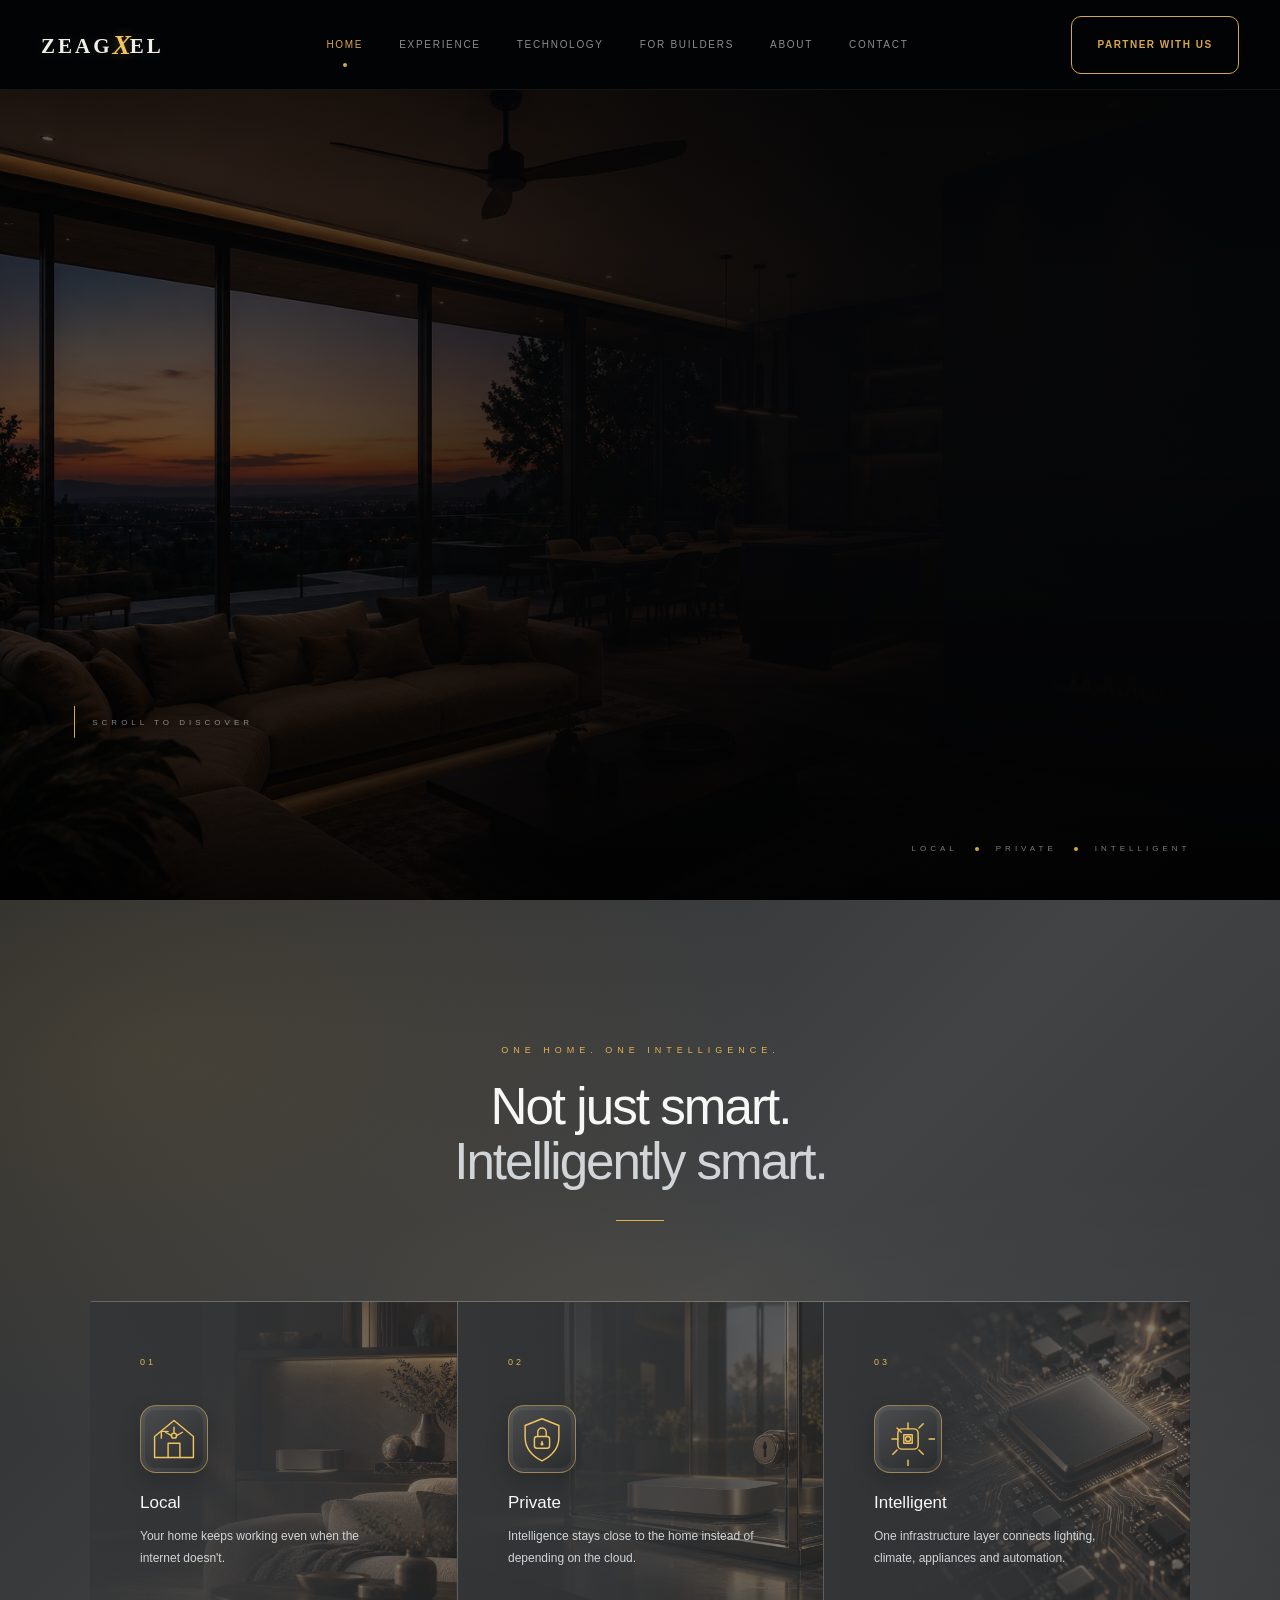
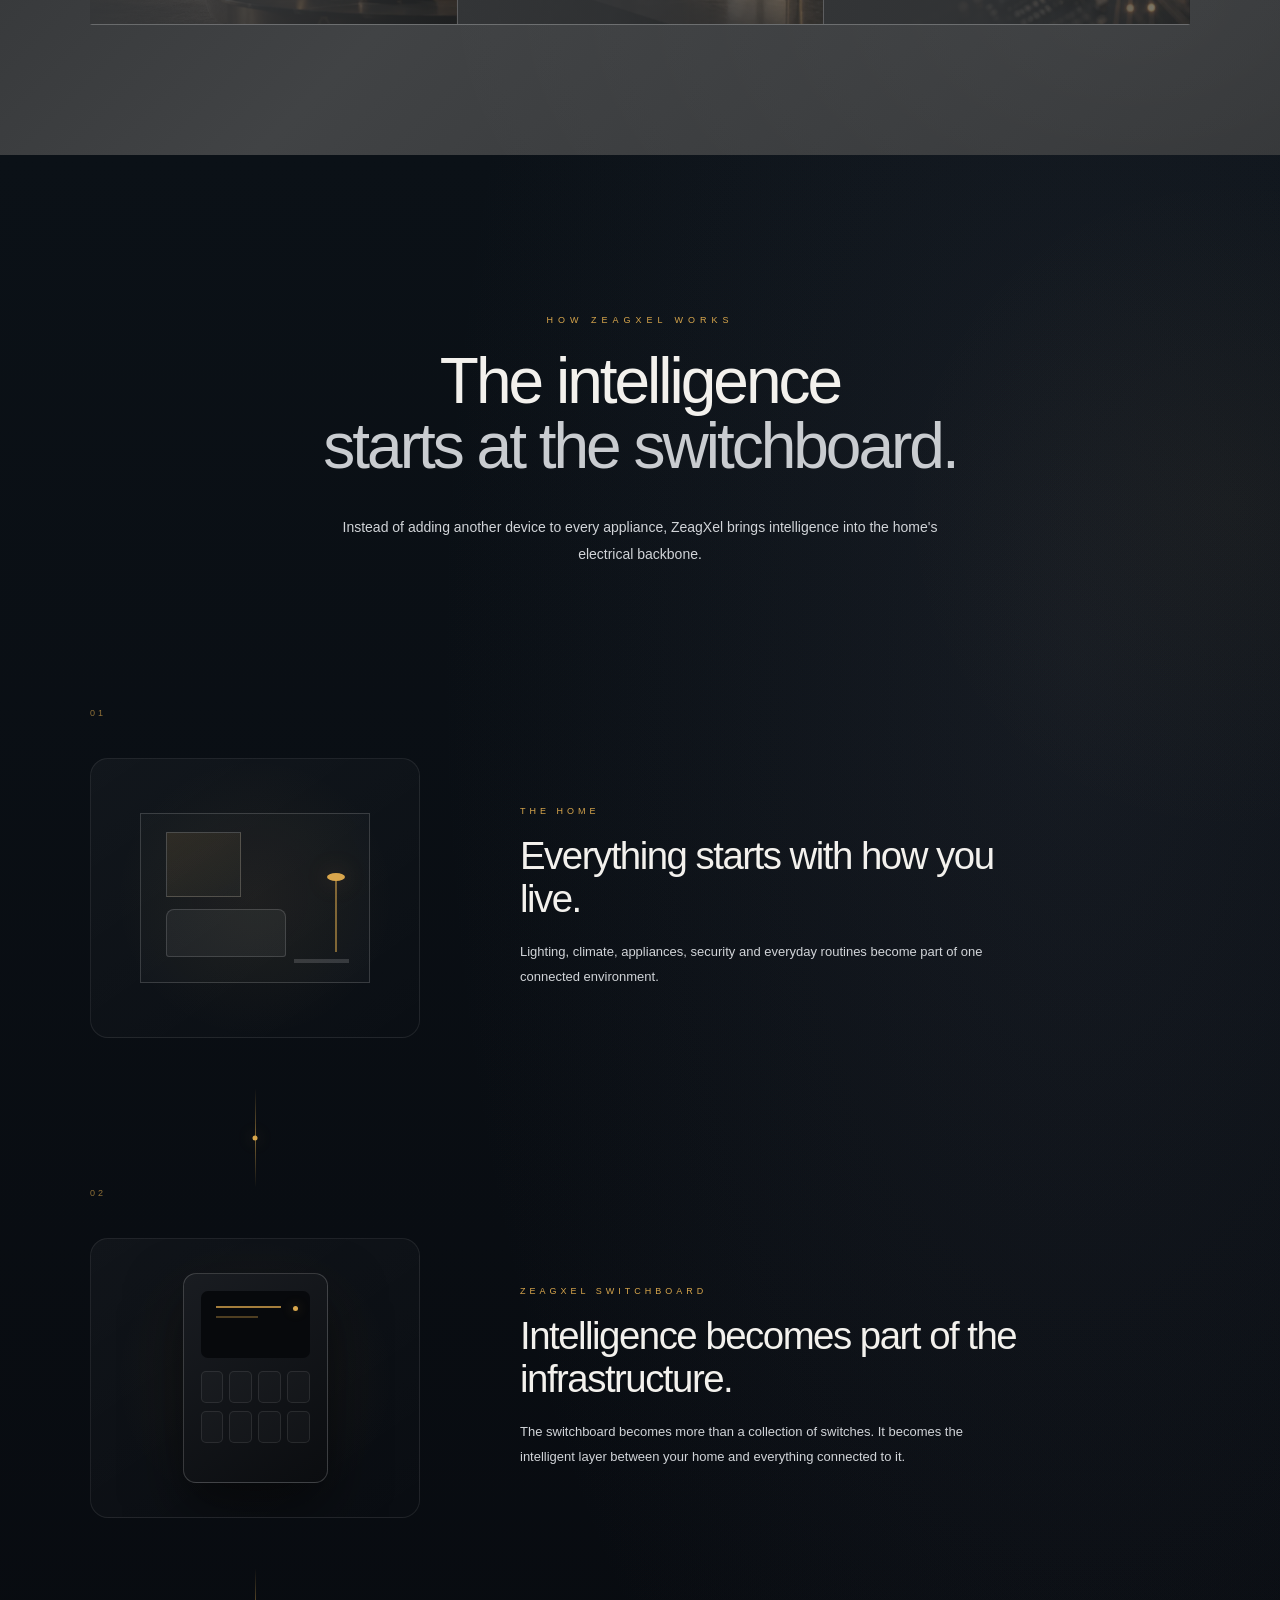
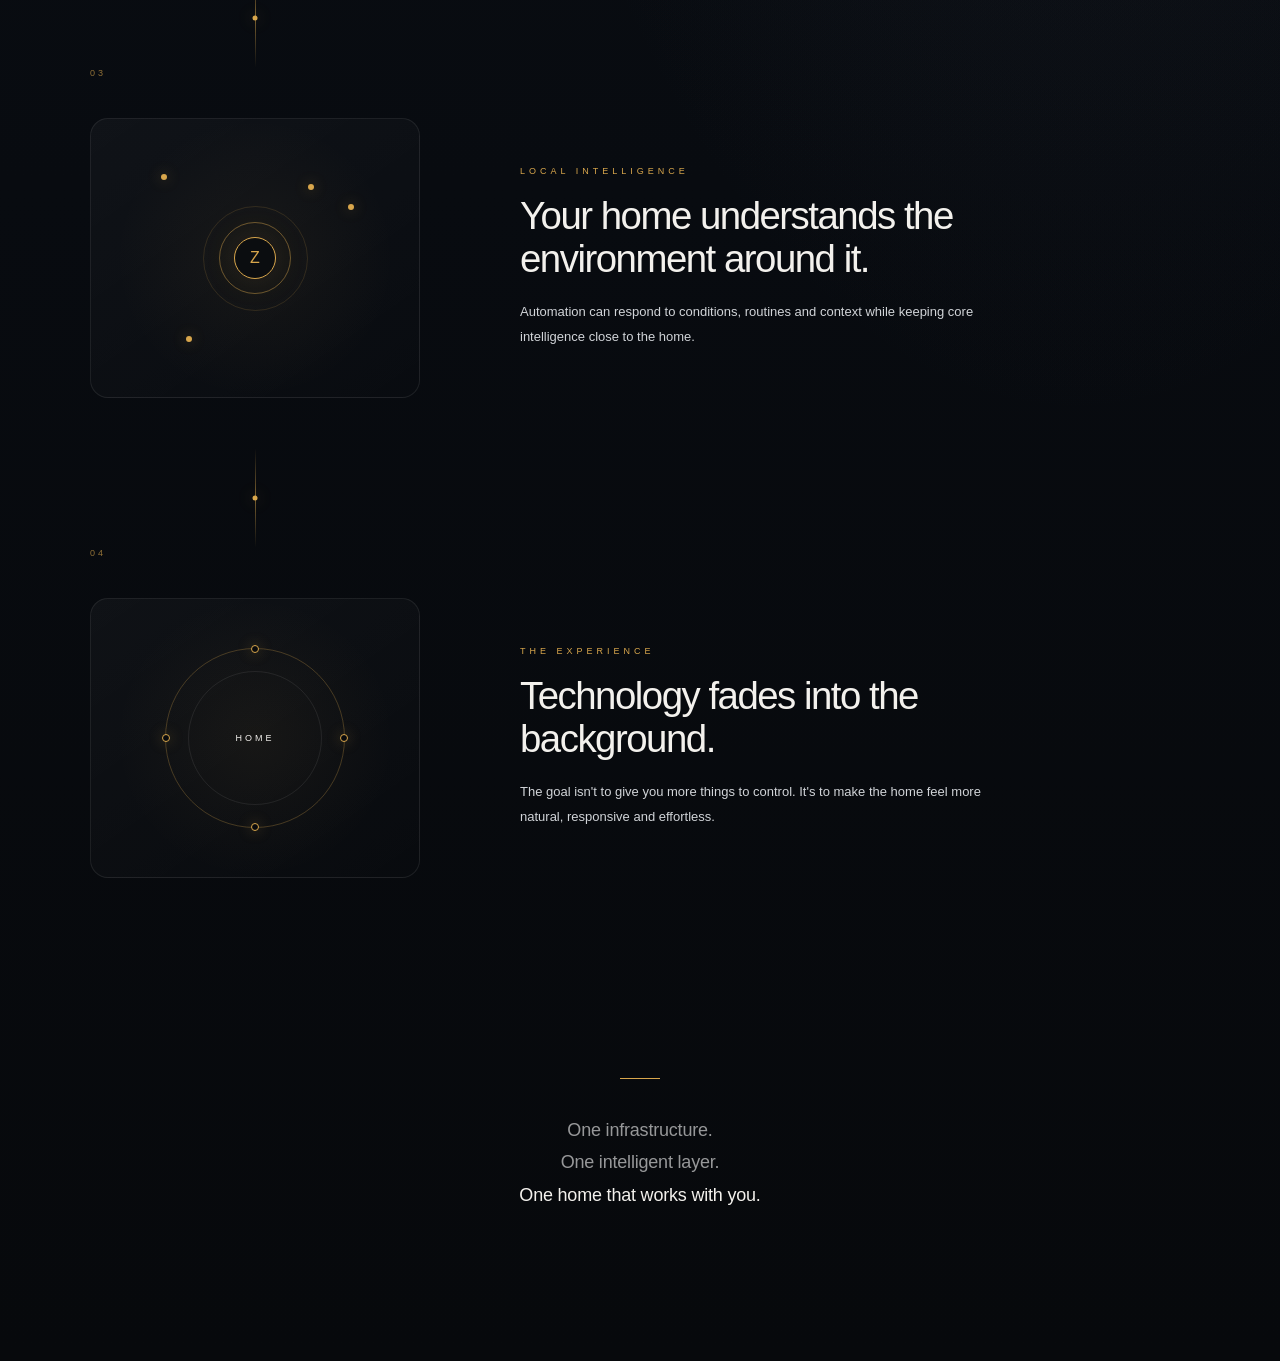
<file: index.html>
<!DOCTYPE html>
<html lang="en">

<head>
    <meta charset="UTF-8">
    <meta name="viewport" content="width=device-width, initial-scale=1.0">

    <!-- Primary SEO -->
    <title>ZeagXel Technologies | Smart Home Automation &amp; Electrical Infrastructure</title>
    <meta name="description" content="ZeagXel Technologies builds smart electrical infrastructure for homes and high-rise residential projects, combining local intelligence, automation, privacy and reliable smart-home control.">
    <meta name="robots" content="index, follow, max-image-preview:large, max-snippet:-1, max-video-preview:-1">
    <meta name="googlebot" content="index, follow">
    <meta name="author" content="ZeagXel Technologies">
    <meta name="application-name" content="ZeagXel">
    <meta name="theme-color" content="#0b0b0d">
    <link rel="canonical" href="https://zeagxel.com/">

    <!-- Open Graph: sharing previews -->
    <meta property="og:locale" content="en_IN">
    <meta property="og:type" content="website">
    <meta property="og:site_name" content="ZeagXel Technologies">
    <meta property="og:title" content="ZeagXel Technologies | Smart Electrical Infrastructure">
    <meta property="og:description" content="Intelligent, offline-first smart-home infrastructure for homes and residential projects across India.">
    <meta property="og:url" content="https://zeagxel.com/">

    <!-- X/Twitter sharing preview -->
    <meta name="twitter:card" content="summary">
    <meta name="twitter:title" content="ZeagXel Technologies | Smart Electrical Infrastructure">
    <meta name="twitter:description" content="Smart electrical infrastructure, local intelligence and unified home automation by ZeagXel.">

    <!-- Stylesheets -->
    <link rel="stylesheet" href="css/style.css">
    <link rel="stylesheet" href="css/navbar.css">
    <link rel="stylesheet" href="css/hero.css">
    <link rel="stylesheet" href="css/sections.css">
    <link rel="stylesheet" href="css/responsive.css">

    <!-- Structured data: organization and website -->
    <script type="application/ld+json">
    {
      "@context": "https://schema.org",
      "@type": "Organization",
      "@id": "https://zeagxel.com/#organization",
      "name": "ZeagXel Technologies",
      "alternateName": "ZeagXel",
      "url": "https://zeagxel.com/",
      "description": "ZeagXel Technologies builds smart electrical infrastructure for homes and high-rise residential projects, combining smart switchboards, automation, appliance integration, sensors, energy intelligence and local-first control.",
      "knowsAbout": [
        "Smart home infrastructure",
        "Smart electrical systems",
        "Home automation",
        "Building automation",
        "Internet of Things",
        "Electrical intelligence",
        "Energy monitoring"
      ]
    }
    </script>
    <script type="application/ld+json">
    {
      "@context": "https://schema.org",
      "@type": "WebSite",
      "@id": "https://zeagxel.com/#website",
      "url": "https://zeagxel.com/",
      "name": "ZeagXel Technologies",
      "alternateName": "ZeagXel",
      "publisher": { "@id": "https://zeagxel.com/#organization" },
      "inLanguage": "en-IN"
    }
    </script>
</head>


<body>

<!-- =====================================================
     NAVBAR
====================================================== -->

<header class="navbar">


    <a
        href="index.html"
        class="brand"
    >
        ZEAG<span>X</span>EL
    </a>


    <nav class="nav-links">

        <a
            href="index.html"
            class="active"
        >
            HOME
        </a>

        <a href="pages/experience.html">
            EXPERIENCE
        </a>

        <a href="pages/technology.html">
            TECHNOLOGY
        </a>

        <a href="pages/builders.html">
            FOR BUILDERS
        </a>

        <a href="pages/about.html">
            ABOUT
        </a>

        <a href="pages/contact.html">
            CONTACT
        </a>

    </nav>


    <a
        href="pages/contact.html"
        class="nav-partner"
    >
        PARTNER WITH US
    </a>


</header>



<!-- =====================================================
     MAIN
====================================================== -->

<main>


<!-- =====================================================
     HERO
====================================================== -->

<section
    class="hero"
    id="home"
>


    <div class="hero-overlay"></div>


    <div class="hero-content">


        <div class="hero-eyebrow">
            THE FUTURE OF SMART LIVING
        </div>


        <h1>

            Intelligence,
            <br>

            built into
            <br>

            <span>
                the home.
            </span>

        </h1>


        <p class="hero-description">

            ZeagXel is building a new generation
            of smart-home infrastructure—designed
            around local intelligence, seamless
            automation, privacy and reliability.

        </p>


        <div class="hero-actions">


            <a
                href="#intelligence"
                class="hero-primary"
            >

                <span>
                    EXPLORE ZEAGXEL
                </span>

                <strong>
                    →
                </strong>

            </a>


            <a
                href="pages/builders.html"
                class="hero-secondary"
            >

                <span>
                    FOR BUILDERS
                </span>

                <strong>
                    ↗
                </strong>

            </a>


        </div>


        <div class="hero-scroll">

            <span class="scroll-line"></span>

            <span>
                SCROLL TO DISCOVER
            </span>

        </div>


    </div>



    <!-- =================================================
         HERO PRODUCT
    ================================================== -->

    <div class="hero-product-wrapper">


        <div class="hero-product-card">


            <div class="product-header">

                <span>
                    ZEAGXEL HOME
                </span>


                <div class="product-time">

                    <time class="product-clock" aria-label="Current local time">
                        --:--:--
                    </time>

                    <small>
                        24°C
                    </small>

                </div>

            </div>



            <div class="product-body">


                <div class="product-message">

                    <span class="product-message-copy">
                        Everything
                        <br>
                        Intelligently
                        <br>
                        Connected
                    </span>

                    <svg class="product-mark" viewBox="0 0 92 50" role="img" aria-label="ZX logo" xmlns="http://www.w3.org/2000/svg">
                        <defs>
                            <linearGradient id="zx-metal" x1="0" y1="0" x2="0.85" y2="1">
                                <stop offset="0" stop-color="#fff0b2" />
                                <stop offset="0.22" stop-color="#e8b94e" />
                                <stop offset="0.52" stop-color="#fff0a0" />
                                <stop offset="0.78" stop-color="#bd7d18" />
                                <stop offset="1" stop-color="#ffe08a" />
                            </linearGradient>
                        </defs>
                        <path d="M4 5h44l2 5-31 27h27l-3 8H2l-2-5 31-27H2z" fill="url(#zx-metal)" stroke="#ffe49b" stroke-width=".7" />
                        <path d="M55 5h9l24 40h-10L54 10zM78 5h10L64 45h-10z" fill="url(#zx-metal)" stroke="#ffe49b" stroke-width=".7" />
                    </svg>

                </div>


                <div class="product-orbit"></div>


            </div>



            <div class="product-controls">


                <button
                    class="product-control lighting-control"
                    type="button"
                    aria-pressed="false"
                >

                    <div>

                        <span>
                            Lighting
                        </span>

                        <small>
                            4 OFF
                        </small>

                    </div>

                    <b>
                        ›
                    </b>

                </button>


                <button
                    class="product-control climate-control"
                    type="button"
                    aria-pressed="false"
                >

                    <div>

                        <span>
                            Climate
                        </span>

                        <small>
                            24°C
                        </small>

                    </div>

                    <b>
                        ›
                    </b>

                </button>


                <button
                    class="product-control security-control"
                    type="button"
                    aria-pressed="false"
                >

                    <div>

                        <span>
                            Security
                        </span>

                        <small>
                            ARMED
                        </small>

                    </div>

                    <b>
                        ›
                    </b>

                </button>


                <div class="product-control">

                    <div>

                        <span>
                            Energy
                        </span>

                        <small>
                            OPTIMAL
                        </small>

                    </div>

                    <b>
                        ›
                    </b>

                </div>


            </div>



            <div class="product-footer">

                <span>
                    ✦ LOCAL
                </span>

                <span>
                    ✦ PRIVATE
                </span>

                <span>
                    ✦ INTELLIGENT
                </span>

            </div>


        </div>


    </div>



    <div class="hero-bottom-label">

        <span>
            LOCAL
        </span>

        <i></i>

        <span>
            PRIVATE
        </span>

        <i></i>

        <span>
            INTELLIGENT
        </span>

    </div>


</section>



<!-- =====================================================
     SECTION 01
     ONE HOME. ONE INTELLIGENCE.
====================================================== -->

<section
    class="intelligence-section"
    id="intelligence"
>


    <div class="section-eyebrow">

        ONE HOME. ONE INTELLIGENCE.

    </div>


    <h2>

        Not just smart.
        <br>

        <span>
            Intelligently smart.
        </span>

    </h2>


    <div class="section-line"></div>



    <div class="intelligence-pillars">


        <article class="intelligence-pillar">

            <div class="pillar-number">
                01
            </div>


            <div class="pillar-icon">
                <svg viewBox="0 0 64 64" aria-hidden="true">
                    <path d="M9 29 32 10l23 19v25H9z" />
                    <path d="M25 54V37h14v17M17 31v-8h8" />
                    <circle cx="32" cy="28" r="3" />
                    <path d="M32 25v-7m-3 10-7-4m13 4 7-4" />
                </svg>
            </div>


            <h3>
                Local
            </h3>


            <p>
                Your home keeps working even
                when the internet doesn't.
            </p>


        </article>



        <article class="intelligence-pillar">

            <div class="pillar-number">
                02
            </div>


            <div class="pillar-icon">
                <svg viewBox="0 0 64 64" aria-hidden="true">
                    <path d="M32 8 52 16v14c0 13-8 22-20 28C20 52 12 43 12 30V16z" />
                    <rect x="23" y="29" width="18" height="14" rx="3" />
                    <path d="M27 29v-5a5 5 0 0 1 10 0v5m-5 6v3" />
                    <circle cx="32" cy="38" r="1" />
                </svg>
            </div>


            <h3>
                Private
            </h3>


            <p>
                Intelligence stays close to
                the home instead of depending
                on the cloud.
            </p>


        </article>



        <article class="intelligence-pillar">

            <div class="pillar-number">
                03
            </div>


            <div class="pillar-icon">
                <svg viewBox="0 0 64 64" aria-hidden="true">
                    <rect x="20" y="20" width="24" height="24" rx="5" />
                    <path d="M27 27h10v10H27zM32 20v-7m0 51v-7M20 32h-7m51 0h-7M24 24l-5-5m26 26 5 5m0-36-5 5m-26 26-5 5" />
                    <circle cx="32" cy="32" r="3" />
                </svg>
            </div>


            <h3>
                Intelligent
            </h3>


            <p>
                One infrastructure layer
                connects lighting, climate,
                appliances and automation.
            </p>


        </article>


    </div>


</section>



<!-- =====================================================
     SECTION 02
     HOW ZEAGXEL WORKS
====================================================== -->

<section
    class="how-section"
    id="how-it-works"
>


    <div class="how-intro">


        <div class="section-eyebrow">

            HOW ZEAGXEL WORKS

        </div>


        <h2>

            The intelligence
            <br>

            <span>
                starts at the switchboard.
            </span>

        </h2>


        <p>

            Instead of adding another device to
            every appliance, ZeagXel brings
            intelligence into the home's electrical
            backbone.

        </p>


    </div>



    <!-- =================================================
         SYSTEM FLOW
    ================================================== -->

    <div class="system-flow">


        <!-- STEP 01 -->

        <article class="system-step">


            <div class="system-step-number">
                01
            </div>


            <div class="system-visual home-visual">


                <div class="visual-room">

                    <div class="visual-window"></div>

                    <div class="visual-sofa"></div>

                    <div class="visual-lamp"></div>

                    <div class="visual-table"></div>

                </div>


            </div>


            <div class="system-step-content">

                <div class="system-label">
                    THE HOME
                </div>

                <h3>
                    Everything starts
                    with how you live.
                </h3>

                <p>
                    Lighting, climate, appliances,
                    security and everyday routines
                    become part of one connected
                    environment.
                </p>

            </div>


        </article>



        <!-- CONNECTOR -->

        <div class="system-connector">

            <span></span>

        </div>



        <!-- STEP 02 -->

        <article class="system-step">


            <div class="system-step-number">
                02
            </div>


            <div class="system-visual switchboard-visual">


                <div class="switchboard">

                    <div class="switchboard-screen">

                        <div class="screen-line"></div>

                        <div class="screen-line short"></div>

                        <div class="screen-dot"></div>

                    </div>


                    <div class="switch-row">

                        <span></span>
                        <span></span>
                        <span></span>
                        <span></span>

                    </div>


                    <div class="switch-row">

                        <span></span>
                        <span></span>
                        <span></span>
                        <span></span>

                    </div>


                </div>


            </div>


            <div class="system-step-content">

                <div class="system-label">
                    ZEAGXEL SWITCHBOARD
                </div>

                <h3>
                    Intelligence becomes
                    part of the infrastructure.
                </h3>

                <p>
                    The switchboard becomes more
                    than a collection of switches.
                    It becomes the intelligent layer
                    between your home and everything
                    connected to it.
                </p>

            </div>


        </article>



        <!-- CONNECTOR -->

        <div class="system-connector">

            <span></span>

        </div>



        <!-- STEP 03 -->

        <article class="system-step">


            <div class="system-step-number">
                03
            </div>


            <div class="system-visual intelligence-visual">


                <div class="intelligence-core">

                    <div class="core-ring ring-one"></div>

                    <div class="core-ring ring-two"></div>

                    <div class="core-center">
                        Z
                    </div>

                </div>


                <div class="core-node node-one"></div>

                <div class="core-node node-two"></div>

                <div class="core-node node-three"></div>

                <div class="core-node node-four"></div>


            </div>


            <div class="system-step-content">

                <div class="system-label">
                    LOCAL INTELLIGENCE
                </div>

                <h3>
                    Your home understands
                    the environment around it.
                </h3>

                <p>
                    Automation can respond to
                    conditions, routines and
                    context while keeping core
                    intelligence close to the home.
                </p>

            </div>


        </article>



        <!-- CONNECTOR -->

        <div class="system-connector">

            <span></span>

        </div>



        <!-- STEP 04 -->

        <article class="system-step">


            <div class="system-step-number">
                04
            </div>


            <div class="system-visual experience-visual">


                <div class="experience-orbit">

                    <span class="orbit-node node-a"></span>

                    <span class="orbit-node node-b"></span>

                    <span class="orbit-node node-c"></span>

                    <span class="orbit-node node-d"></span>

                    <div class="experience-center">
                        HOME
                    </div>

                </div>


            </div>


            <div class="system-step-content">

                <div class="system-label">
                    THE EXPERIENCE
                </div>

                <h3>
                    Technology fades
                    into the background.
                </h3>

                <p>
                    The goal isn't to give you more
                    things to control. It's to make
                    the home feel more natural,
                    responsive and effortless.
                </p>

            </div>


        </article>


    </div>



    <!-- =================================================
         CLOSING STATEMENT
    ================================================== -->

    <div class="how-closing">


        <div class="closing-line"></div>


        <p>

            One infrastructure.
            <br>

            One intelligent layer.
            <br>

            <span>
                One home that works with you.
            </span>

        </p>


    </div>


</section>



</main>



<!-- =====================================================
     JAVASCRIPT
====================================================== -->

<script src="js/main.js"></script>

<script src="js/animations.js"></script>


</body>

</html>
</file>
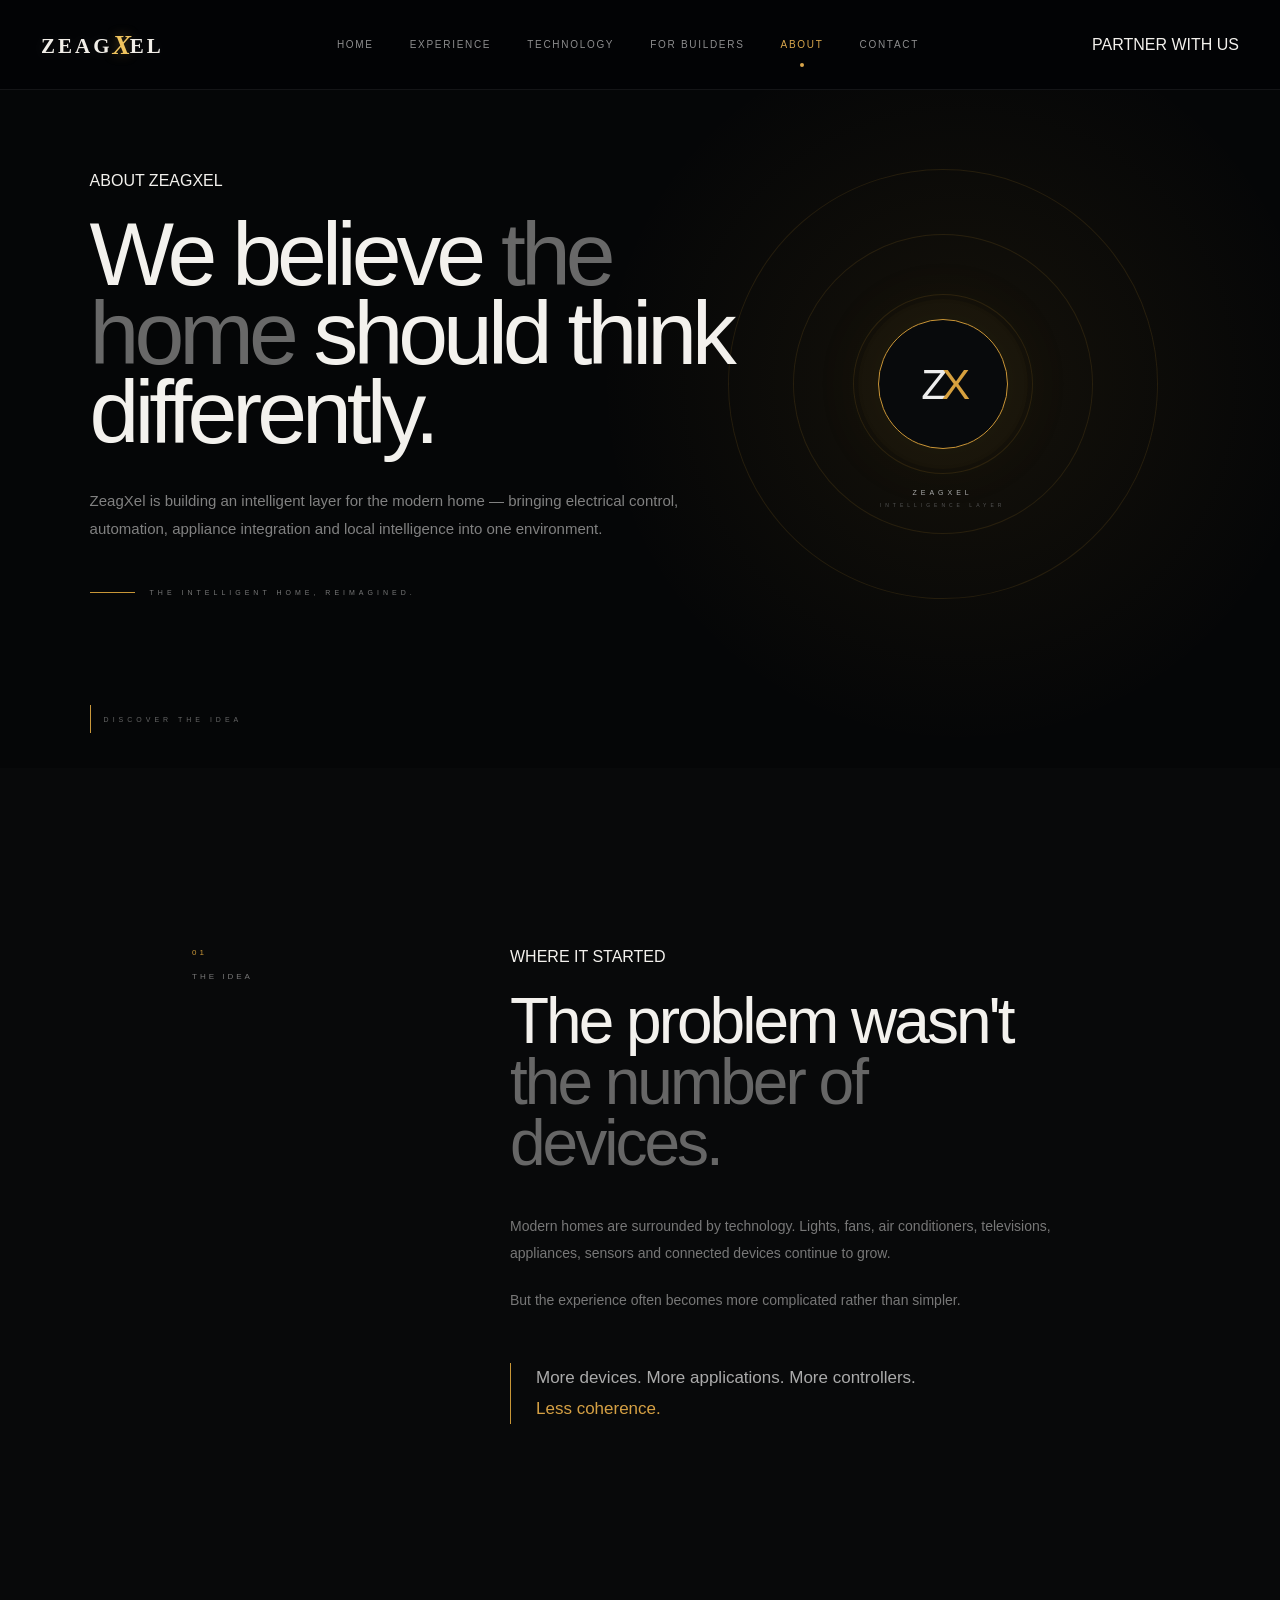
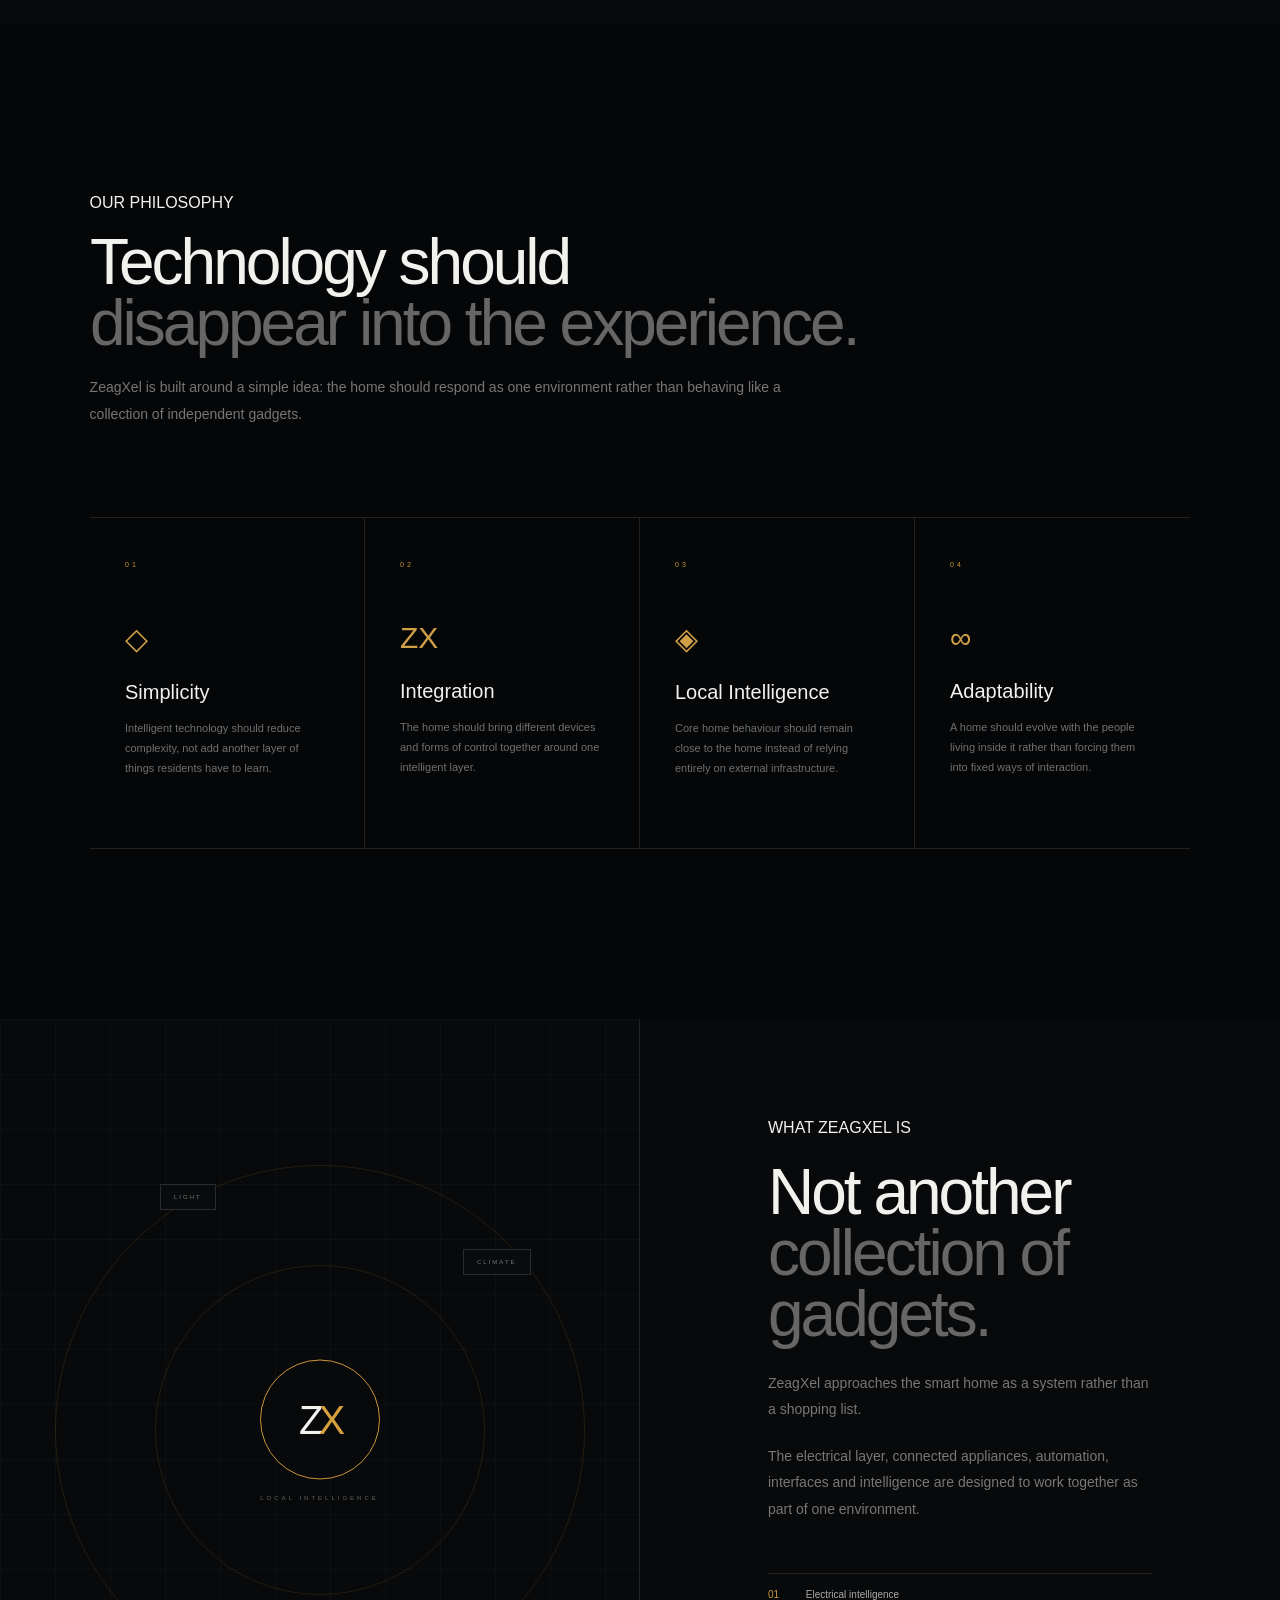
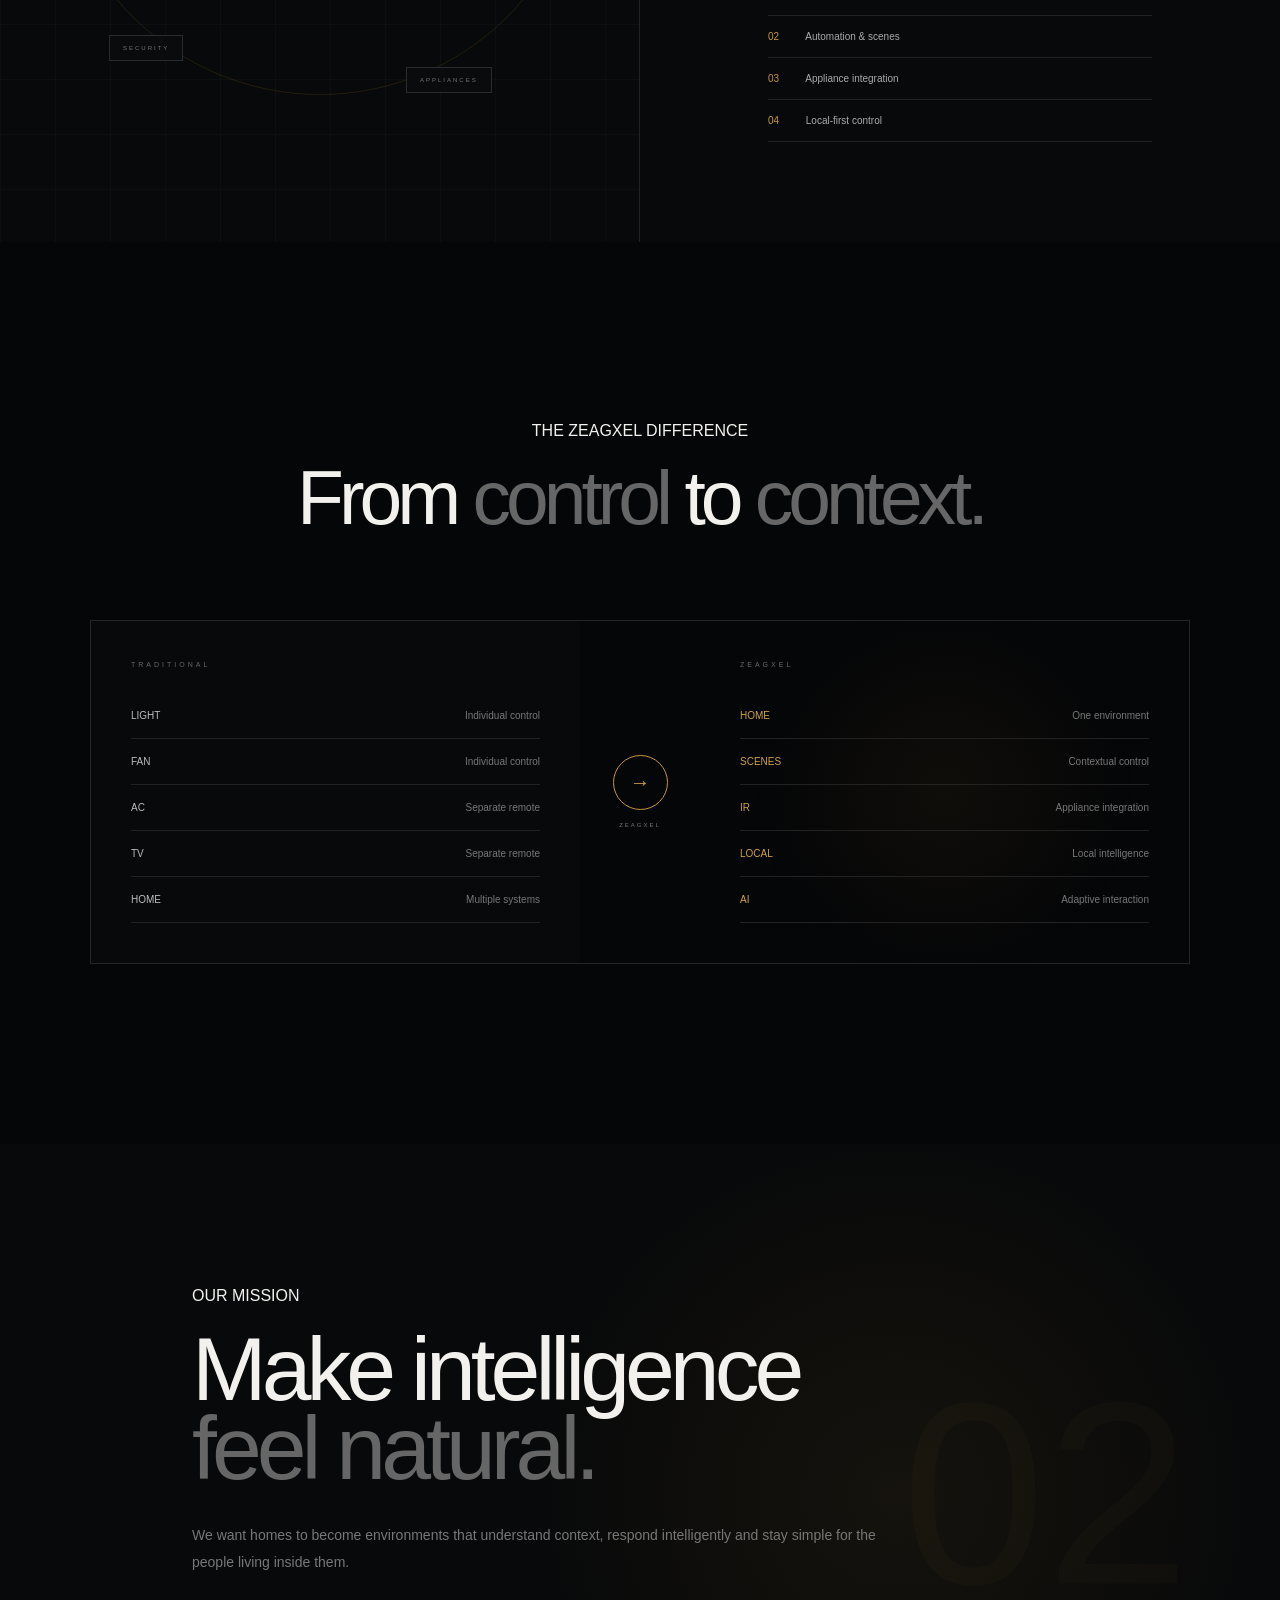
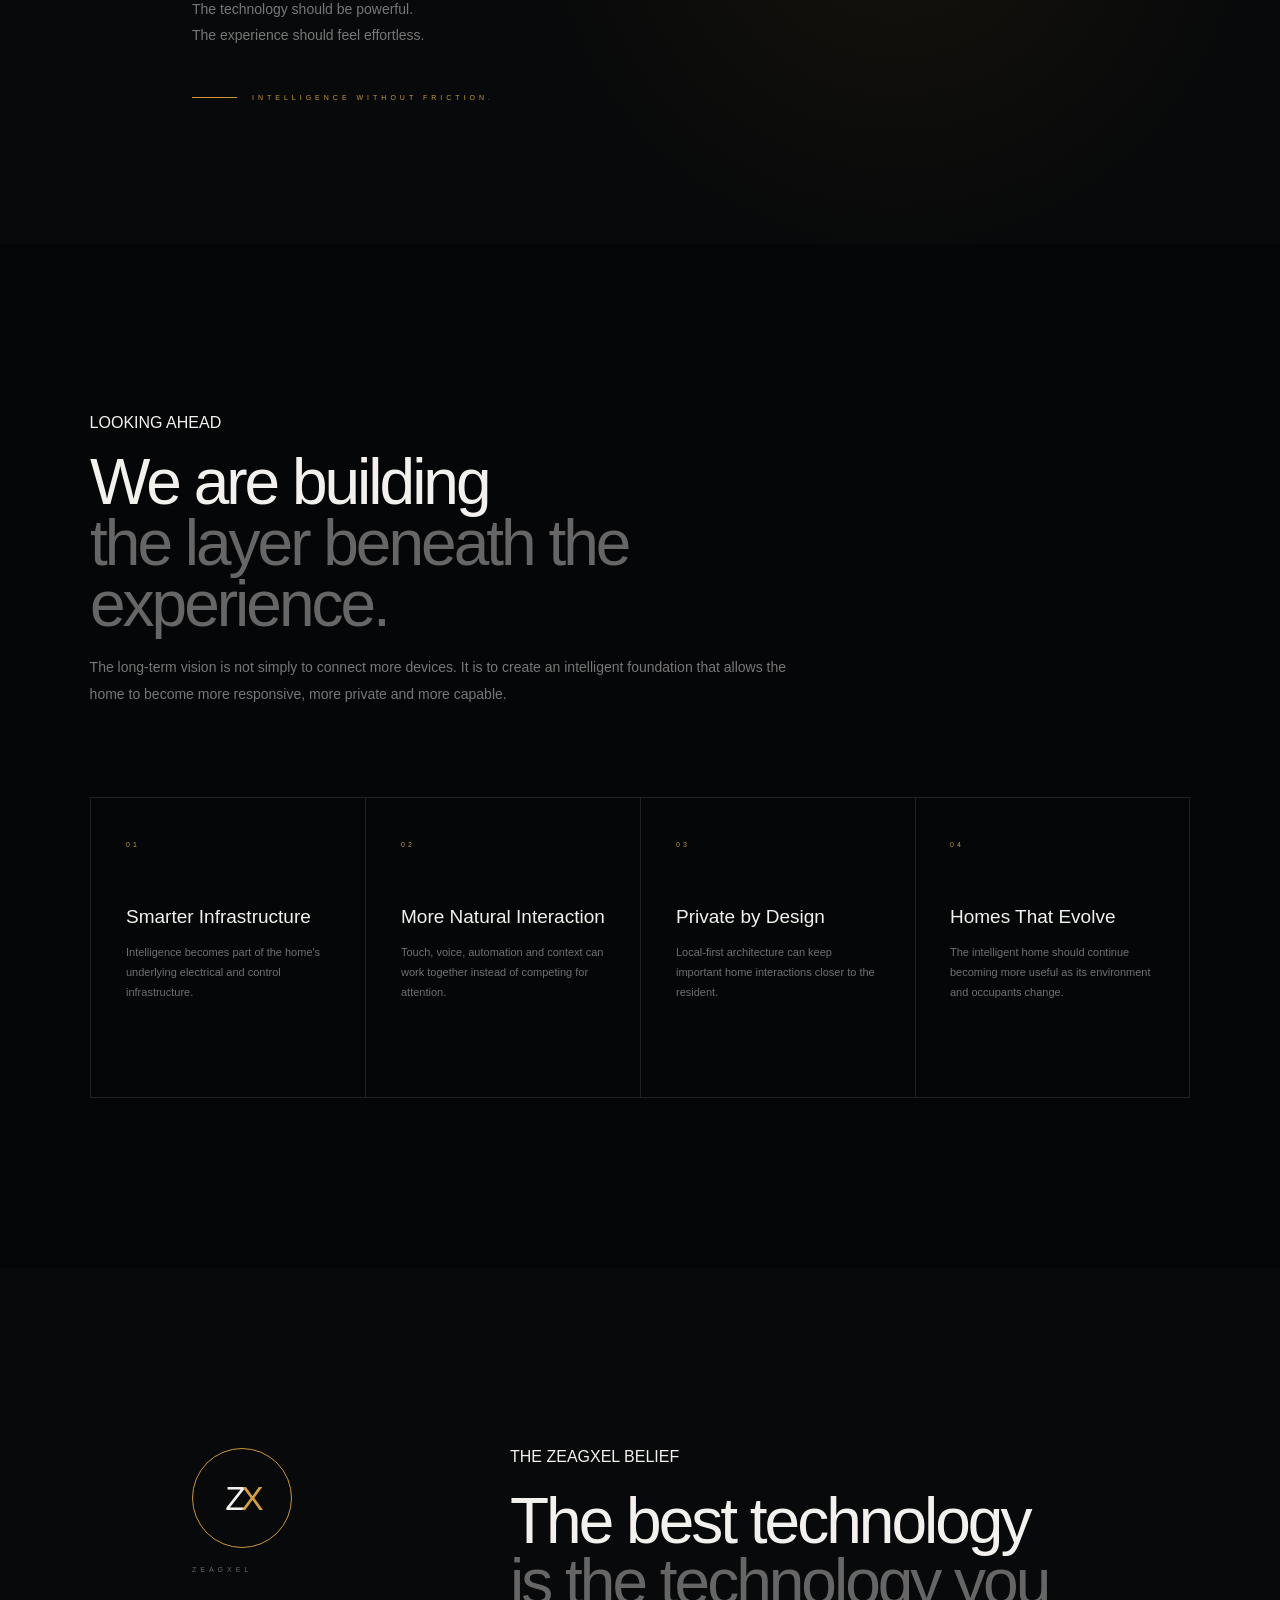
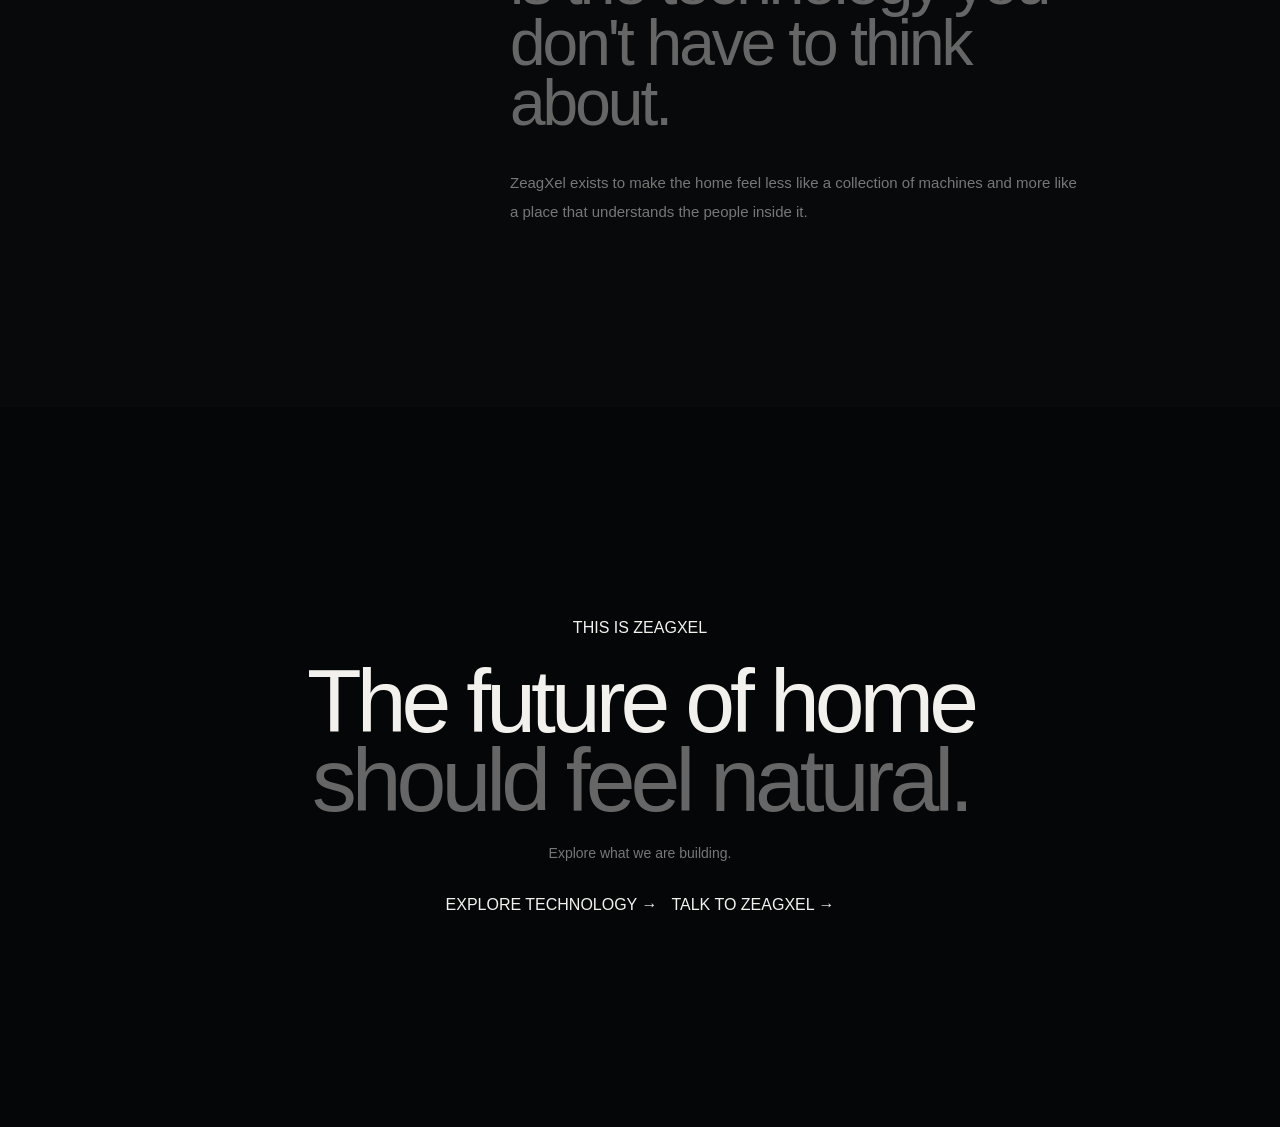
<file: pages/about.html>
<!DOCTYPE html>
<html lang="en">

<head>

    <meta charset="UTF-8">

    <meta
        name="viewport"
        content="width=device-width, initial-scale=1.0"
    >

    <title>About | ZeagXel</title>

    <link
        rel="stylesheet"
        href="../css/style.css"
    >

    <link
        rel="stylesheet"
        href="../css/navbar.css"
    >

    <link
        rel="stylesheet"
        href="../css/about.css"
    >

</head>


<body>

<!-- =====================================================
     NAVBAR
     ===================================================== -->

<header class="navbar">

    <a
        href="../index.html"
        class="brand"
    >
        ZEAG<span>X</span>EL
    </a>


    <nav class="nav-links">

        <a href="../index.html">
            HOME
        </a>


        <a href="experience.html">
            EXPERIENCE
        </a>


        <a href="technology.html">
            TECHNOLOGY
        </a>


        <a href="builders.html">
            FOR BUILDERS
        </a>


        <a
            href="about.html"
            class="active"
        >
            ABOUT

            <span class="nav-dot"></span>

        </a>


        <a href="contact.html">
            CONTACT
        </a>

    </nav>


    <a
        href="contact.html"
        class="nav-button"
    >
        PARTNER WITH US
    </a>

</header>



<main>


<!-- =====================================================
     HERO
     ===================================================== -->

<section class="about-hero">


    <div class="about-hero-content">


        <div class="eyebrow">
            ABOUT ZEAGXEL
        </div>


        <h1>

            We believe

            <span>
                the home
            </span>

            should think
            differently.

        </h1>


        <p>

            ZeagXel is building an intelligent layer for
            the modern home — bringing electrical control,
            automation, appliance integration and local
            intelligence into one environment.

        </p>


        <div class="about-hero-line">

            <span></span>

            THE INTELLIGENT HOME,
            REIMAGINED.

        </div>


    </div>



    <div class="about-hero-mark">


        <div class="about-orbit orbit-one"></div>

        <div class="about-orbit orbit-two"></div>

        <div class="about-orbit orbit-three"></div>


        <div class="about-core">

            <span>Z</span>

            <b>X</b>

        </div>


        <div class="about-core-label">

            ZEAGXEL

            <small>
                INTELLIGENCE LAYER
            </small>

        </div>


    </div>


    <div class="about-scroll">

        <span></span>

        DISCOVER THE IDEA

    </div>


</section>



<!-- =====================================================
     ORIGIN
     ===================================================== -->

<section class="about-origin">


    <div class="origin-label">

        <span>
            01
        </span>

        THE IDEA

    </div>


    <div class="origin-content">


        <div class="eyebrow">
            WHERE IT STARTED
        </div>


        <h2>

            The problem wasn't

            <span>
                the number of devices.
            </span>

        </h2>


        <p>

            Modern homes are surrounded by technology.
            Lights, fans, air conditioners, televisions,
            appliances, sensors and connected devices
            continue to grow.

        </p>


        <p>

            But the experience often becomes more
            complicated rather than simpler.

        </p>


        <p class="origin-highlight">

            More devices.
            More applications.
            More controllers.

            <br>

            <span>
                Less coherence.
            </span>

        </p>


    </div>


</section>



<!-- =====================================================
     PHILOSOPHY
     ===================================================== -->

<section class="philosophy-section">


    <div class="philosophy-heading">


        <div class="eyebrow">
            OUR PHILOSOPHY
        </div>


        <h2>

            Technology should

            <span>
                disappear into the experience.
            </span>

        </h2>


        <p>

            ZeagXel is built around a simple idea:
            the home should respond as one environment
            rather than behaving like a collection of
            independent gadgets.

        </p>

    </div>



    <div class="philosophy-grid">


        <div class="philosophy-card">

            <span class="philosophy-number">
                01
            </span>


            <div class="philosophy-symbol">
                ◇
            </div>


            <h3>
                Simplicity
            </h3>


            <p>

                Intelligent technology should reduce
                complexity, not add another layer of
                things residents have to learn.

            </p>

        </div>



        <div class="philosophy-card">

            <span class="philosophy-number">
                02
            </span>


            <div class="philosophy-symbol">
                ZX
            </div>


            <h3>
                Integration
            </h3>


            <p>

                The home should bring different
                devices and forms of control together
                around one intelligent layer.

            </p>

        </div>



        <div class="philosophy-card">

            <span class="philosophy-number">
                03
            </span>


            <div class="philosophy-symbol">
                ◈
            </div>


            <h3>
                Local Intelligence
            </h3>


            <p>

                Core home behaviour should remain
                close to the home instead of relying
                entirely on external infrastructure.

            </p>

        </div>



        <div class="philosophy-card">

            <span class="philosophy-number">
                04
            </span>


            <div class="philosophy-symbol">
                ∞
            </div>


            <h3>
                Adaptability
            </h3>


            <p>

                A home should evolve with the people
                living inside it rather than forcing
                them into fixed ways of interaction.

            </p>

        </div>


    </div>


</section>



<!-- =====================================================
     WHAT ZEAGXEL IS
     ===================================================== -->

<section class="identity-section">


    <div class="identity-visual">


        <div class="identity-grid"></div>


        <div class="identity-circle circle-one"></div>

        <div class="identity-circle circle-two"></div>


        <div class="identity-node node-one">
            LIGHT
        </div>

        <div class="identity-node node-two">
            CLIMATE
        </div>

        <div class="identity-node node-three">
            SECURITY
        </div>

        <div class="identity-node node-four">
            APPLIANCES
        </div>


        <div class="identity-center">

            <div class="identity-zx">
                Z<span>X</span>
            </div>

            <small>
                LOCAL INTELLIGENCE
            </small>

        </div>


    </div>



    <div class="identity-content">


        <div class="eyebrow">
            WHAT ZEAGXEL IS
        </div>


        <h2>

            Not another

            <span>
                collection of gadgets.
            </span>

        </h2>


        <p>

            ZeagXel approaches the smart home as a
            system rather than a shopping list.

        </p>


        <p>

            The electrical layer, connected appliances,
            automation, interfaces and intelligence are
            designed to work together as part of one
            environment.

        </p>


        <div class="identity-points">


            <div>

                <span>
                    01
                </span>

                Electrical intelligence

            </div>


            <div>

                <span>
                    02
                </span>

                Automation & scenes

            </div>


            <div>

                <span>
                    03
                </span>

                Appliance integration

            </div>


            <div>

                <span>
                    04
                </span>

                Local-first control

            </div>


        </div>


    </div>


</section>



<!-- =====================================================
     DIFFERENCE
     ===================================================== -->

<section class="difference-section">


    <div class="difference-heading">


        <div class="eyebrow">
            THE ZEAGXEL DIFFERENCE
        </div>


        <h2>

            From

            <span>
                control
            </span>

            to

            <span>
                context.
            </span>

        </h2>


    </div>



    <div class="difference-comparison">


        <div class="difference-side old">


            <div class="difference-title">
                TRADITIONAL
            </div>


            <div class="difference-line">

                <span>
                    LIGHT
                </span>

                Individual control

            </div>


            <div class="difference-line">

                <span>
                    FAN
                </span>

                Individual control

            </div>


            <div class="difference-line">

                <span>
                    AC
                </span>

                Separate remote

            </div>


            <div class="difference-line">

                <span>
                    TV
                </span>

                Separate remote

            </div>


            <div class="difference-line">

                <span>
                    HOME
                </span>

                Multiple systems

            </div>


        </div>



        <div class="difference-center">


            <div class="difference-arrow">

                →

            </div>


            <span>

                ZEAGXEL

            </span>


        </div>



        <div class="difference-side new">


            <div class="difference-title">
                ZEAGXEL
            </div>


            <div class="difference-line">

                <span>
                    HOME
                </span>

                One environment

            </div>


            <div class="difference-line">

                <span>
                    SCENES
                </span>

                Contextual control

            </div>


            <div class="difference-line">

                <span>
                    IR
                </span>

                Appliance integration

            </div>


            <div class="difference-line">

                <span>
                    LOCAL
                </span>

                Local intelligence

            </div>


            <div class="difference-line">

                <span>
                    AI
                </span>

                Adaptive interaction

            </div>


        </div>


    </div>


</section>



<!-- =====================================================
     MISSION
     ===================================================== -->

<section class="mission-section">


    <div class="mission-number">
        02
    </div>


    <div class="mission-content">


        <div class="eyebrow">
            OUR MISSION
        </div>


        <h2>

            Make intelligence

            <span>
                feel natural.
            </span>

        </h2>


        <p>

            We want homes to become environments that
            understand context, respond intelligently and
            stay simple for the people living inside them.

        </p>


        <p>

            The technology should be powerful.

            <br>

            The experience should feel effortless.

        </p>


        <div class="mission-statement">

            <span></span>

            INTELLIGENCE WITHOUT FRICTION.

        </div>


    </div>


</section>



<!-- =====================================================
     BUILDING THE FUTURE
     ===================================================== -->

<section class="future-section">


    <div class="future-heading">


        <div class="eyebrow">
            LOOKING AHEAD
        </div>


        <h2>

            We are building

            <span>
                the layer beneath the experience.
            </span>

        </h2>


        <p>

            The long-term vision is not simply to connect
            more devices. It is to create an intelligent
            foundation that allows the home to become more
            responsive, more private and more capable.

        </p>


    </div>



    <div class="future-grid">


        <div class="future-card">

            <span>
                01
            </span>


            <h3>
                Smarter Infrastructure
            </h3>


            <p>

                Intelligence becomes part of the home's
                underlying electrical and control
                infrastructure.

            </p>

        </div>



        <div class="future-card">

            <span>
                02
            </span>


            <h3>
                More Natural Interaction
            </h3>


            <p>

                Touch, voice, automation and context can
                work together instead of competing for
                attention.

            </p>

        </div>



        <div class="future-card">

            <span>
                03
            </span>


            <h3>
                Private by Design
            </h3>


            <p>

                Local-first architecture can keep important
                home interactions closer to the resident.

            </p>

        </div>



        <div class="future-card">

            <span>
                04
            </span>


            <h3>
                Homes That Evolve
            </h3>


            <p>

                The intelligent home should continue
                becoming more useful as its environment
                and occupants change.

            </p>

        </div>


    </div>


</section>



<!-- =====================================================
     FOUNDER / COMPANY STATEMENT
     ===================================================== -->

<section class="founder-section">


    <div class="founder-mark">

        <div class="founder-zx">

            Z<span>X</span>

        </div>


        <span>
            ZEAGXEL
        </span>

    </div>



    <div class="founder-content">


        <div class="eyebrow">
            THE ZEAGXEL BELIEF
        </div>


        <h2>

            The best technology

            <span>
                is the technology
                you don't have to think about.
            </span>

        </h2>


        <p>

            ZeagXel exists to make the home feel less
            like a collection of machines and more like
            a place that understands the people inside it.

        </p>


    </div>


</section>



<!-- =====================================================
     FINAL CTA
     ===================================================== -->

<section class="about-final">


    <div class="eyebrow">
        THIS IS ZEAGXEL
    </div>


    <h2>

        The future of home

        <span>
            should feel natural.
        </span>

    </h2>


    <p>

        Explore what we are building.

    </p>


    <div class="about-final-actions">


        <a
            href="technology.html"
            class="gold-button"
        >

            EXPLORE TECHNOLOGY

            <span>
                →
            </span>

        </a>


        <a
            href="contact.html"
            class="outline-button"
        >

            TALK TO ZEAGXEL

            <span>
                →
            </span>

        </a>


    </div>


</section>


</main>



<script src="../js/about.js"></script>
<script src="../js/animations.js"></script>


</body>

</html>
</file>
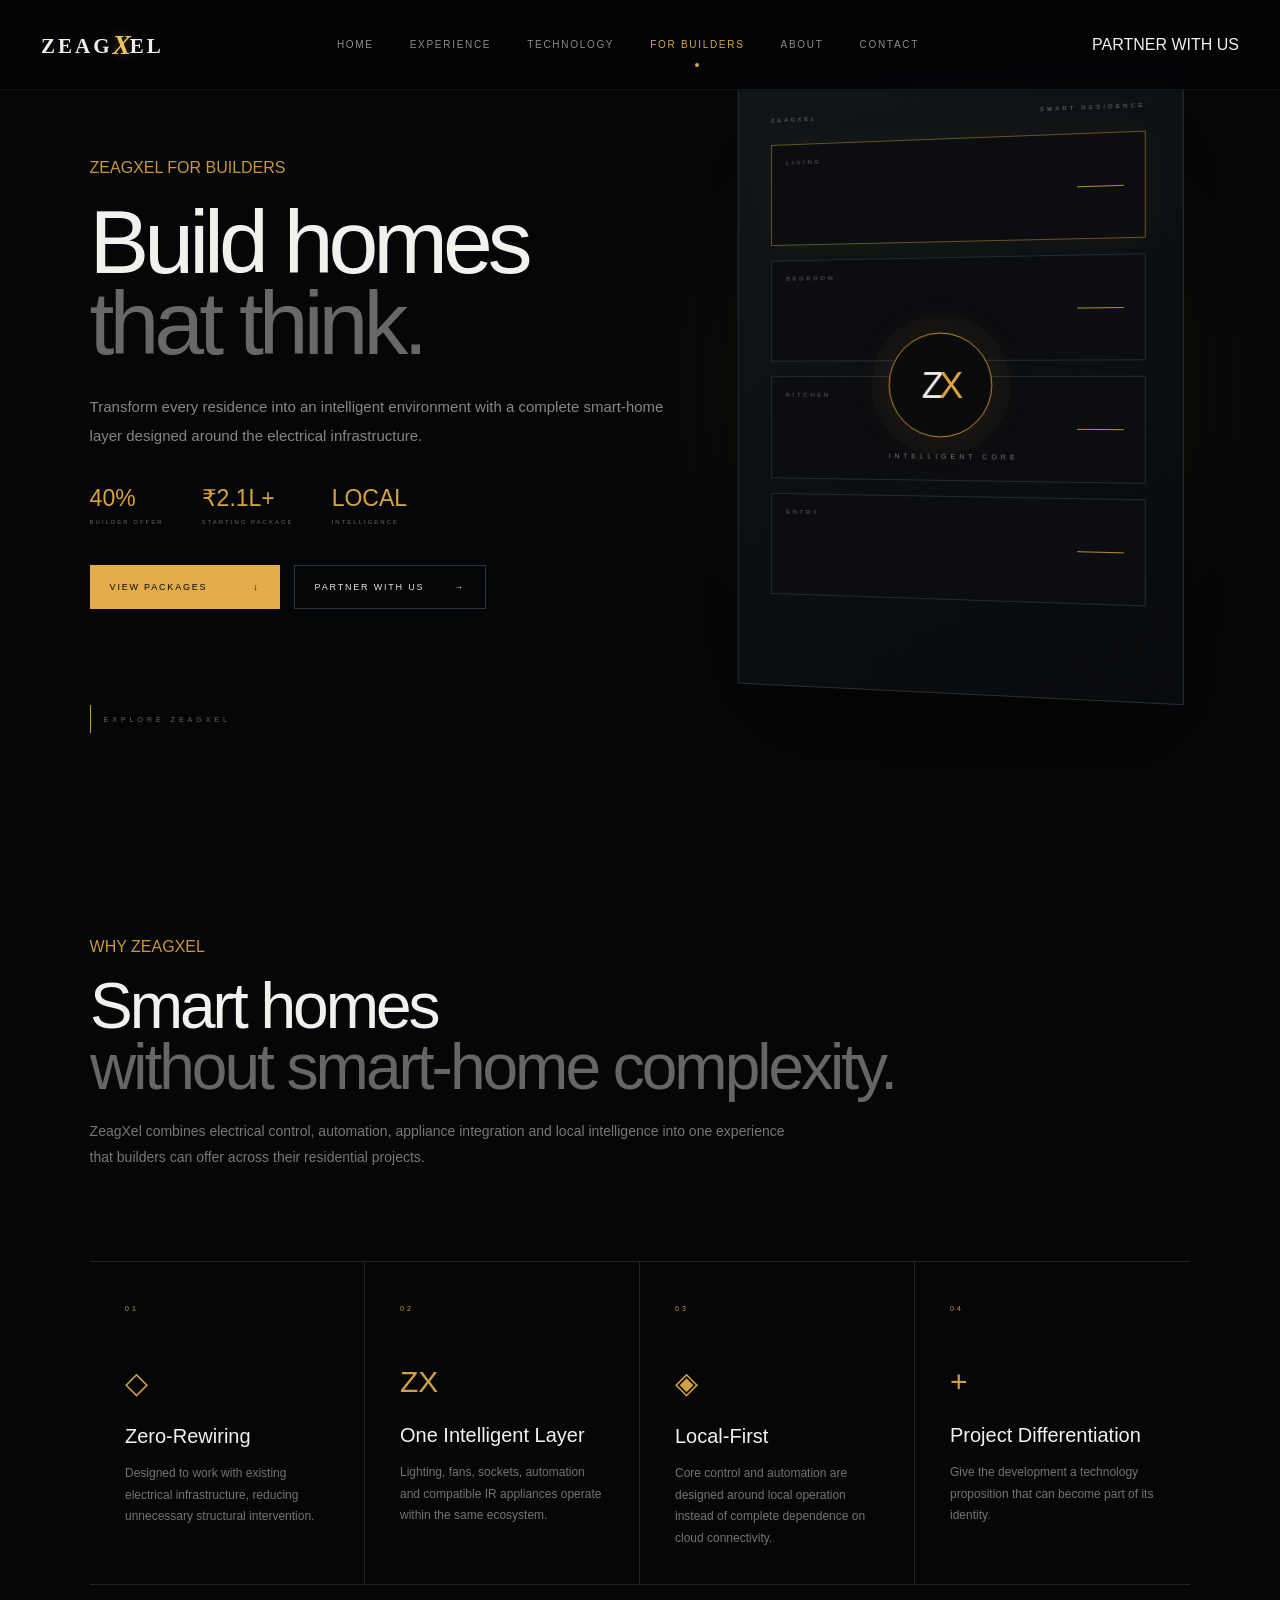
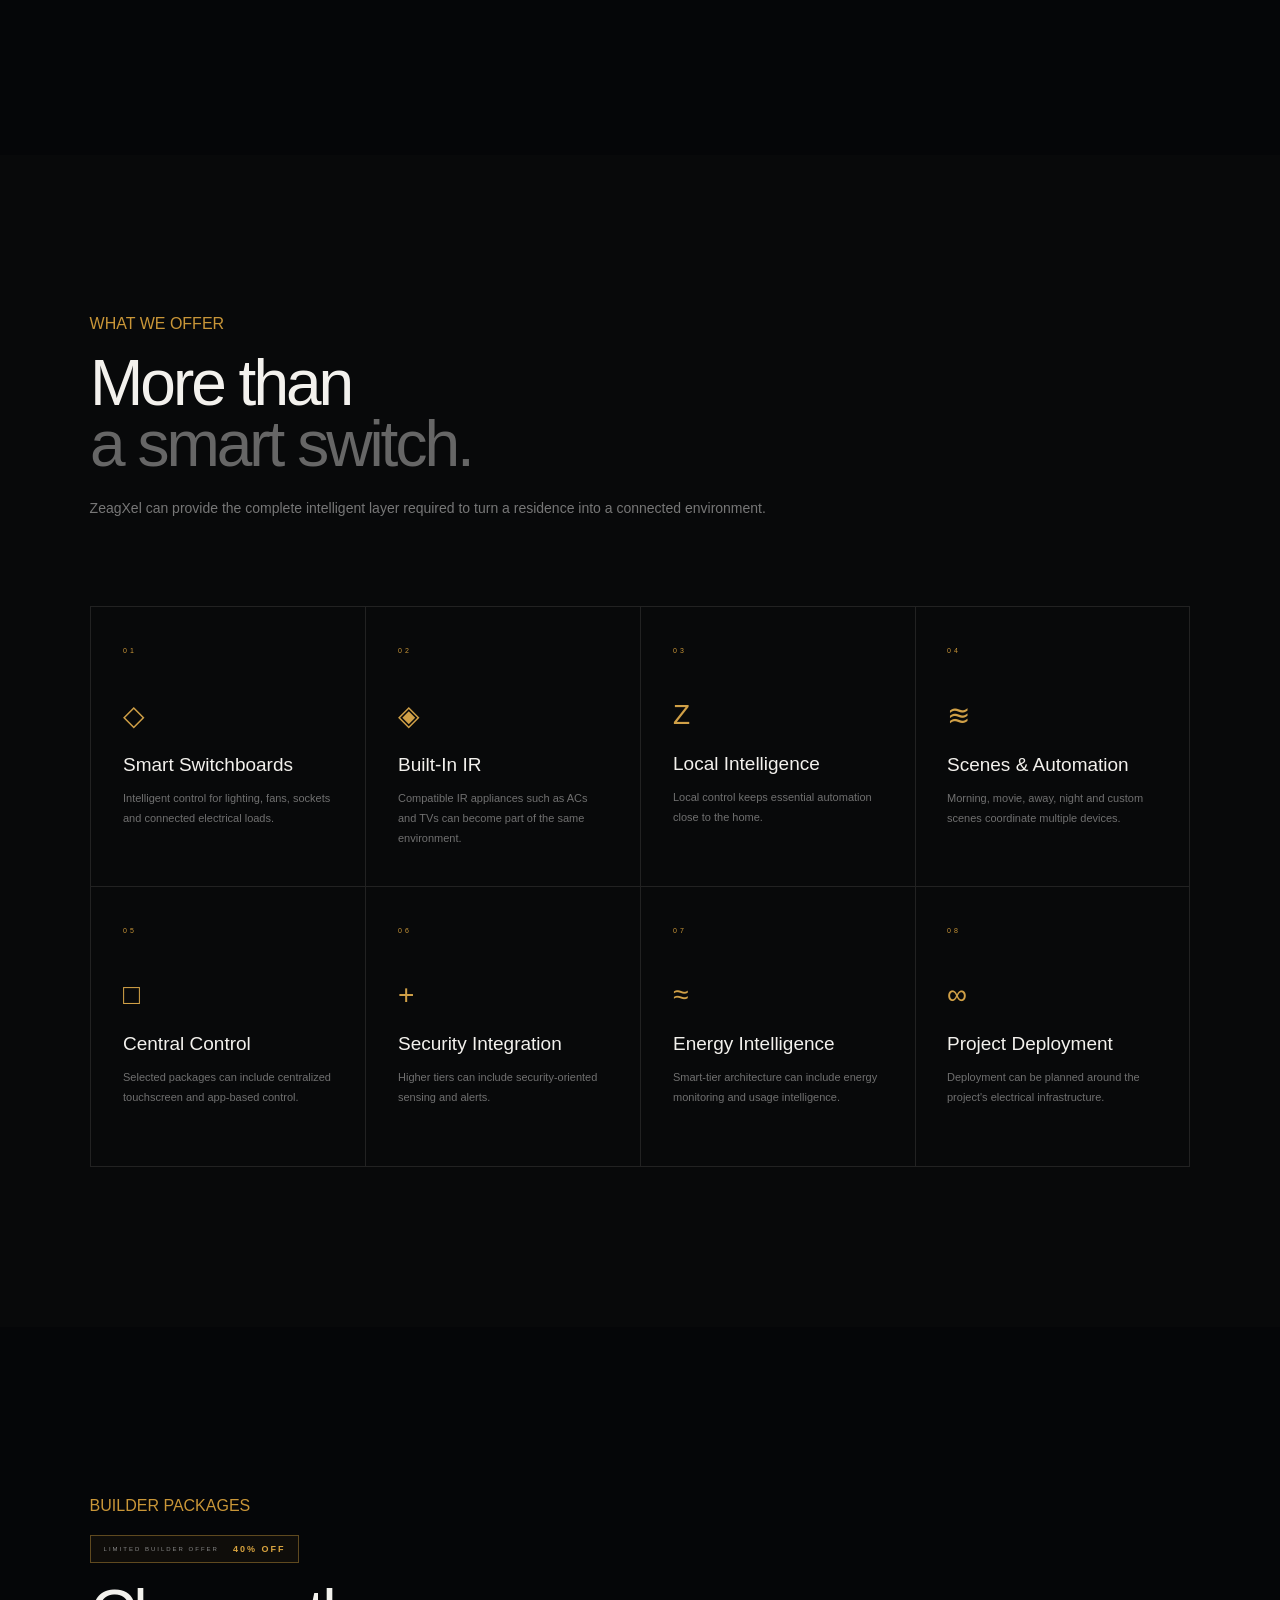
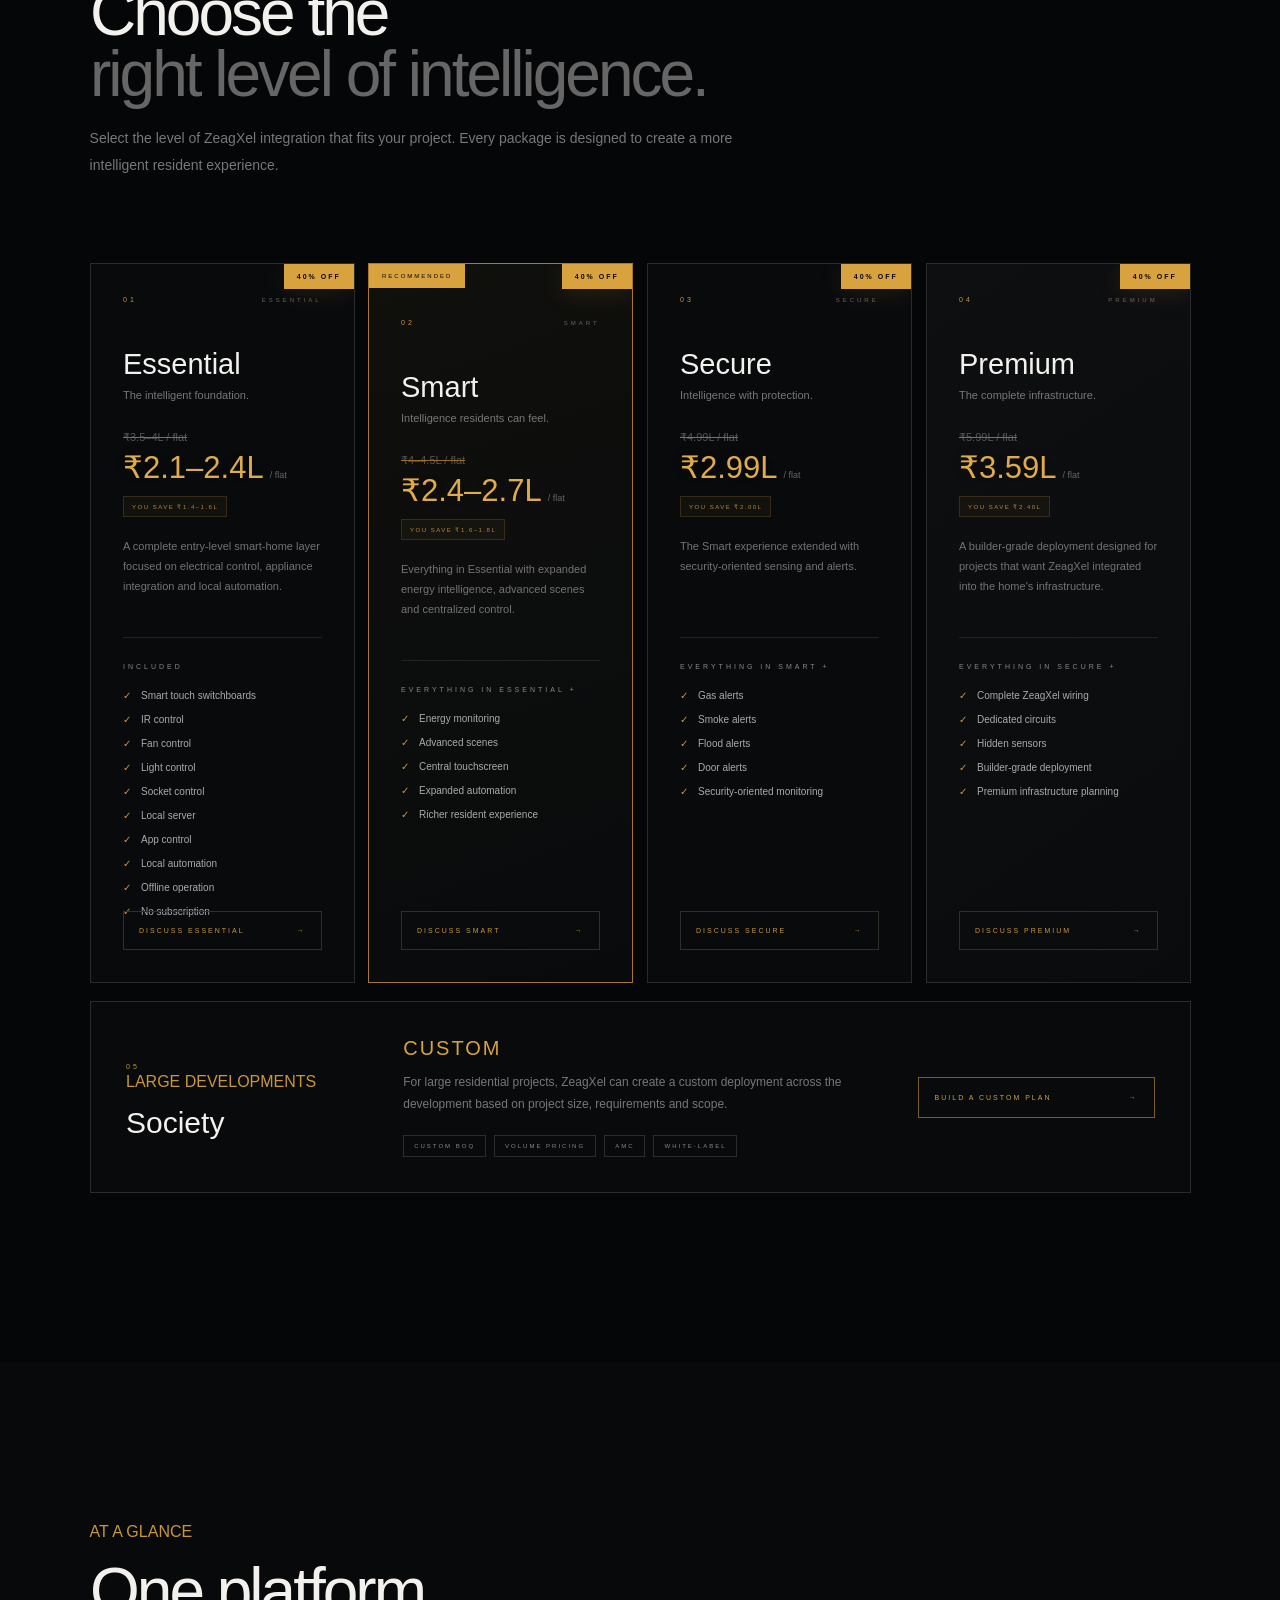
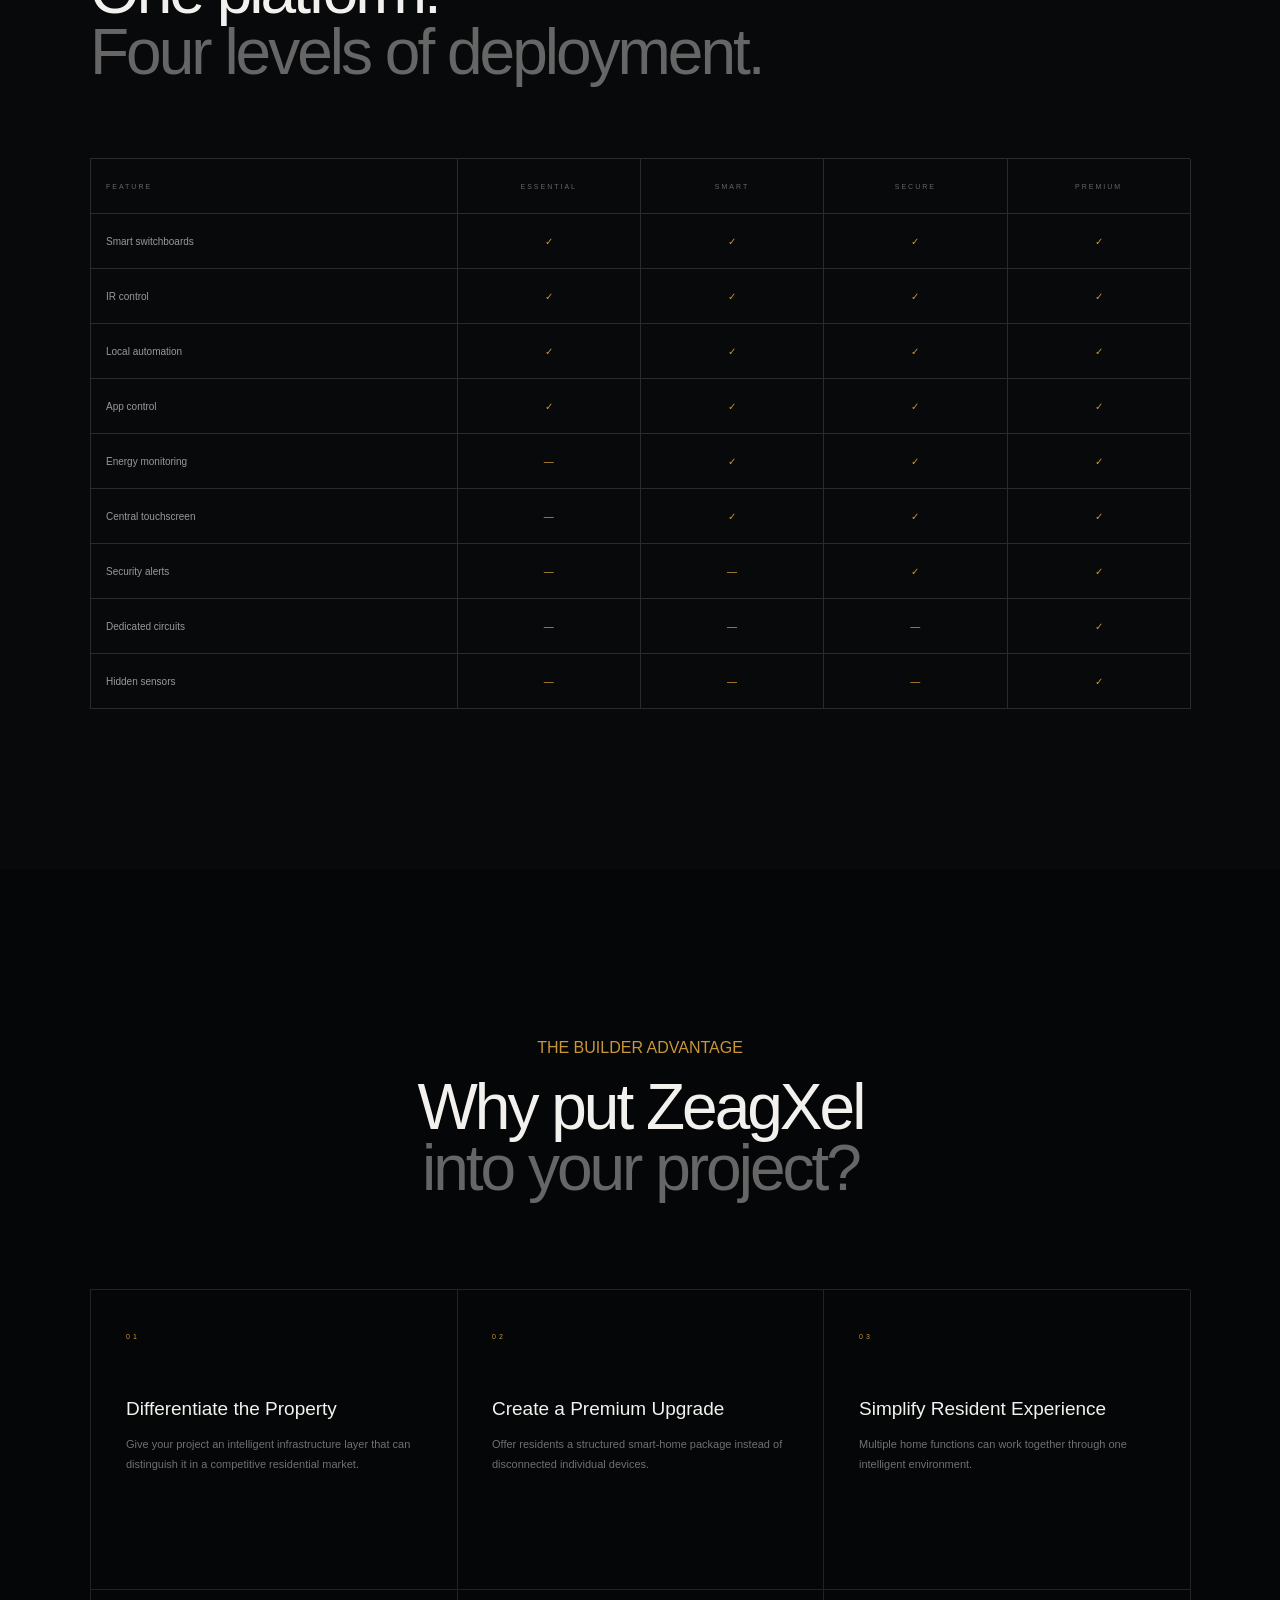
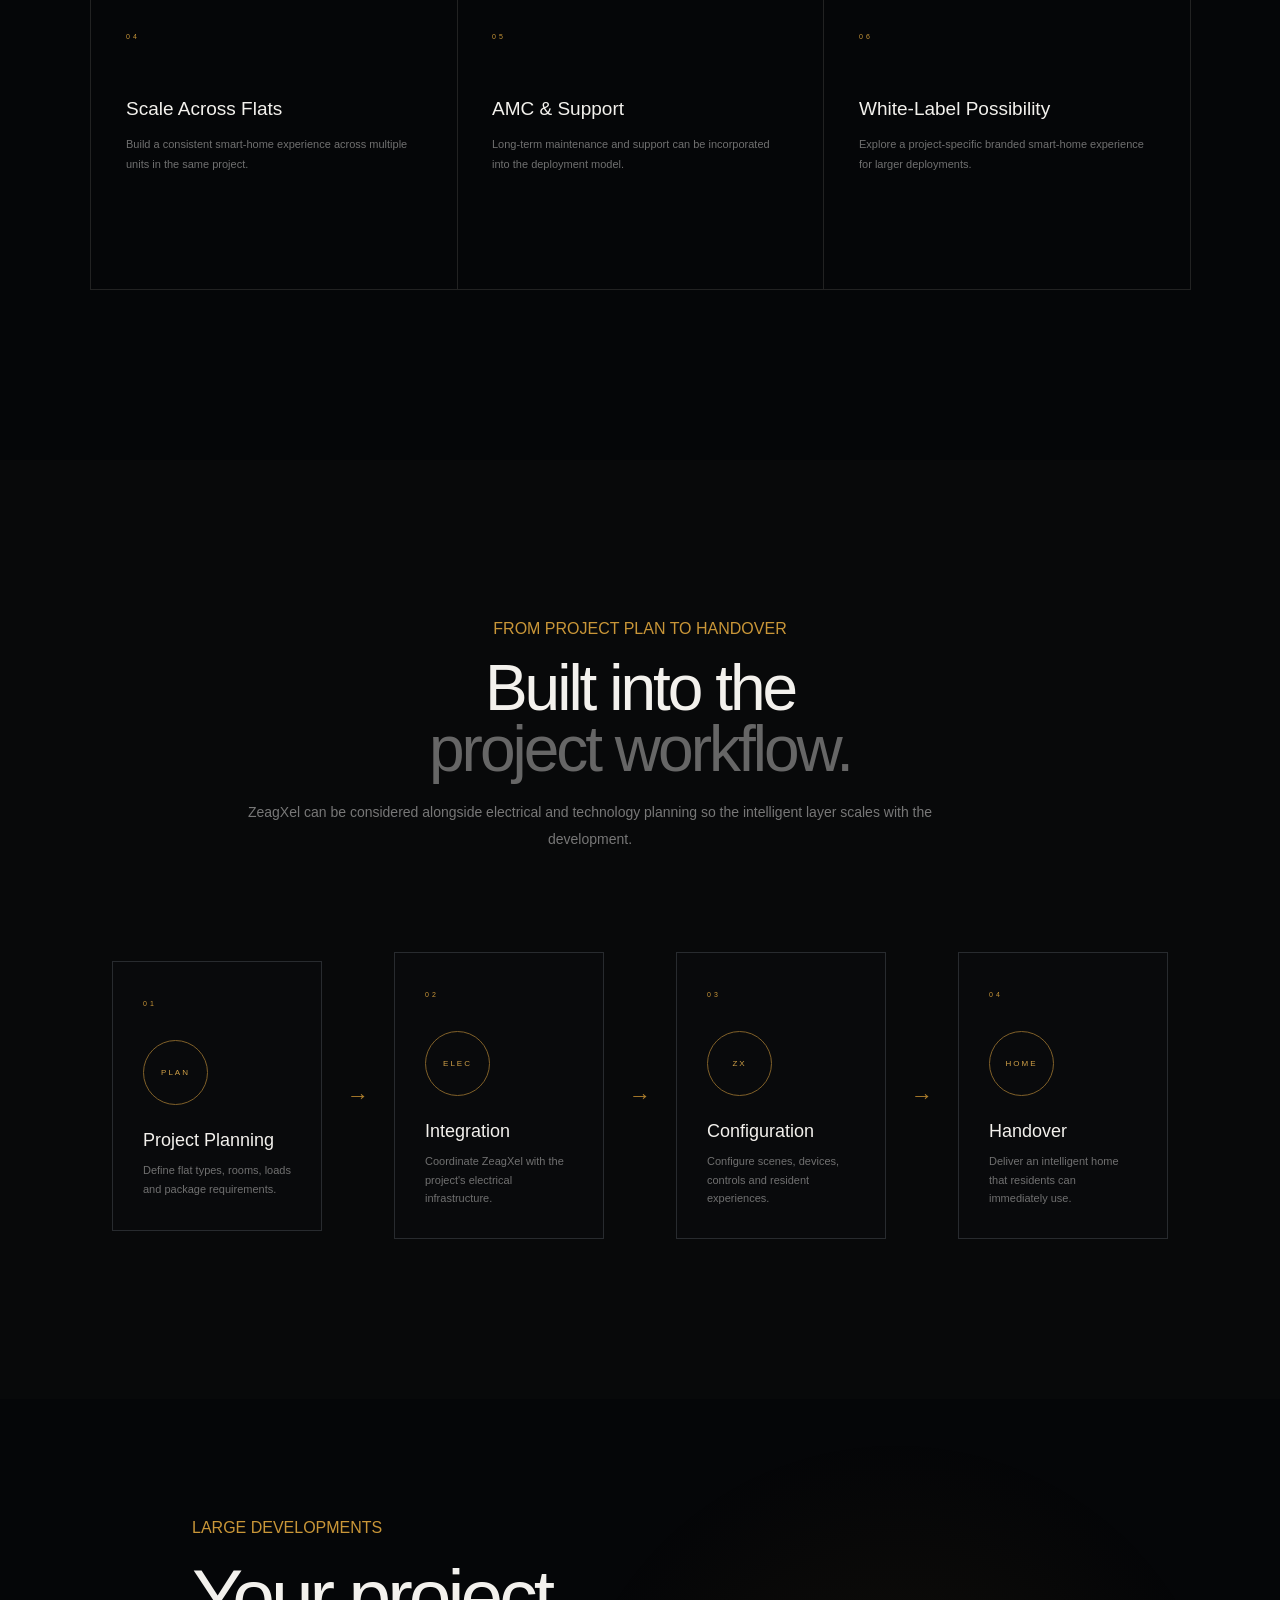
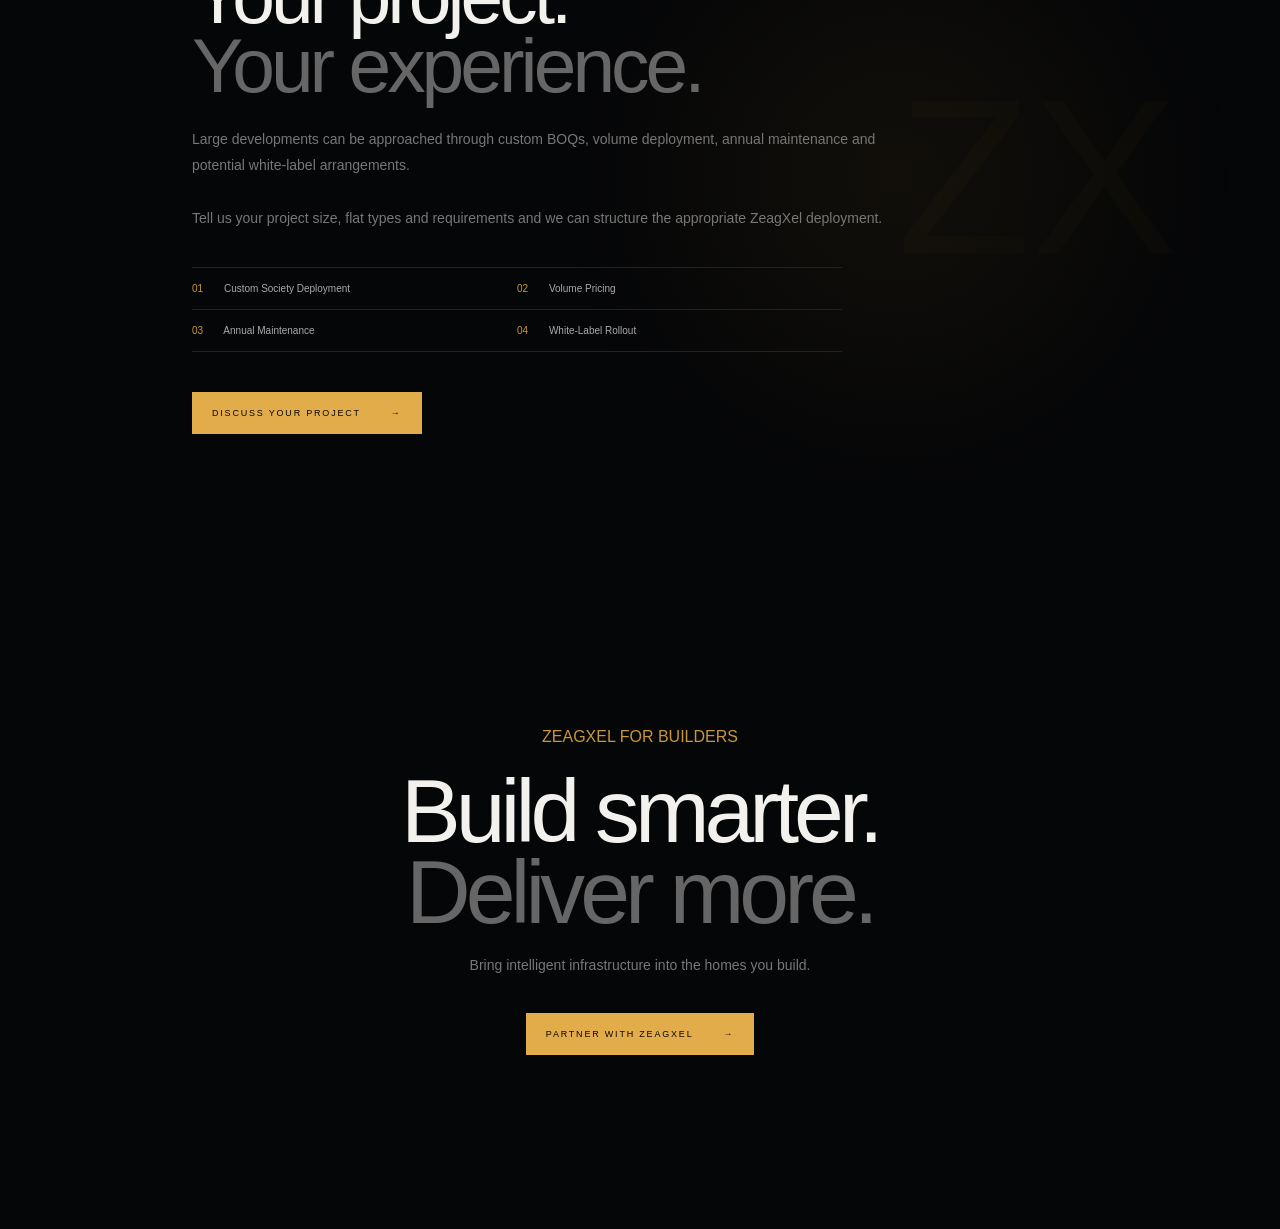
<file: pages/builders.html>
<!DOCTYPE html>
<html lang="en">

<head>

    <meta charset="UTF-8">

    <meta name="viewport" content="width=device-width, initial-scale=1.0">

    <title>Smart Home Automation for Builders &amp; Developers | ZeagXel</title>

    <meta name="description" content="ZeagXel helps residential builders and developers integrate smart-home electrical infrastructure, smart switchboards and local-first automation into residential projects.">

    <meta name="robots" content="index, follow">

    <link rel="canonical" href="https://zeagxel.com/pages/builders.html">

    <meta property="og:title" content="Smart Home Automation for Builders | ZeagXel">

    <meta property="og:description" content="Explore smart-home infrastructure, builder packages and local-first automation for residential developments with ZeagXel.">

    <meta property="og:url" content="https://zeagxel.com/pages/builders.html">

    <meta property="og:type" content="website">

    <meta property="og:site_name" content="ZeagXel Technologies">

    <script type="application/ld+json">
    {
      "@context": "https://schema.org",
      "@type": "WebPage",
      "name": "Smart Home Automation for Builders and Developers",
      "url": "https://zeagxel.com/pages/builders.html",
      "description": "Smart-home electrical infrastructure, smart switchboards and local-first automation for residential builders and developers.",
      "isPartOf": {
        "@type": "WebSite",
        "name": "ZeagXel Technologies",
        "url": "https://zeagxel.com/"
      }
    }
    </script>

    <link rel="stylesheet" href="../css/style.css">
    <link rel="stylesheet" href="../css/navbar.css">
    <link rel="stylesheet" href="../css/builders.css">

</head>


<body>

<header class="navbar">

    <a href="../index.html" class="brand">
        ZEAG<span>X</span>EL
    </a>

    <nav class="nav-links">

        <a href="../index.html">HOME</a>

        <a href="experience.html">EXPERIENCE</a>

        <a href="technology.html">TECHNOLOGY</a>

        <a href="builders.html" class="active">
            FOR BUILDERS
            <span class="nav-dot"></span>
        </a>

        <a href="about.html">ABOUT</a>

        <a href="contact.html">CONTACT</a>

    </nav>

    <a href="contact.html" class="nav-button">
        PARTNER WITH US
    </a>

</header>



<main>


<!-- =====================================================
     HERO
     ===================================================== -->

<section class="builders-hero">

    <div class="builders-hero-content">

        <div class="eyebrow">
            ZEAGXEL FOR BUILDERS
        </div>

        <h1>
            Build homes
            <span>that think.</span>
        </h1>

        <p>
            Transform every residence into an intelligent
            environment with a complete smart-home layer
            designed around the electrical infrastructure.
        </p>


        <div class="builders-hero-stats">

            <div>
                <strong>40%</strong>
                <span>BUILDER OFFER</span>
            </div>

            <div>
                <strong>₹2.1L+</strong>
                <span>STARTING PACKAGE</span>
            </div>

            <div>
                <strong>LOCAL</strong>
                <span>INTELLIGENCE</span>
            </div>

        </div>


        <div class="builders-actions">

            <a href="#packages" class="gold-button">
                VIEW PACKAGES
                <span>↓</span>
            </a>

            <a href="contact.html" class="outline-button">
                PARTNER WITH US
                <span>→</span>
            </a>

        </div>

    </div>



    <div class="builder-hero-visual">

        <div class="building-glow"></div>

        <div class="building-frame">

            <div class="building-header">
                <span>ZEAGXEL</span>
                <span>SMART RESIDENCE</span>
            </div>


            <div class="building-floor floor-one">
                <span>LIVING</span>
                <i></i>
            </div>

            <div class="building-floor floor-two">
                <span>BEDROOM</span>
                <i></i>
            </div>

            <div class="building-floor floor-three">
                <span>KITCHEN</span>
                <i></i>
            </div>

            <div class="building-floor floor-four">
                <span>ENTRY</span>
                <i></i>
            </div>


            <div class="building-core">

                <div class="zx-mark">
                    <span>Z</span><b>X</b>
                </div>

                <span>INTELLIGENT CORE</span>

            </div>

        </div>

    </div>


    <div class="builders-scroll">
        <span></span>
        EXPLORE ZEAGXEL
    </div>

</section>



<!-- =====================================================
     OFFER
     ===================================================== -->

<section class="builder-value-section">

    <div class="builder-value-heading">

        <div class="eyebrow">
            WHY ZEAGXEL
        </div>

        <h2>
            Smart homes
            <span>without smart-home complexity.</span>
        </h2>

        <p>
            ZeagXel combines electrical control, automation,
            appliance integration and local intelligence into
            one experience that builders can offer across
            their residential projects.
        </p>

    </div>


    <div class="builder-value-grid">


        <div class="builder-value-card">

            <span class="value-number">01</span>

            <div class="value-icon">◇</div>

            <h3>Zero-Rewiring</h3>

            <p>
                Designed to work with existing electrical
                infrastructure, reducing unnecessary
                structural intervention.
            </p>

        </div>


        <div class="builder-value-card">

            <span class="value-number">02</span>

            <div class="value-icon">ZX</div>

            <h3>One Intelligent Layer</h3>

            <p>
                Lighting, fans, sockets, automation and
                compatible IR appliances operate within
                the same ecosystem.
            </p>

        </div>


        <div class="builder-value-card">

            <span class="value-number">03</span>

            <div class="value-icon">◈</div>

            <h3>Local-First</h3>

            <p>
                Core control and automation are designed
                around local operation instead of complete
                dependence on cloud connectivity.
            </p>

        </div>


        <div class="builder-value-card">

            <span class="value-number">04</span>

            <div class="value-icon">+</div>

            <h3>Project Differentiation</h3>

            <p>
                Give the development a technology proposition
                that can become part of its identity.
            </p>

        </div>

    </div>

</section>



<!-- =====================================================
     OFFERING
     ===================================================== -->

<section class="offering-section">

    <div class="offering-heading">

        <div class="eyebrow">
            WHAT WE OFFER
        </div>

        <h2>
            More than
            <span>a smart switch.</span>
        </h2>

        <p>
            ZeagXel can provide the complete intelligent
            layer required to turn a residence into a
            connected environment.
        </p>

    </div>


    <div class="offering-grid">


        <div class="offering-card">
            <span>01</span>
            <div class="offering-icon">◇</div>
            <h3>Smart Switchboards</h3>
            <p>
                Intelligent control for lighting, fans,
                sockets and connected electrical loads.
            </p>
        </div>


        <div class="offering-card">
            <span>02</span>
            <div class="offering-icon">◈</div>
            <h3>Built-In IR</h3>
            <p>
                Compatible IR appliances such as ACs and
                TVs can become part of the same environment.
            </p>
        </div>


        <div class="offering-card">
            <span>03</span>
            <div class="offering-icon">Z</div>
            <h3>Local Intelligence</h3>
            <p>
                Local control keeps essential automation
                close to the home.
            </p>
        </div>


        <div class="offering-card">
            <span>04</span>
            <div class="offering-icon">≋</div>
            <h3>Scenes & Automation</h3>
            <p>
                Morning, movie, away, night and custom
                scenes coordinate multiple devices.
            </p>
        </div>


        <div class="offering-card">
            <span>05</span>
            <div class="offering-icon">□</div>
            <h3>Central Control</h3>
            <p>
                Selected packages can include centralized
                touchscreen and app-based control.
            </p>
        </div>


        <div class="offering-card">
            <span>06</span>
            <div class="offering-icon">+</div>
            <h3>Security Integration</h3>
            <p>
                Higher tiers can include security-oriented
                sensing and alerts.
            </p>
        </div>


        <div class="offering-card">
            <span>07</span>
            <div class="offering-icon">≈</div>
            <h3>Energy Intelligence</h3>
            <p>
                Smart-tier architecture can include
                energy monitoring and usage intelligence.
            </p>
        </div>


        <div class="offering-card">
            <span>08</span>
            <div class="offering-icon">∞</div>
            <h3>Project Deployment</h3>
            <p>
                Deployment can be planned around the
                project's electrical infrastructure.
            </p>
        </div>

    </div>

</section>



<!-- =====================================================
     PACKAGES
     ===================================================== -->

<section class="packages-section" id="packages">


    <div class="packages-heading">

        <div class="eyebrow">
            BUILDER PACKAGES
        </div>

        <div class="offer-badge">
            <span>LIMITED BUILDER OFFER</span>
            <strong>40% OFF</strong>
        </div>

        <h2>
            Choose the
            <span>right level of intelligence.</span>
        </h2>

        <p>
            Select the level of ZeagXel integration that
            fits your project. Every package is designed
            to create a more intelligent resident experience.
        </p>

    </div>



    <div class="packages-grid">


        <!-- ESSENTIAL -->

        <article class="package-card">

            <div class="package-discount">
                40% OFF
            </div>

            <div class="package-top">

                <span class="package-number">01</span>

                <span class="package-label">
                    ESSENTIAL
                </span>

            </div>


            <h3>Essential</h3>

            <p class="package-tagline">
                The intelligent foundation.
            </p>


            <div class="old-price">
                ₹3.5–4L / flat
            </div>


            <div class="package-price">
                <strong>₹2.1–2.4L</strong>
                <span>/ flat</span>
            </div>


            <div class="saving">
                YOU SAVE ₹1.4–1.6L
            </div>


            <p class="package-description">
                A complete entry-level smart-home layer
                focused on electrical control, appliance
                integration and local automation.
            </p>


            <div class="package-divider"></div>


            <h4>INCLUDED</h4>

            <ul>
                <li>Smart touch switchboards</li>
                <li>IR control</li>
                <li>Fan control</li>
                <li>Light control</li>
                <li>Socket control</li>
                <li>Local server</li>
                <li>App control</li>
                <li>Local automation</li>
                <li>Offline operation</li>
                <li>No subscription</li>
            </ul>


            <a href="contact.html" class="package-button">
                DISCUSS ESSENTIAL
                <span>→</span>
            </a>

        </article>



        <!-- SMART -->

        <article class="package-card featured">

            <div class="package-featured">
                RECOMMENDED
            </div>

            <div class="package-discount">
                40% OFF
            </div>

            <div class="package-top">

                <span class="package-number">02</span>

                <span class="package-label">
                    SMART
                </span>

            </div>


            <h3>Smart</h3>

            <p class="package-tagline">
                Intelligence residents can feel.
            </p>


            <div class="old-price">
                ₹4–4.5L / flat
            </div>


            <div class="package-price">
                <strong>₹2.4–2.7L</strong>
                <span>/ flat</span>
            </div>


            <div class="saving">
                YOU SAVE ₹1.6–1.8L
            </div>


            <p class="package-description">
                Everything in Essential with expanded
                energy intelligence, advanced scenes and
                centralized control.
            </p>


            <div class="package-divider"></div>


            <h4>EVERYTHING IN ESSENTIAL +</h4>

            <ul>
                <li>Energy monitoring</li>
                <li>Advanced scenes</li>
                <li>Central touchscreen</li>
                <li>Expanded automation</li>
                <li>Richer resident experience</li>
            </ul>


            <a href="contact.html" class="package-button">
                DISCUSS SMART
                <span>→</span>
            </a>

        </article>



        <!-- SECURE -->

        <article class="package-card">

            <div class="package-discount">
                40% OFF
            </div>

            <div class="package-top">

                <span class="package-number">03</span>

                <span class="package-label">
                    SECURE
                </span>

            </div>


            <h3>Secure</h3>

            <p class="package-tagline">
                Intelligence with protection.
            </p>


            <div class="old-price">
                ₹4.99L / flat
            </div>


            <div class="package-price">
                <strong>₹2.99L</strong>
                <span>/ flat</span>
            </div>


            <div class="saving">
                YOU SAVE ₹2.00L
            </div>


            <p class="package-description">
                The Smart experience extended with
                security-oriented sensing and alerts.
            </p>


            <div class="package-divider"></div>


            <h4>EVERYTHING IN SMART +</h4>

            <ul>
                <li>Gas alerts</li>
                <li>Smoke alerts</li>
                <li>Flood alerts</li>
                <li>Door alerts</li>
                <li>Security-oriented monitoring</li>
            </ul>


            <a href="contact.html" class="package-button">
                DISCUSS SECURE
                <span>→</span>
            </a>

        </article>



        <!-- PREMIUM -->

        <article class="package-card premium">

            <div class="package-discount">
                40% OFF
            </div>

            <div class="package-top">

                <span class="package-number">04</span>

                <span class="package-label">
                    PREMIUM
                </span>

            </div>


            <h3>Premium</h3>

            <p class="package-tagline">
                The complete infrastructure.
            </p>


            <div class="old-price">
                ₹5.99L / flat
            </div>


            <div class="package-price">
                <strong>₹3.59L</strong>
                <span>/ flat</span>
            </div>


            <div class="saving">
                YOU SAVE ₹2.40L
            </div>


            <p class="package-description">
                A builder-grade deployment designed for
                projects that want ZeagXel integrated into
                the home's infrastructure.
            </p>


            <div class="package-divider"></div>


            <h4>EVERYTHING IN SECURE +</h4>

            <ul>
                <li>Complete ZeagXel wiring</li>
                <li>Dedicated circuits</li>
                <li>Hidden sensors</li>
                <li>Builder-grade deployment</li>
                <li>Premium infrastructure planning</li>
            </ul>


            <a href="contact.html" class="package-button">
                DISCUSS PREMIUM
                <span>→</span>
            </a>

        </article>


    </div>



    <!-- SOCIETY -->

    <div class="society-package">

        <div class="society-left">

            <span>05</span>

            <div class="eyebrow">
                LARGE DEVELOPMENTS
            </div>

            <h3>Society</h3>

        </div>


        <div class="society-middle">

            <div class="society-custom-price">
                CUSTOM
            </div>

            <p>
                For large residential projects, ZeagXel
                can create a custom deployment across
                the development based on project size,
                requirements and scope.
            </p>


            <div class="society-tags">

                <span>CUSTOM BOQ</span>
                <span>VOLUME PRICING</span>
                <span>AMC</span>
                <span>WHITE-LABEL</span>

            </div>

        </div>


        <a href="contact.html" class="society-button">
            BUILD A CUSTOM PLAN
            <span>→</span>
        </a>

    </div>


</section>



<!-- =====================================================
     COMPARISON
     ===================================================== -->

<section class="comparison-section">

    <div class="comparison-heading">

        <div class="eyebrow">
            AT A GLANCE
        </div>

        <h2>
            One platform.
            <span>Four levels of deployment.</span>
        </h2>

    </div>


    <div class="comparison-table">


        <div class="comparison-row comparison-header">
            <div>FEATURE</div>
            <div>ESSENTIAL</div>
            <div>SMART</div>
            <div>SECURE</div>
            <div>PREMIUM</div>
        </div>


        <div class="comparison-row">
            <div>Smart switchboards</div>
            <div>✓</div>
            <div>✓</div>
            <div>✓</div>
            <div>✓</div>
        </div>


        <div class="comparison-row">
            <div>IR control</div>
            <div>✓</div>
            <div>✓</div>
            <div>✓</div>
            <div>✓</div>
        </div>


        <div class="comparison-row">
            <div>Local automation</div>
            <div>✓</div>
            <div>✓</div>
            <div>✓</div>
            <div>✓</div>
        </div>


        <div class="comparison-row">
            <div>App control</div>
            <div>✓</div>
            <div>✓</div>
            <div>✓</div>
            <div>✓</div>
        </div>


        <div class="comparison-row">
            <div>Energy monitoring</div>
            <div>—</div>
            <div>✓</div>
            <div>✓</div>
            <div>✓</div>
        </div>


        <div class="comparison-row">
            <div>Central touchscreen</div>
            <div>—</div>
            <div>✓</div>
            <div>✓</div>
            <div>✓</div>
        </div>


        <div class="comparison-row">
            <div>Security alerts</div>
            <div>—</div>
            <div>—</div>
            <div>✓</div>
            <div>✓</div>
        </div>


        <div class="comparison-row">
            <div>Dedicated circuits</div>
            <div>—</div>
            <div>—</div>
            <div>—</div>
            <div>✓</div>
        </div>


        <div class="comparison-row">
            <div>Hidden sensors</div>
            <div>—</div>
            <div>—</div>
            <div>—</div>
            <div>✓</div>
        </div>


    </div>

</section>



<!-- =====================================================
     BENEFITS
     ===================================================== -->

<section class="benefits-section">

    <div class="benefits-heading">

        <div class="eyebrow">
            THE BUILDER ADVANTAGE
        </div>

        <h2>
            Why put ZeagXel
            <span>into your project?</span>
        </h2>

    </div>


    <div class="benefits-grid">


        <div class="benefit">
            <span>01</span>
            <h3>Differentiate the Property</h3>
            <p>
                Give your project an intelligent infrastructure
                layer that can distinguish it in a competitive
                residential market.
            </p>
        </div>


        <div class="benefit">
            <span>02</span>
            <h3>Create a Premium Upgrade</h3>
            <p>
                Offer residents a structured smart-home
                package instead of disconnected individual
                devices.
            </p>
        </div>


        <div class="benefit">
            <span>03</span>
            <h3>Simplify Resident Experience</h3>
            <p>
                Multiple home functions can work together
                through one intelligent environment.
            </p>
        </div>


        <div class="benefit">
            <span>04</span>
            <h3>Scale Across Flats</h3>
            <p>
                Build a consistent smart-home experience
                across multiple units in the same project.
            </p>
        </div>


        <div class="benefit">
            <span>05</span>
            <h3>AMC & Support</h3>
            <p>
                Long-term maintenance and support can be
                incorporated into the deployment model.
            </p>
        </div>


        <div class="benefit">
            <span>06</span>
            <h3>White-Label Possibility</h3>
            <p>
                Explore a project-specific branded
                smart-home experience for larger deployments.
            </p>
        </div>


    </div>

</section>



<!-- =====================================================
     DEPLOYMENT
     ===================================================== -->

<section class="deployment-section">

    <div class="deployment-heading">

        <div class="eyebrow">
            FROM PROJECT PLAN TO HANDOVER
        </div>

        <h2>
            Built into the
            <span>project workflow.</span>
        </h2>

        <p>
            ZeagXel can be considered alongside electrical
            and technology planning so the intelligent layer
            scales with the development.
        </p>

    </div>


    <div class="deployment-flow">


        <div class="deployment-step">

            <span class="step-number">01</span>

            <div class="step-icon">
                PLAN
            </div>

            <h3>Project Planning</h3>

            <p>
                Define flat types, rooms, loads and
                package requirements.
            </p>

        </div>


        <div class="deployment-connector">
            →
        </div>


        <div class="deployment-step">

            <span class="step-number">02</span>

            <div class="step-icon">
                ELEC
            </div>

            <h3>Integration</h3>

            <p>
                Coordinate ZeagXel with the project's
                electrical infrastructure.
            </p>

        </div>


        <div class="deployment-connector">
            →
        </div>


        <div class="deployment-step">

            <span class="step-number">03</span>

            <div class="step-icon">
                ZX
            </div>

            <h3>Configuration</h3>

            <p>
                Configure scenes, devices, controls
                and resident experiences.
            </p>

        </div>


        <div class="deployment-connector">
            →
        </div>


        <div class="deployment-step">

            <span class="step-number">04</span>

            <div class="step-icon">
                HOME
            </div>

            <h3>Handover</h3>

            <p>
                Deliver an intelligent home that
                residents can immediately use.
            </p>

        </div>


    </div>

</section>



<!-- =====================================================
     CUSTOM PARTNERSHIP
     ===================================================== -->

<section class="partnership-section">


    <div class="partnership-number">
        ZX
    </div>


    <div class="partnership-content">

        <div class="eyebrow">
            LARGE DEVELOPMENTS
        </div>

        <h2>
            Your project.
            <span>Your experience.</span>
        </h2>

        <p>

            Large developments can be approached through
            custom BOQs, volume deployment, annual
            maintenance and potential white-label
            arrangements.

            <br><br>

            Tell us your project size, flat types and
            requirements and we can structure the
            appropriate ZeagXel deployment.

        </p>


        <div class="partnership-options">

            <div>
                <span>01</span>
                Custom Society Deployment
            </div>

            <div>
                <span>02</span>
                Volume Pricing
            </div>

            <div>
                <span>03</span>
                Annual Maintenance
            </div>

            <div>
                <span>04</span>
                White-Label Rollout
            </div>

        </div>


        <a href="contact.html" class="gold-button">
            DISCUSS YOUR PROJECT
            <span>→</span>
        </a>

    </div>

</section>



<!-- =====================================================
     FINAL
     ===================================================== -->

<section class="builders-final">

    <div class="eyebrow">
        ZEAGXEL FOR BUILDERS
    </div>

    <h2>
        Build smarter.
        <span>Deliver more.</span>
    </h2>

    <p>
        Bring intelligent infrastructure into
        the homes you build.
    </p>

    <a href="contact.html" class="gold-button">
        PARTNER WITH ZEAGXEL
        <span>→</span>
    </a>

</section>


</main>



<script src="../js/builders.js"></script>
<script src="../js/animations.js"></script>

</body>

</html>
</file>
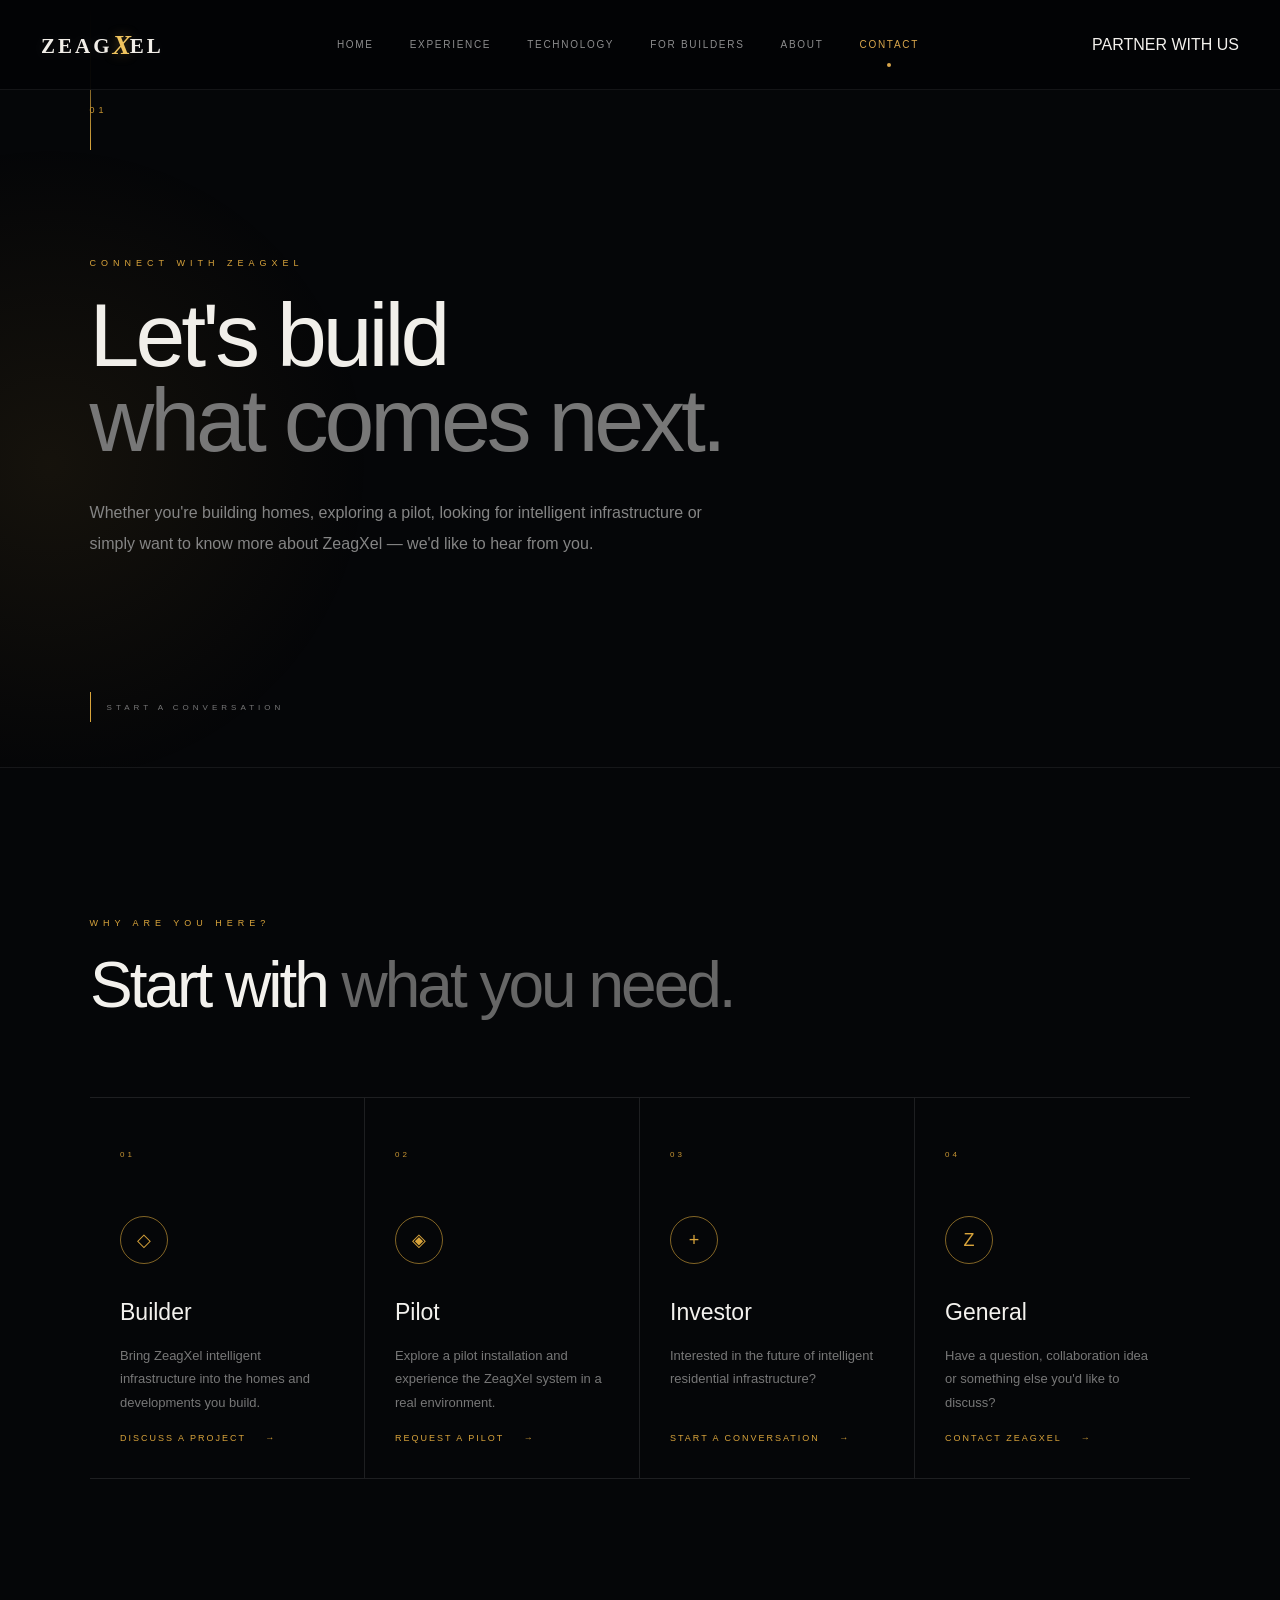
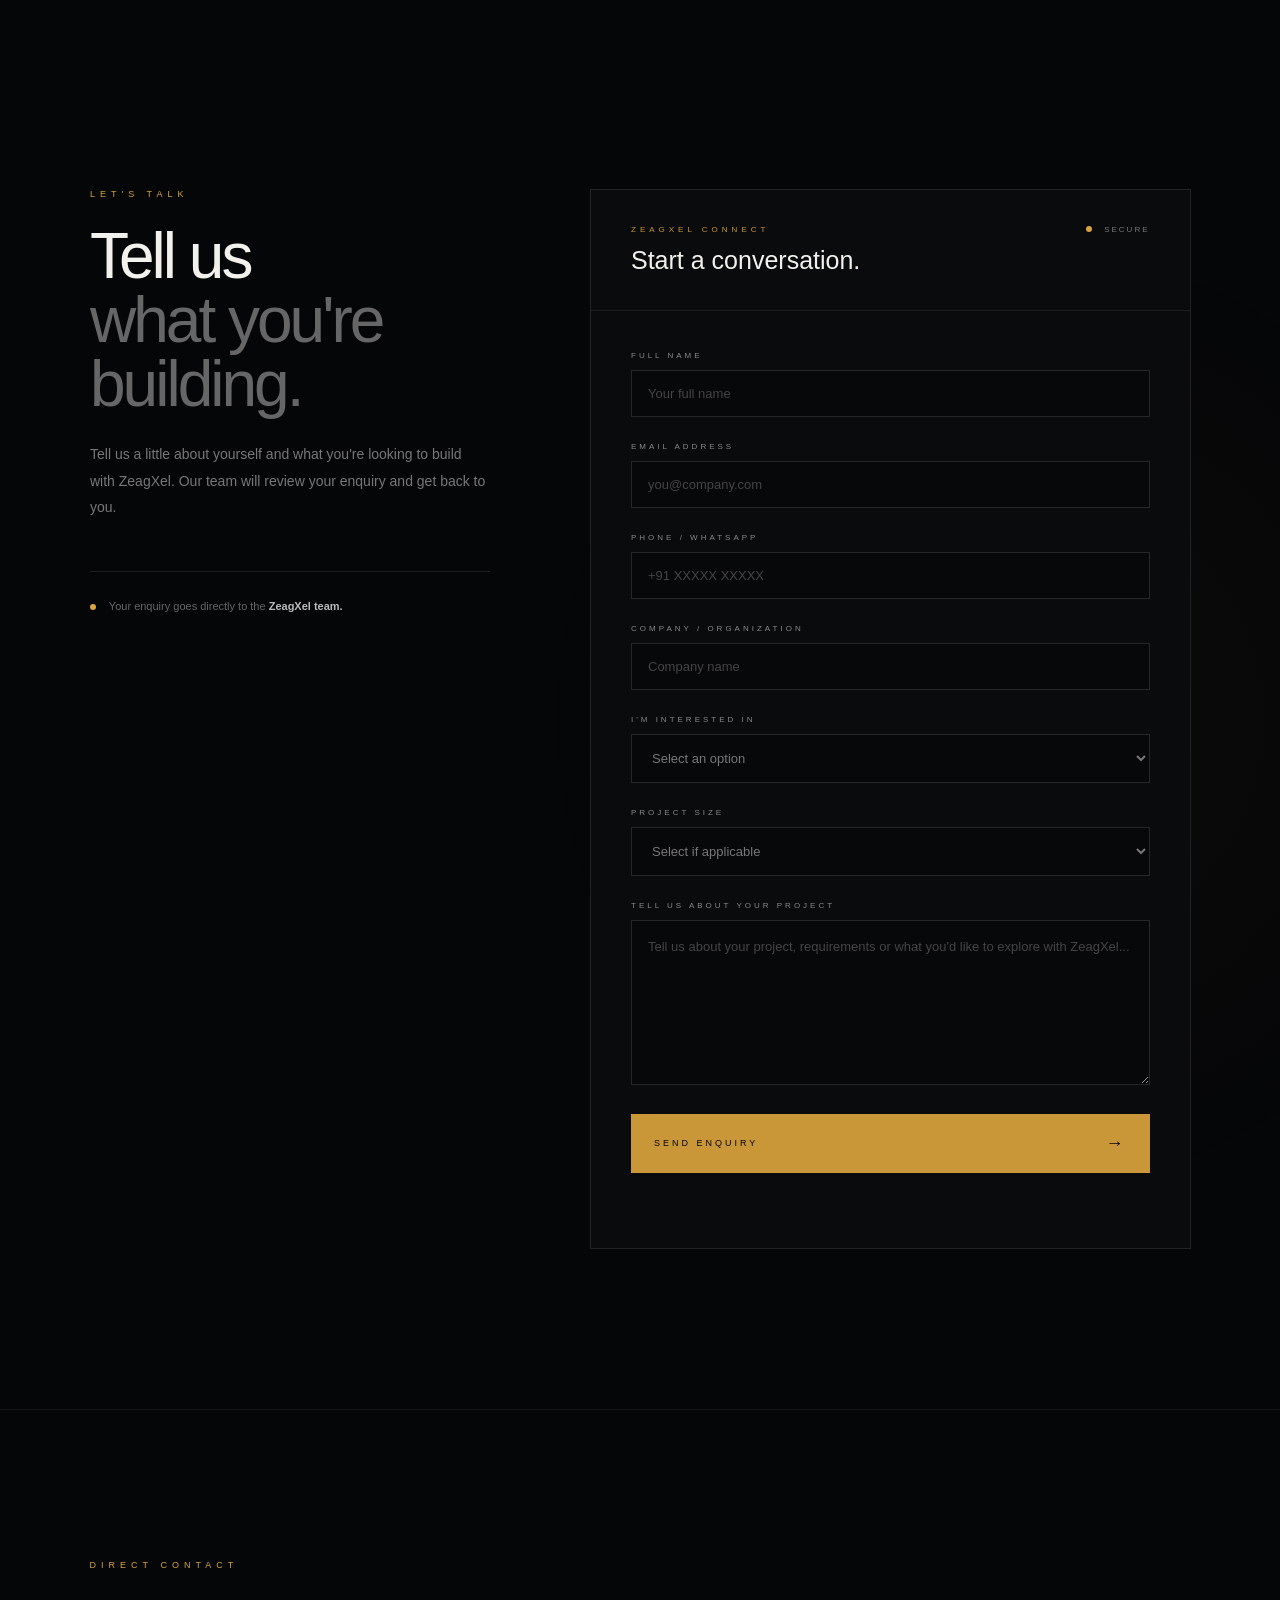
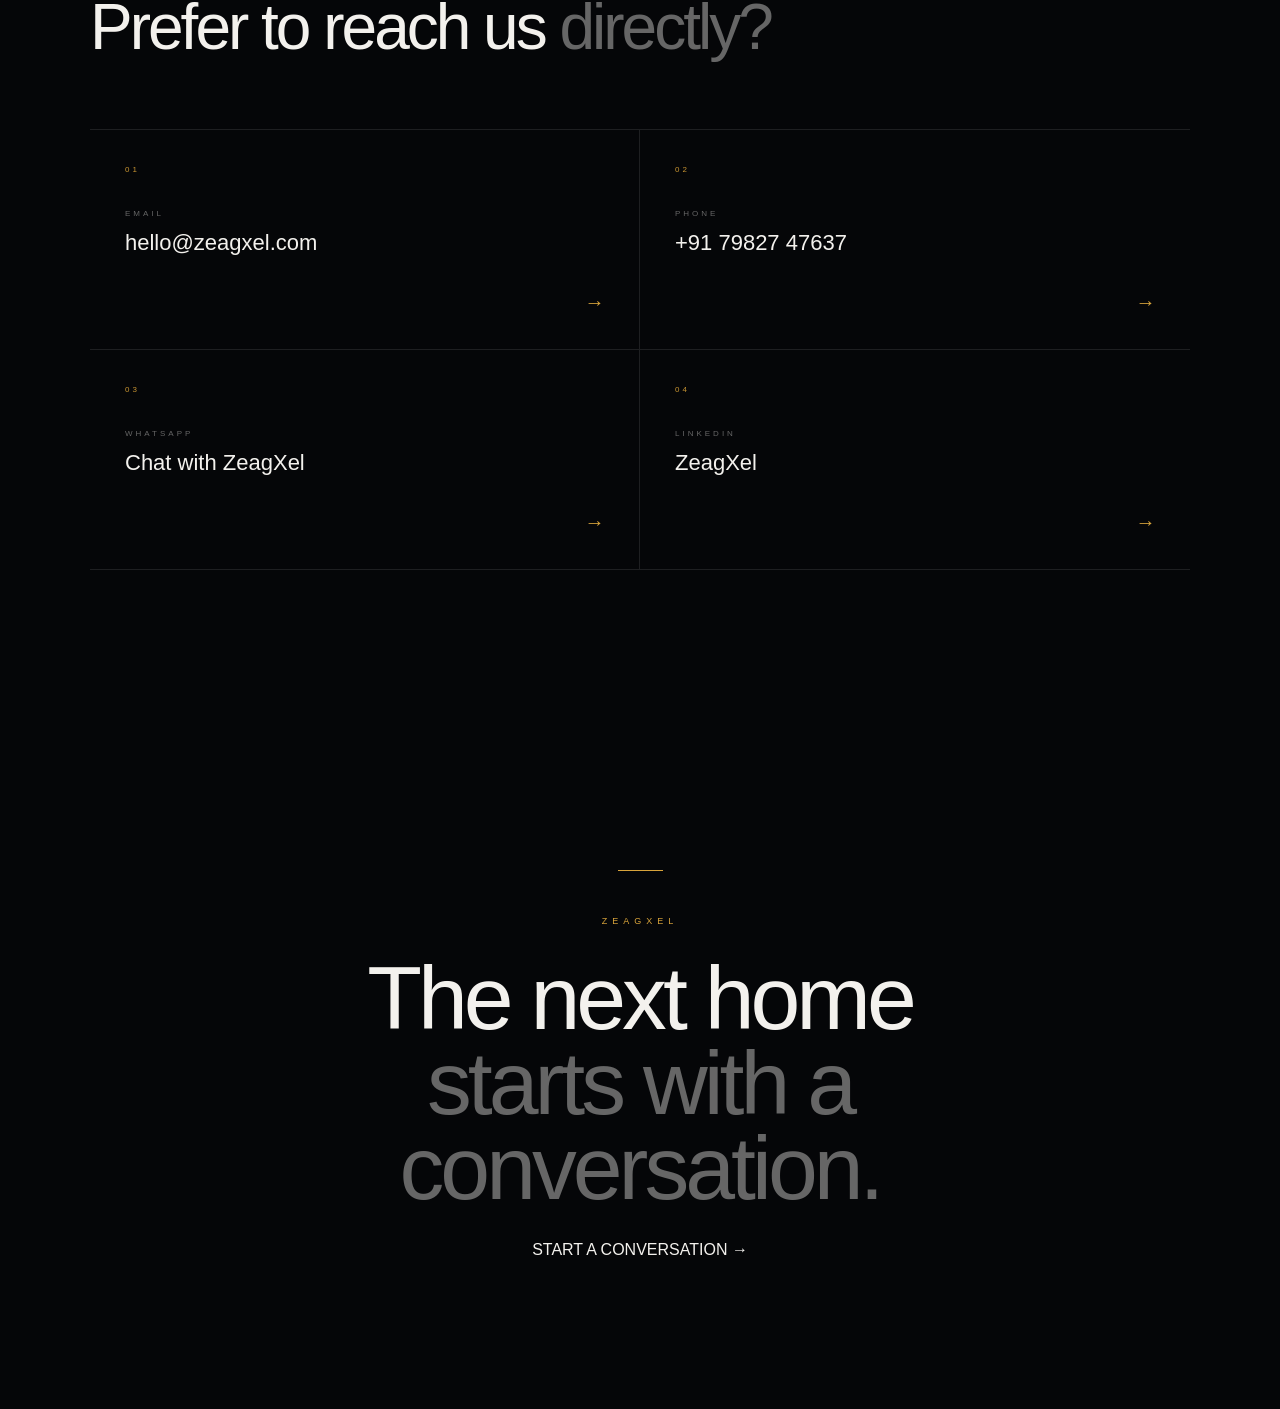
<file: pages/contact.html>
<!DOCTYPE html>
<html lang="en">

<head>

    <meta charset="UTF-8">
    <meta name="viewport" content="width=device-width, initial-scale=1.0">

    <title>Connect | ZeagXel</title>

    <link rel="stylesheet" href="../css/style.css">
    <link rel="stylesheet" href="../css/navbar.css">
    <link rel="stylesheet" href="../css/contact.css">

</head>


<body>

<!-- =====================================================
     NAVBAR
===================================================== -->

<header class="navbar">

    <a href="../index.html" class="brand">
        ZEAG<span>X</span>EL
    </a>


    <nav class="nav-links">

        <a href="../index.html">
            HOME
        </a>

        <a href="experience.html">
            EXPERIENCE
        </a>

        <a href="technology.html">
            TECHNOLOGY
        </a>

        <a href="builders.html">
            FOR BUILDERS
        </a>

        <a href="about.html">
            ABOUT
        </a>

        <a href="contact.html" class="active">
            CONTACT
            <span class="nav-dot"></span>
        </a>

    </nav>


    <a href="contact.html" class="nav-button">
        PARTNER WITH US
    </a>

</header>



<main>


<!-- =====================================================
     HERO
===================================================== -->

<section class="contact-hero">

    <div class="contact-hero-line"></div>

    <div class="contact-number">
        01
    </div>


    <div class="contact-hero-content">

        <div class="eyebrow">
            CONNECT WITH ZEAGXEL
        </div>


        <h1>
            Let's build
            <span>what comes next.</span>
        </h1>


        <p>
            Whether you're building homes, exploring a pilot,
            looking for intelligent infrastructure or simply
            want to know more about ZeagXel — we'd like to hear
            from you.
        </p>

    </div>


    <div class="hero-scroll">

        <span></span>

        START A CONVERSATION

    </div>

</section>



<!-- =====================================================
     CONTACT OPTIONS
===================================================== -->

<section class="contact-options">

    <div class="section-heading">

        <div class="eyebrow">
            WHY ARE YOU HERE?
        </div>

        <h2>
            Start with
            <span>what you need.</span>
        </h2>

    </div>



    <div class="contact-option-grid">


        <div class="contact-option">

            <span class="option-number">
                01
            </span>

            <div class="option-icon">
                ◇
            </div>

            <h3>
                Builder
            </h3>

            <p>
                Bring ZeagXel intelligent infrastructure
                into the homes and developments you build.
            </p>

            <a href="#enquiry">
                DISCUSS A PROJECT
                <span>→</span>
            </a>

        </div>



        <div class="contact-option">

            <span class="option-number">
                02
            </span>

            <div class="option-icon">
                ◈
            </div>

            <h3>
                Pilot
            </h3>

            <p>
                Explore a pilot installation and experience
                the ZeagXel system in a real environment.
            </p>

            <a href="#enquiry">
                REQUEST A PILOT
                <span>→</span>
            </a>

        </div>



        <div class="contact-option">

            <span class="option-number">
                03
            </span>

            <div class="option-icon">
                +
            </div>

            <h3>
                Investor
            </h3>

            <p>
                Interested in the future of intelligent
                residential infrastructure?
            </p>

            <a href="#enquiry">
                START A CONVERSATION
                <span>→</span>
            </a>

        </div>



        <div class="contact-option">

            <span class="option-number">
                04
            </span>

            <div class="option-icon">
                Z
            </div>

            <h3>
                General
            </h3>

            <p>
                Have a question, collaboration idea or
                something else you'd like to discuss?
            </p>

            <a href="#enquiry">
                CONTACT ZEAGXEL
                <span>→</span>
            </a>

        </div>


    </div>

</section>



<!-- =====================================================
     ENQUIRY
===================================================== -->

<section class="enquiry-section" id="enquiry">


    <div class="enquiry-intro">

        <div class="eyebrow">
            LET'S TALK
        </div>


        <h2>
            Tell us
            <span>what you're building.</span>
        </h2>


        <p>
            Tell us a little about yourself and what
            you're looking to build with ZeagXel.
            Our team will review your enquiry and
            get back to you.
        </p>


        <div class="response-note">

            <span class="response-dot"></span>

            Your enquiry goes directly to the
            <strong>ZeagXel team.</strong>

        </div>

    </div>



    <!-- =================================================
         FORM
    ================================================== -->

    <div class="google-form-wrapper">


        <div class="form-top">

            <div>

                <span class="form-label">
                    ZEAGXEL CONNECT
                </span>

                <h3>
                    Start a conversation.
                </h3>

            </div>


            <div class="form-status">

                <span></span>

                SECURE

            </div>

        </div>



        <!-- =================================================
             ACTUAL FORM
        ================================================== -->

        <form
            id="zeagxel-form"
            action="https://formspree.io/f/moeaojle"
            method="POST"
        >


            <!-- NAME -->

            <div class="form-field">

                <label for="name">
                    FULL NAME
                </label>

                <input
                    type="text"
                    id="name"
                    name="name"
                    placeholder="Your full name"
                    required
                >

            </div>



            <!-- EMAIL -->

            <div class="form-field">

                <label for="email">
                    EMAIL ADDRESS
                </label>

                <input
                    type="email"
                    id="email"
                    name="email"
                    placeholder="you@company.com"
                    required
                >

            </div>



            <!-- PHONE -->

            <div class="form-field">

                <label for="phone">
                    PHONE / WHATSAPP
                </label>

                <input
                    type="tel"
                    id="phone"
                    name="phone"
                    placeholder="+91 XXXXX XXXXX"
                >

            </div>



            <!-- COMPANY -->

            <div class="form-field">

                <label for="company">
                    COMPANY / ORGANIZATION
                </label>

                <input
                    type="text"
                    id="company"
                    name="company"
                    placeholder="Company name"
                >

            </div>



            <!-- INTEREST -->

            <div class="form-field">

                <label for="interest">
                    I'M INTERESTED IN
                </label>

                <select
                    id="interest"
                    name="interest"
                    required
                >

                    <option value="" disabled selected>
                        Select an option
                    </option>

                    <option value="Builder / Developer Partnership">
                        Builder / Developer Partnership
                    </option>

                    <option value="Project / Pilot">
                        Project / Pilot
                    </option>

                    <option value="ZeagXel Smart Home">
                        ZeagXel Smart Home
                    </option>

                    <option value="Investment">
                        Investment
                    </option>

                    <option value="Technology Collaboration">
                        Technology Collaboration
                    </option>

                    <option value="General Enquiry">
                        General Enquiry
                    </option>

                </select>

            </div>



            <!-- PROJECT SIZE -->

            <div class="form-field">

                <label for="project-size">
                    PROJECT SIZE
                </label>

                <select
                    id="project-size"
                    name="project_size"
                >

                    <option value="" selected>
                        Select if applicable
                    </option>

                    <option value="Individual Home">
                        Individual Home
                    </option>

                    <option value="2–10 Homes">
                        2–10 Homes
                    </option>

                    <option value="10–50 Homes">
                        10–50 Homes
                    </option>

                    <option value="50–100 Homes">
                        50–100 Homes
                    </option>

                    <option value="100+ Homes">
                        100+ Homes
                    </option>

                    <option value="Society / Large Development">
                        Society / Large Development
                    </option>

                    <option value="Not decided yet">
                        Not decided yet
                    </option>

                </select>

            </div>



            <!-- MESSAGE -->

            <div class="form-field">

                <label for="message">
                    TELL US ABOUT YOUR PROJECT
                </label>

                <textarea
                    id="message"
                    name="message"
                    rows="6"
                    placeholder="Tell us about your project, requirements or what you'd like to explore with ZeagXel..."
                    required
                ></textarea>

            </div>



            <!-- HIDDEN SUBJECT -->

            <input
                type="hidden"
                name="_subject"
                value="New ZeagXel Website Enquiry"
            >



            <!-- SUBMIT -->

            <button
                type="submit"
                class="form-submit"
                id="submit-button"
            >

                <span>
                    SEND ENQUIRY
                </span>

                <strong>
                    →
                </strong>

            </button>


            <div
                class="form-error"
                id="form-error"
            ></div>


        </form>



        <!-- =================================================
             SUCCESS SCREEN
        ================================================== -->

        <div
            class="form-success"
            id="form-success"
        >

            <div class="success-symbol">
                ✓
            </div>


            <div class="success-eyebrow">
                ENQUIRY RECEIVED
            </div>


            <h3>
                Thank you for
                <span>reaching out.</span>
            </h3>


            <p>
                Your enquiry has been received by the
                ZeagXel team. We'll review your message
                and get back to you shortly.
            </p>


            <button
                type="button"
                id="new-enquiry"
                class="new-enquiry"
            >
                SEND ANOTHER ENQUIRY
            </button>

        </div>


    </div>

</section>



<!-- =====================================================
     DIRECT CONTACT
===================================================== -->

<section class="direct-contact">


    <div class="direct-heading">

        <div class="eyebrow">
            DIRECT CONTACT
        </div>

        <h2>
            Prefer to reach us
            <span>directly?</span>
        </h2>

    </div>



    <div class="direct-grid">


        <!-- EMAIL -->

        <a
            href="mailto:hello@zeagxel.com"
            class="direct-card"
        >

            <span class="direct-number">
                01
            </span>

            <span class="direct-label">
                EMAIL
            </span>

            <h3>
                hello@zeagxel.com
            </h3>

            <span class="direct-arrow">
                →
            </span>

        </a>



        <!-- PHONE -->

        <a
            href="tel:+917982747637"
            class="direct-card"
        >

            <span class="direct-number">
                02
            </span>

            <span class="direct-label">
                PHONE
            </span>

            <h3>
                +91 79827 47637
            </h3>

            <span class="direct-arrow">
                →
            </span>

        </a>



        <!-- WHATSAPP -->

        <a
            href="https://wa.me/917982747637"
            target="_blank"
            rel="noopener noreferrer"
            class="direct-card"
        >

            <span class="direct-number">
                03
            </span>

            <span class="direct-label">
                WHATSAPP
            </span>

            <h3>
                Chat with ZeagXel
            </h3>

            <span class="direct-arrow">
                →
            </span>

        </a>



        <!-- LINKEDIN -->

        <a
            href="https://www.linkedin.com/company/zeagxel/"
            target="_blank"
            rel="noopener noreferrer"
            class="direct-card"
        >

            <span class="direct-number">
                04
            </span>

            <span class="direct-label">
                LINKEDIN
            </span>

            <h3>
                ZeagXel
            </h3>

            <span class="direct-arrow">
                →
            </span>

        </a>


    </div>

</section>



<!-- =====================================================
     FINAL CTA
===================================================== -->

<section class="contact-final">

    <div class="final-line"></div>

    <div class="eyebrow">
        ZEAGXEL
    </div>


    <h2>
        The next home
        <span>starts with a conversation.</span>
    </h2>


    <a
        href="#enquiry"
        class="gold-button"
    >
        START A CONVERSATION
        <span>→</span>
    </a>

</section>


</main>



<script src="../js/contact.js"></script>
<script src="../js/animations.js"></script>

</body>

</html>
</file>
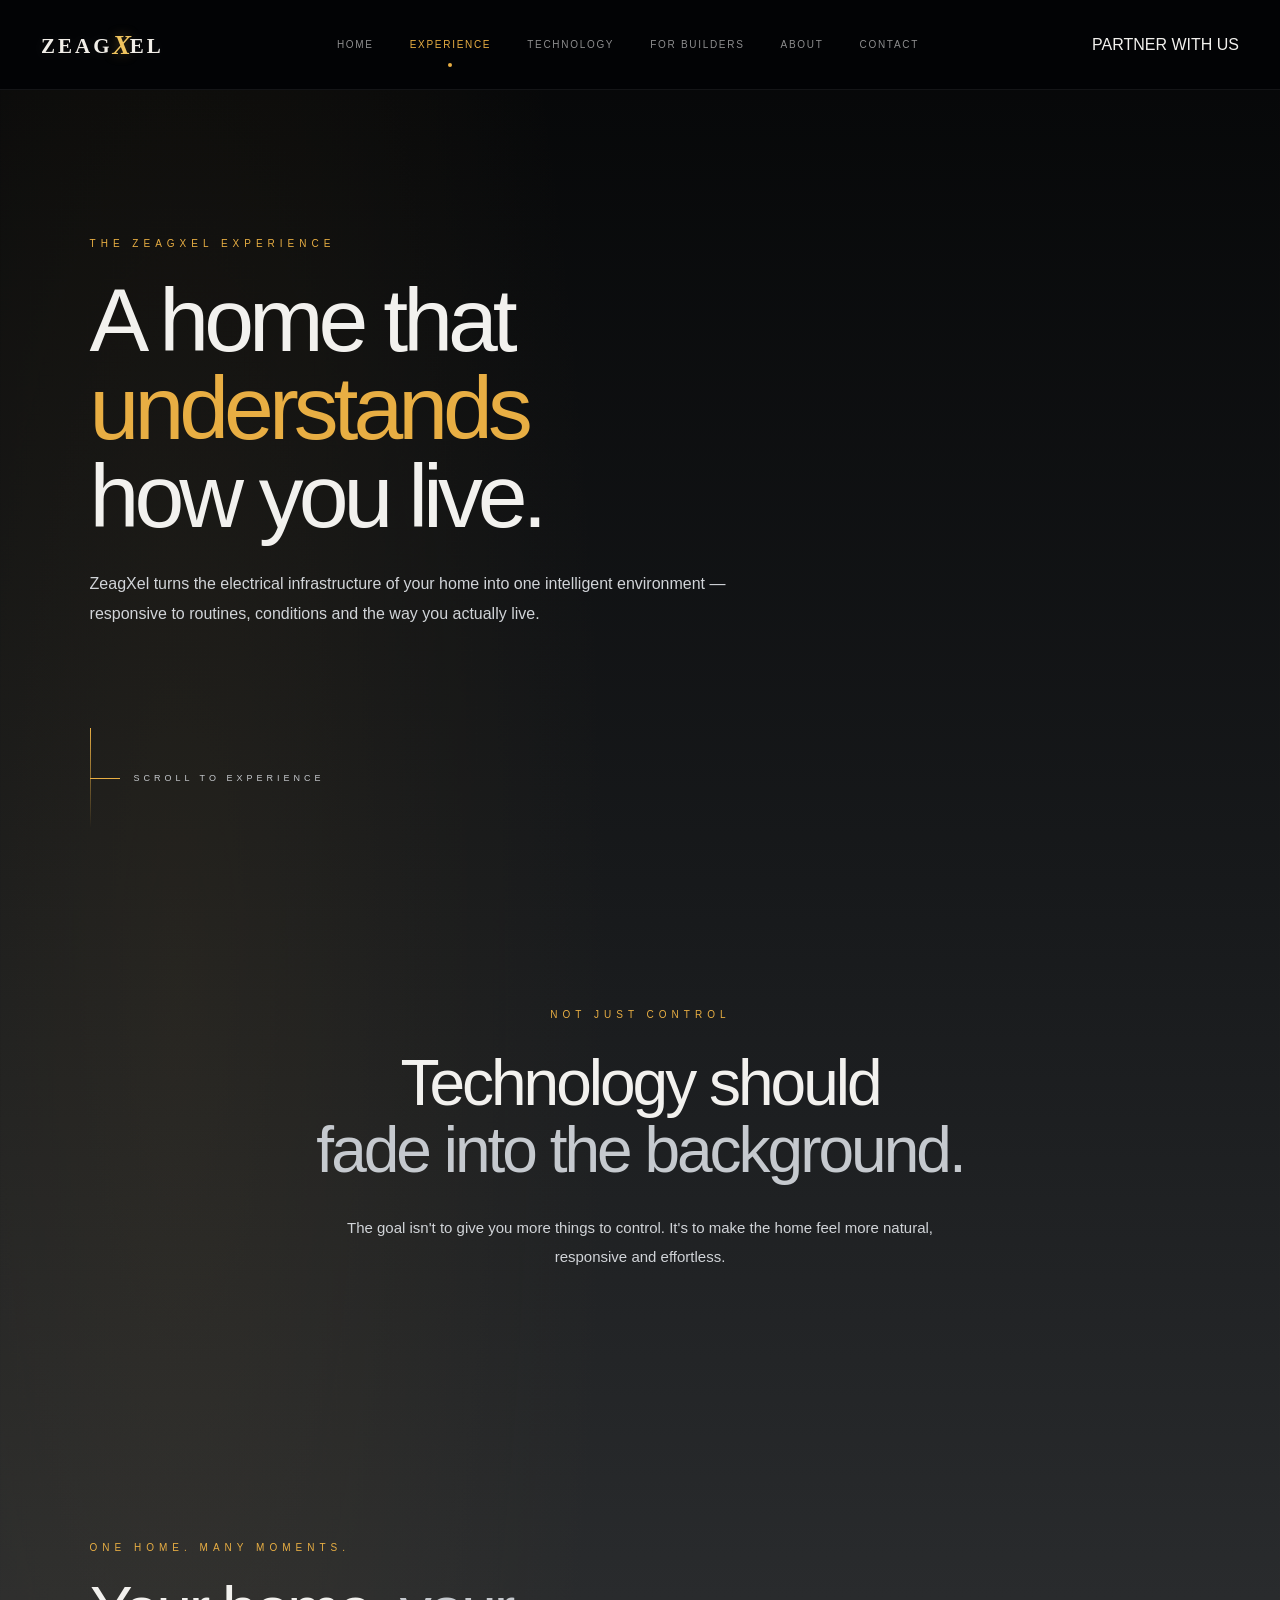
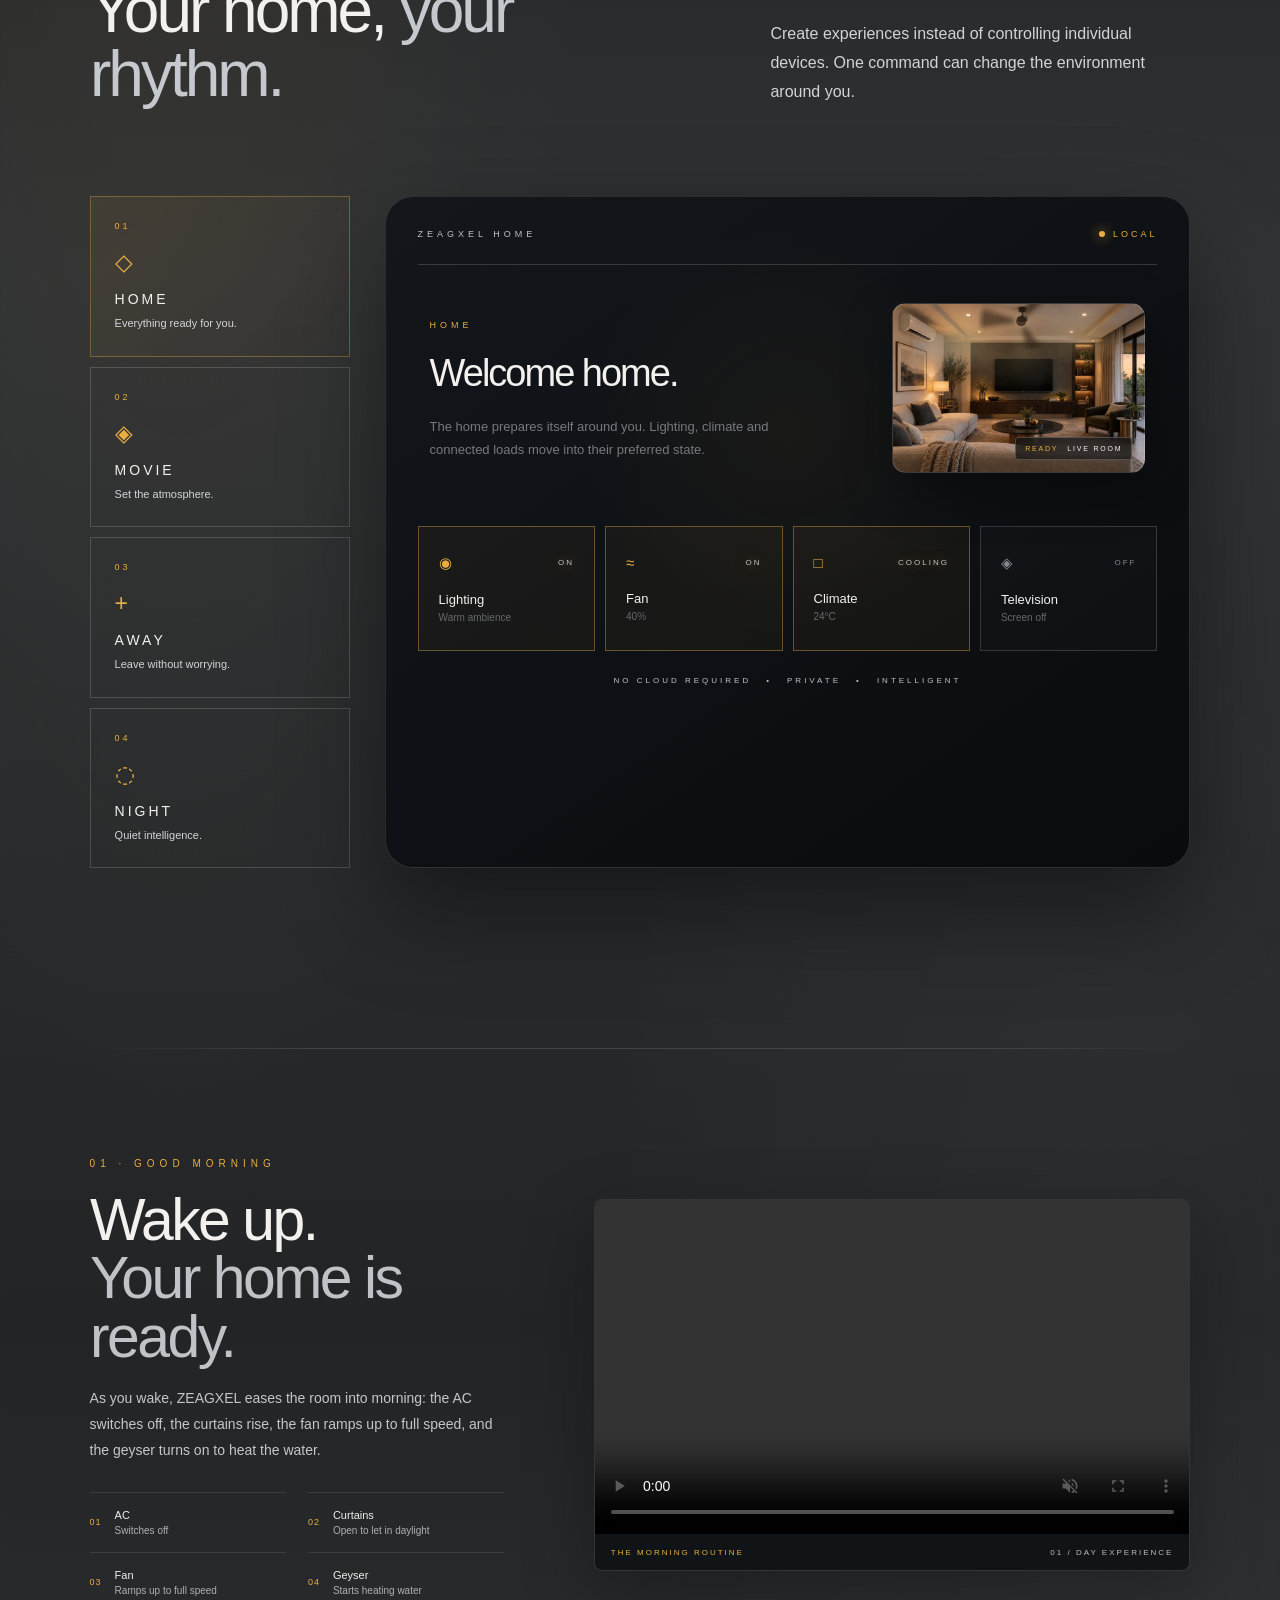
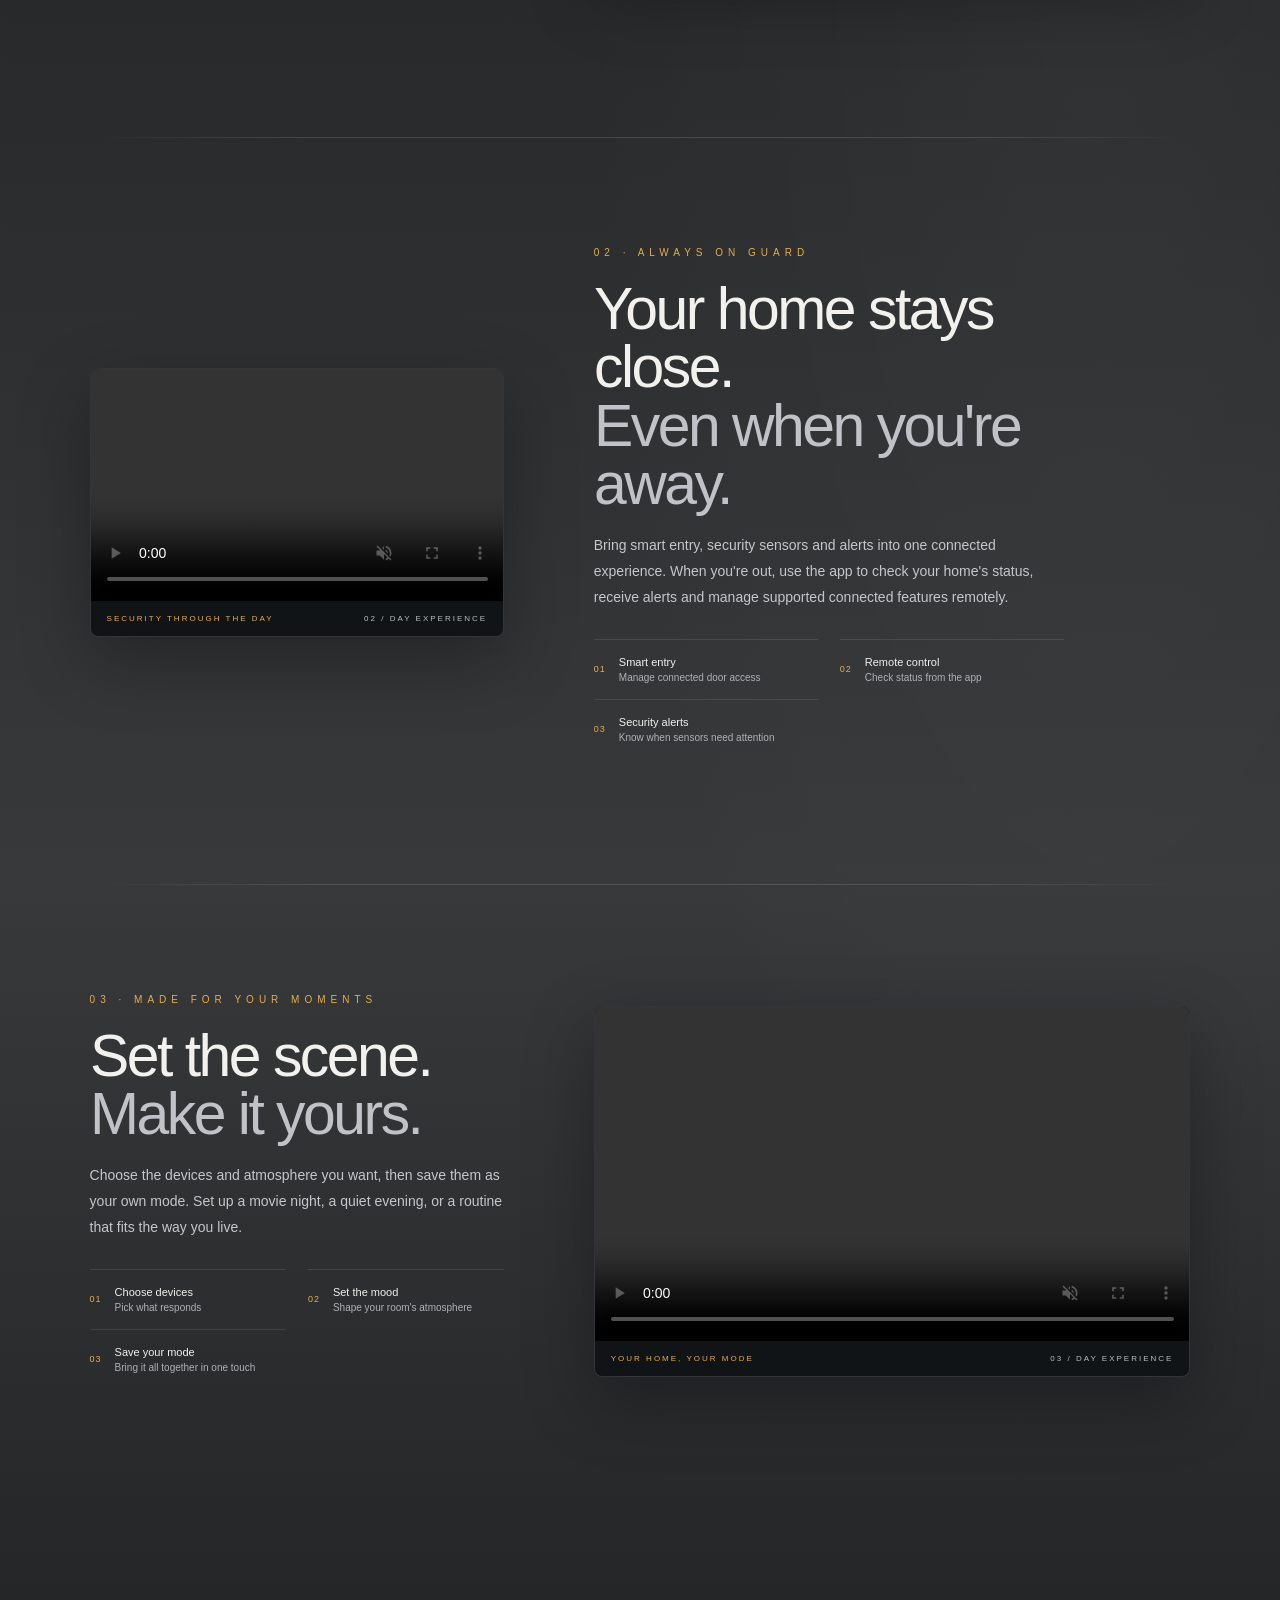
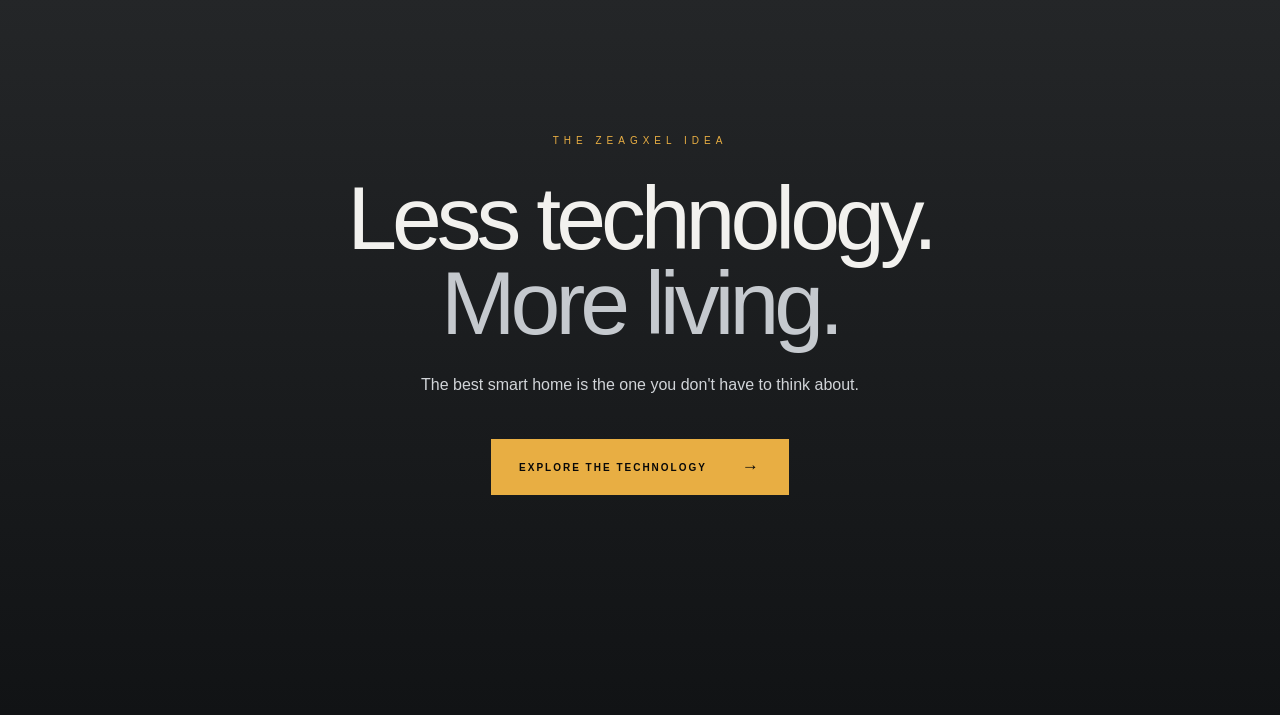
<file: pages/experience.html>
<!DOCTYPE html>
<html lang="en">
<head>
    <meta charset="UTF-8">
    <meta name="viewport" content="width=device-width, initial-scale=1.0">

    <title>Smart Home Experience &amp; Automation | ZeagXel</title>
    <meta name="description" content="Experience ZeagXel smart home automation with personalized lighting, climate and appliance control, intelligent routines, connected security features, and local-first home technology.">
    <meta name="robots" content="index, follow">
    <link rel="canonical" href="https://zeagxel.com/pages/experience.html">
    <meta name="theme-color" content="#0b0b0b">

    <!-- Open Graph -->
    <meta property="og:type" content="website">
    <meta property="og:site_name" content="ZeagXel Technologies">
    <meta property="og:title" content="Smart Home Experience &amp; Automation | ZeagXel">
    <meta property="og:description" content="Discover personalized smart home scenes, lighting and climate control, connected appliances, and intelligent routines with ZeagXel.">
    <meta property="og:url" content="https://zeagxel.com/pages/experience.html">

    <!-- Social sharing -->
    <meta name="twitter:card" content="summary">
    <meta name="twitter:title" content="Smart Home Experience &amp; Automation | ZeagXel">
    <meta name="twitter:description" content="A more natural smart home experience with personalized scenes, intelligent routines, and connected home control from ZeagXel.">

    <!-- Existing stylesheets -->
    <link rel="stylesheet" href="../css/style.css">
    <link rel="stylesheet" href="../css/navbar.css">
    <link rel="stylesheet" href="../css/experience.css">

    <!-- Structured data -->
    <script type="application/ld+json">
    {
      "@context": "https://schema.org",
      "@type": "WebPage",
      "name": "Smart Home Experience & Automation | ZeagXel",
      "url": "https://zeagxel.com/pages/experience.html",
      "description": "Experience ZeagXel smart home automation through personalized lighting, climate and appliance control, routines, connected security features, and local-first technology.",
      "isPartOf": {
        "@type": "WebSite",
        "name": "ZeagXel Technologies",
        "url": "https://zeagxel.com/"
      },
      "about": {
        "@type": "Organization",
        "name": "ZeagXel Technologies",
        "url": "https://zeagxel.com/"
      }
    }
    </script>
</head>

<body>

    <!-- ================= NAVBAR ================= -->

    <header class="navbar">

        <a href="../index.html" class="brand">
            ZEAG<span>X</span>EL
        </a>

        <nav class="nav-links">

            <a href="../index.html">
                HOME
            </a>

            <a href="experience.html" class="active" aria-current="page">
                EXPERIENCE
                <span class="nav-dot"></span>
            </a>

            <a href="technology.html">
                TECHNOLOGY
            </a>

            <a href="builders.html">
                FOR BUILDERS
            </a>

            <a href="about.html">
                ABOUT
            </a>

            <a href="contact.html">
                CONTACT
            </a>

        </nav>

        <a href="contact.html" class="nav-button">
            PARTNER WITH US
        </a>

    </header>


    <!-- ================= EXPERIENCE ================= -->

    <main>

        <!-- ================= EXPERIENCE HERO ================= -->

        <section class="experience-hero">

            <div class="experience-hero-content">

                <div class="eyebrow">
                    THE ZEAGXEL EXPERIENCE
                </div>

                <h1>
                    A home that
                    <span>understands</span>
                    how you live.
                </h1>

                <p>
                    ZeagXel turns the electrical infrastructure of your home
                    into one intelligent environment — responsive to routines,
                    conditions and the way you actually live.
                </p>

            </div>

            <div class="hero-scroll">
                <span></span>
                SCROLL TO EXPERIENCE
            </div>

        </section>


        <!-- ================= INTRO ================= -->

        <section class="experience-intro">

            <div class="section-label">
                NOT JUST CONTROL
            </div>

            <h2>
                Technology should
                <span>fade into the background.</span>
            </h2>

            <p>
                The goal isn't to give you more things to control.
                It's to make the home feel more natural, responsive
                and effortless.
            </p>

        </section>


        <!-- ================= MODES ================= -->

        <section class="modes-section">

            <div class="modes-header">

                <div>

                    <div class="eyebrow">
                        ONE HOME. MANY MOMENTS.
                    </div>

                    <h2>
                        Your home,
                        <span>your rhythm.</span>
                    </h2>

                </div>

                <p>
                    Create experiences instead of controlling individual
                    devices. One command can change the environment
                    around you.
                </p>

            </div>


            <div class="experience-interface">

                <!-- ================= MODE SELECTOR ================= -->

                <div class="mode-selector">

                    <button
                        class="mode-card active"
                        data-mode="home"
                        type="button"
                    >

                        <span class="mode-number">
                            01
                        </span>

                        <div class="mode-icon">
                            ◇
                        </div>

                        <div class="mode-name">
                            HOME
                        </div>

                        <div class="mode-description">
                            Everything ready for you.
                        </div>

                    </button>


                    <button
                        class="mode-card"
                        data-mode="movie"
                        type="button"
                    >

                        <span class="mode-number">
                            02
                        </span>

                        <div class="mode-icon">
                            ◈
                        </div>

                        <div class="mode-name">
                            MOVIE
                        </div>

                        <div class="mode-description">
                            Set the atmosphere.
                        </div>

                    </button>


                    <button
                        class="mode-card"
                        data-mode="away"
                        type="button"
                    >

                        <span class="mode-number">
                            03
                        </span>

                        <div class="mode-icon">
                            +
                        </div>

                        <div class="mode-name">
                            AWAY
                        </div>

                        <div class="mode-description">
                            Leave without worrying.
                        </div>

                    </button>


                    <button
                        class="mode-card"
                        data-mode="night"
                        type="button"
                    >

                        <span class="mode-number">
                            04
                        </span>

                        <div class="mode-icon">
                            ◌
                        </div>

                        <div class="mode-name">
                            NIGHT
                        </div>

                        <div class="mode-description">
                            Quiet intelligence.
                        </div>

                    </button>

                </div>


                <!-- ================= CONTROL PANEL ================= -->

                <div class="control-panel">

                    <div class="panel-top">

                        <div class="panel-brand">
                            ZEAGXEL HOME
                        </div>

                        <div class="panel-status">
                            <span></span>
                            LOCAL
                        </div>

                    </div>


                    <div class="panel-main">

                        <div class="panel-heading">

                            <span id="mode-label">
                                HOME
                            </span>

                            <h3 id="mode-title">
                                Welcome home.
                            </h3>

                            <p id="mode-text">
                                The home prepares itself around you.
                                Lighting, climate and connected loads
                                move into their preferred state.
                            </p>

                        </div>


                        <div
                            class="room-scene"
                            data-lights="on"
                            data-fan="on"
                            data-climate="on"
                            data-tv="off"
                            role="img"
                            aria-label="Interactive living room with controllable lights, ceiling fan, air conditioning, and television"
                        >

                            <div class="room-light-glow" aria-hidden="true"></div>
                            <div class="room-fan-motion" aria-hidden="true"></div>
                            <div class="room-airflow" aria-hidden="true"></div>
                            <div class="room-curtains" aria-hidden="true"></div>

                            <div class="room-tv-screen" aria-hidden="true">
                                <video class="room-tv-video" muted loop playsinline preload="none" aria-hidden="true">
                                    <source src="../assets/videos/experience/movie-scene.mp4" type="video/mp4">
                                </video>
                            </div>

                            <div class="room-security" aria-hidden="true">

                                <svg viewBox="0 0 48 56" focusable="false">
                                    <path d="M24 3 43 10v15c0 13-8 22-19 28C13 47 5 38 5 25V10L24 3Z" />
                                    <path d="m16 27 5 5 11-12" />
                                </svg>

                                <span class="security-kicker">ZEAGXEL · LOCAL DEFENSE</span>
                                <strong>SECURITY ON</strong>
                                <span class="security-detail"><i></i> PERIMETER ACTIVE</span>

                            </div>

                            <div class="room-scene-label">
                                <span id="ring-value">READY</span>
                                <span>LIVE ROOM</span>
                            </div>

                        </div>

                    </div>


                    <!-- ================= DEVICE STATES ================= -->

                    <div class="device-grid">

                        <button class="device device-control" type="button" data-device="light" aria-pressed="true">

                            <div class="device-top">

                                <span class="device-icon">
                                    ◉
                                </span>

                                <span class="device-status" id="light-status">
                                    ON
                                </span>

                            </div>

                            <h4>
                                Lighting
                            </h4>

                            <p id="light-value">
                                Warm ambience
                            </p>

                        </button>


                        <button class="device device-control" type="button" data-device="fan" aria-pressed="true">

                            <div class="device-top">

                                <span class="device-icon">
                                    ≈
                                </span>

                                <span class="device-status" id="fan-status">
                                    ON
                                </span>

                            </div>

                            <h4>
                                Fan
                            </h4>

                            <p id="fan-value">
                                40%
                            </p>

                        </button>


                        <button class="device device-control" type="button" data-device="climate" aria-pressed="true">

                            <div class="device-top">

                                <span class="device-icon">
                                    □
                                </span>

                                <span class="device-status" id="climate-status">
                                    READY
                                </span>

                            </div>

                            <h4>
                                Climate
                            </h4>

                            <p id="climate-value">
                                24°C
                            </p>

                        </button>


                        <button class="device device-control" type="button" data-device="tv" aria-pressed="false">

                            <div class="device-top">

                                <span class="device-icon">
                                    ◈
                                </span>

                                <span class="device-status" id="tv-status">
                                    READY
                                </span>

                            </div>

                            <h4>
                                Television
                            </h4>

                            <p id="tv-value">
                                Screen off
                            </p>

                        </button>

                    </div>


                    <div class="panel-footer">

                        <span>
                            NO CLOUD REQUIRED
                        </span>

                        <span>•</span>

                        <span>
                            PRIVATE
                        </span>

                        <span>•</span>

                        <span>
                            INTELLIGENT
                        </span>

                    </div>

                </div>

            </div>

        </section>


        <!-- ================= DAY EXPERIENCE: MORNING ================= -->

        <section class="morning-experience" aria-labelledby="morning-title">

            <div class="morning-story">

                <div class="eyebrow">
                    01 · GOOD MORNING
                </div>

                <h2 id="morning-title">
                    Wake up.<br>
                    <span>Your home is ready.</span>
                </h2>

                <p>
                    As you wake, ZEAGXEL eases the room into morning:
                    the AC switches off, the curtains rise, the fan
                    ramps up to full speed, and the geyser turns on
                    to heat the water.
                </p>

                <ol class="morning-actions">

                    <li>
                        <span>01</span>
                        <div>
                            <strong>AC</strong>
                            <small>Switches off</small>
                        </div>
                    </li>

                    <li>
                        <span>02</span>
                        <div>
                            <strong>Curtains</strong>
                            <small>Open to let in daylight</small>
                        </div>
                    </li>

                    <li>
                        <span>03</span>
                        <div>
                            <strong>Fan</strong>
                            <small>Ramps up to full speed</small>
                        </div>
                    </li>

                    <li>
                        <span>04</span>
                        <div>
                            <strong>Geyser</strong>
                            <small>Starts heating water</small>
                        </div>
                    </li>

                </ol>

            </div>


            <div class="morning-film">

                <video controls autoplay muted loop playsinline preload="metadata" aria-label="A person waking up as the bedroom curtains open">
                    <source src="../assets/videos/experience/morning-wakeup-zeagxel.mp4" type="video/mp4">
                </video>

                <div class="film-caption">
                    <span>THE MORNING ROUTINE</span>
                    <span>01 / DAY EXPERIENCE</span>
                </div>

            </div>

        </section>


        <!-- ================= DAY EXPERIENCE: HOME SECURITY ================= -->

        <section class="morning-experience morning-experience-reverse" aria-labelledby="security-title">

            <div class="morning-film">

                <video controls autoplay muted loop playsinline preload="metadata" aria-label="A smart entry lock and the home's security sensors">
                    <source src="../assets/videos/experience/security-moments.mp4" type="video/mp4">
                </video>

                <div class="film-caption">
                    <span>SECURITY THROUGH THE DAY</span>
                    <span>02 / DAY EXPERIENCE</span>
                </div>

            </div>


            <div class="morning-story">

                <div class="eyebrow">
                    02 · ALWAYS ON GUARD
                </div>

                <h2 id="security-title">
                    Your home stays close.<br>
                    <span>Even when you're away.</span>
                </h2>

                <p>
                    Bring smart entry, security sensors and alerts into
                    one connected experience. When you're out, use the
                    app to check your home's status, receive alerts and
                    manage supported connected features remotely.
                </p>

                <ol class="morning-actions">

                    <li>
                        <span>01</span>
                        <div>
                            <strong>Smart entry</strong>
                            <small>Manage connected door access</small>
                        </div>
                    </li>

                    <li>
                        <span>02</span>
                        <div>
                            <strong>Remote control</strong>
                            <small>Check status from the app</small>
                        </div>
                    </li>

                    <li>
                        <span>03</span>
                        <div>
                            <strong>Security alerts</strong>
                            <small>Know when sensors need attention</small>
                        </div>
                    </li>

                </ol>

            </div>

        </section>


        <!-- ================= DAY EXPERIENCE: PERSONAL MODES ================= -->

        <section class="morning-experience" aria-labelledby="modes-title">

            <div class="morning-story">

                <div class="eyebrow">
                    03 · MADE FOR YOUR MOMENTS
                </div>

                <h2 id="modes-title">
                    Set the scene.<br>
                    <span>Make it yours.</span>
                </h2>

                <p>
                    Choose the devices and atmosphere you want, then
                    save them as your own mode. Set up a movie night,
                    a quiet evening, or a routine that fits the way
                    you live.
                </p>

                <ol class="morning-actions">

                    <li>
                        <span>01</span>
                        <div>
                            <strong>Choose devices</strong>
                            <small>Pick what responds</small>
                        </div>
                    </li>

                    <li>
                        <span>02</span>
                        <div>
                            <strong>Set the mood</strong>
                            <small>Shape your room's atmosphere</small>
                        </div>
                    </li>

                    <li>
                        <span>03</span>
                        <div>
                            <strong>Save your mode</strong>
                            <small>Bring it all together in one touch</small>
                        </div>
                    </li>

                </ol>

            </div>


            <div class="morning-film">

                <video controls autoplay muted loop playsinline preload="metadata" aria-label="A homeowner enjoying a personalized movie-night scene">
                    <source src="../assets/videos/experience/your-modes.mp4" type="video/mp4">
                </video>

                <div class="film-caption">
                    <span>YOUR HOME, YOUR MODE</span>
                    <span>03 / DAY EXPERIENCE</span>
                </div>

            </div>

        </section>


        <!-- ================= FINAL ================= -->

        <section class="experience-final">

            <div class="eyebrow">
                THE ZEAGXEL IDEA
            </div>

            <h2>
                Less technology.
                <span>More living.</span>
            </h2>

            <p>
                The best smart home is the one you don't
                have to think about.
            </p>

            <a href="technology.html" class="gold-button">
                EXPLORE THE TECHNOLOGY
                <span>→</span>
            </a>

        </section>

    </main>


    <!-- ================= JAVASCRIPT ================= -->

    <script src="../js/experience.js"></script>
    <script src="../js/animations.js"></script>

</body>
</html>
</file>
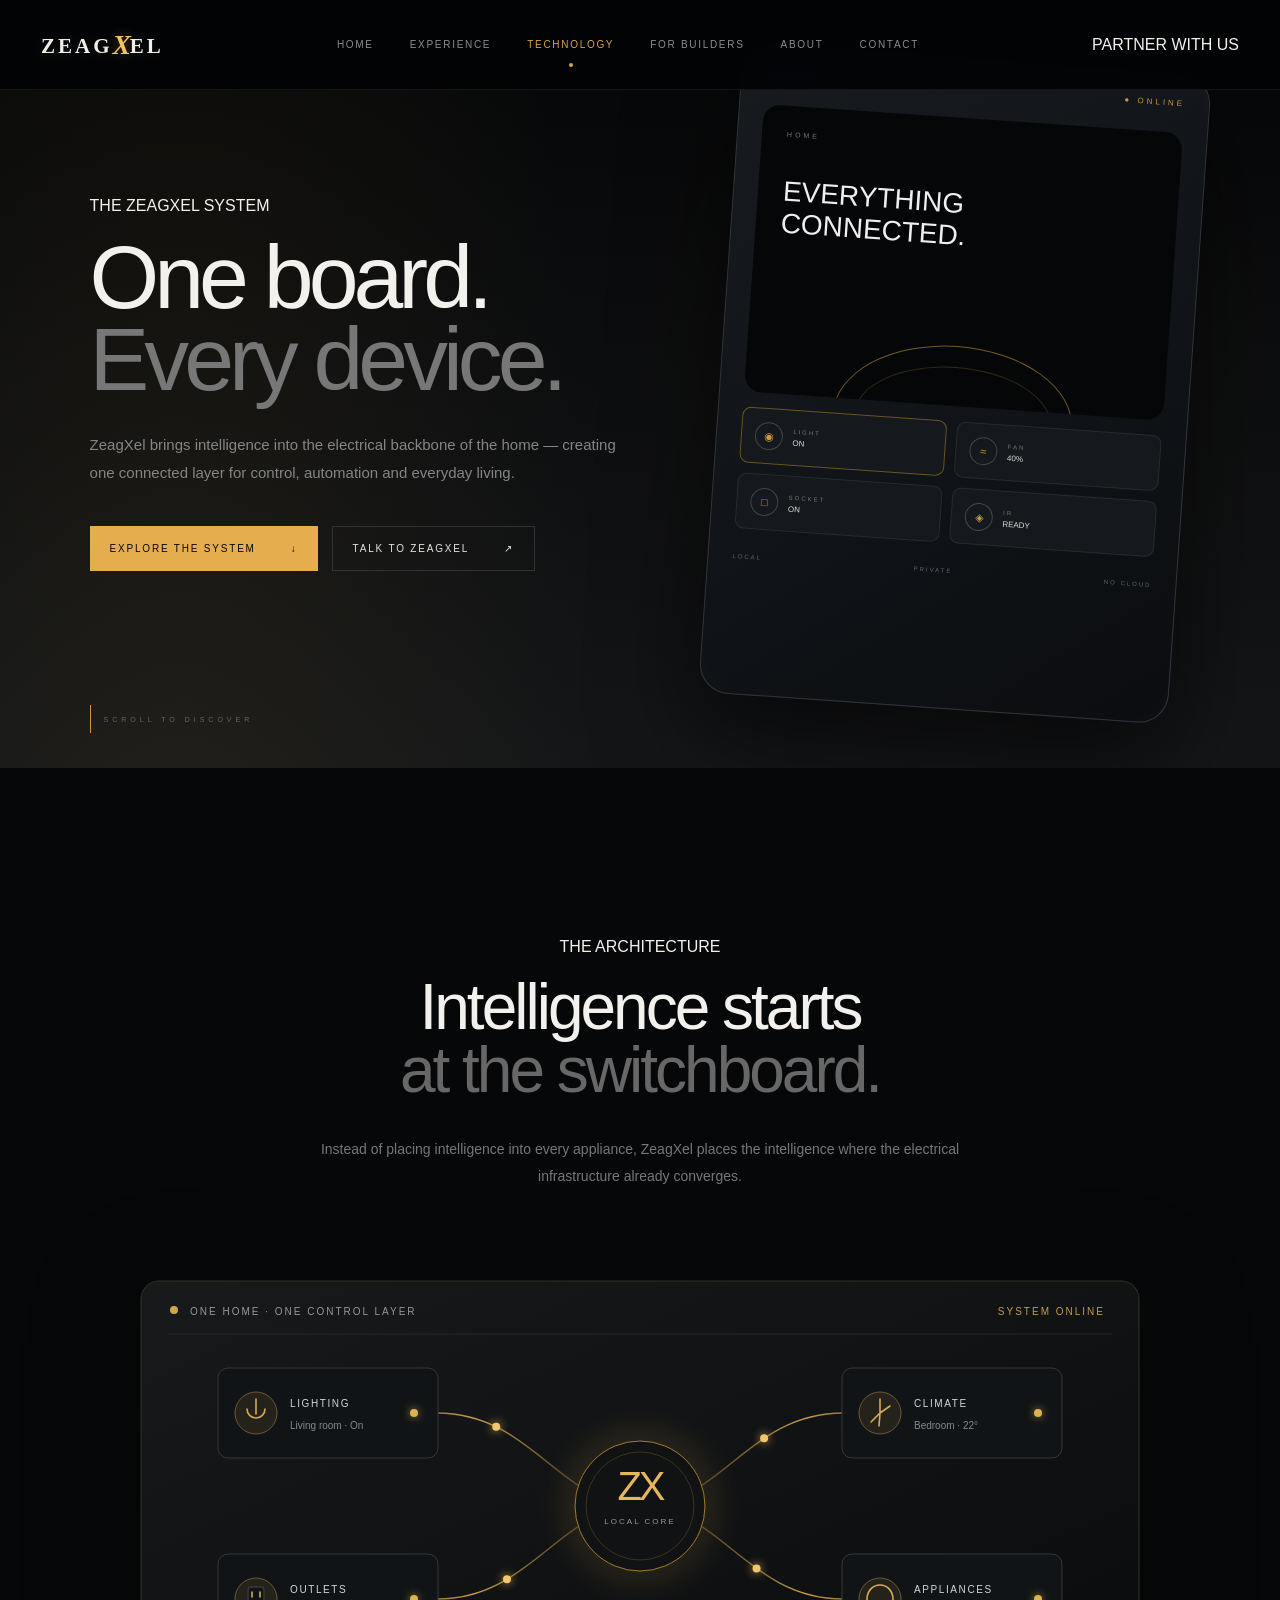
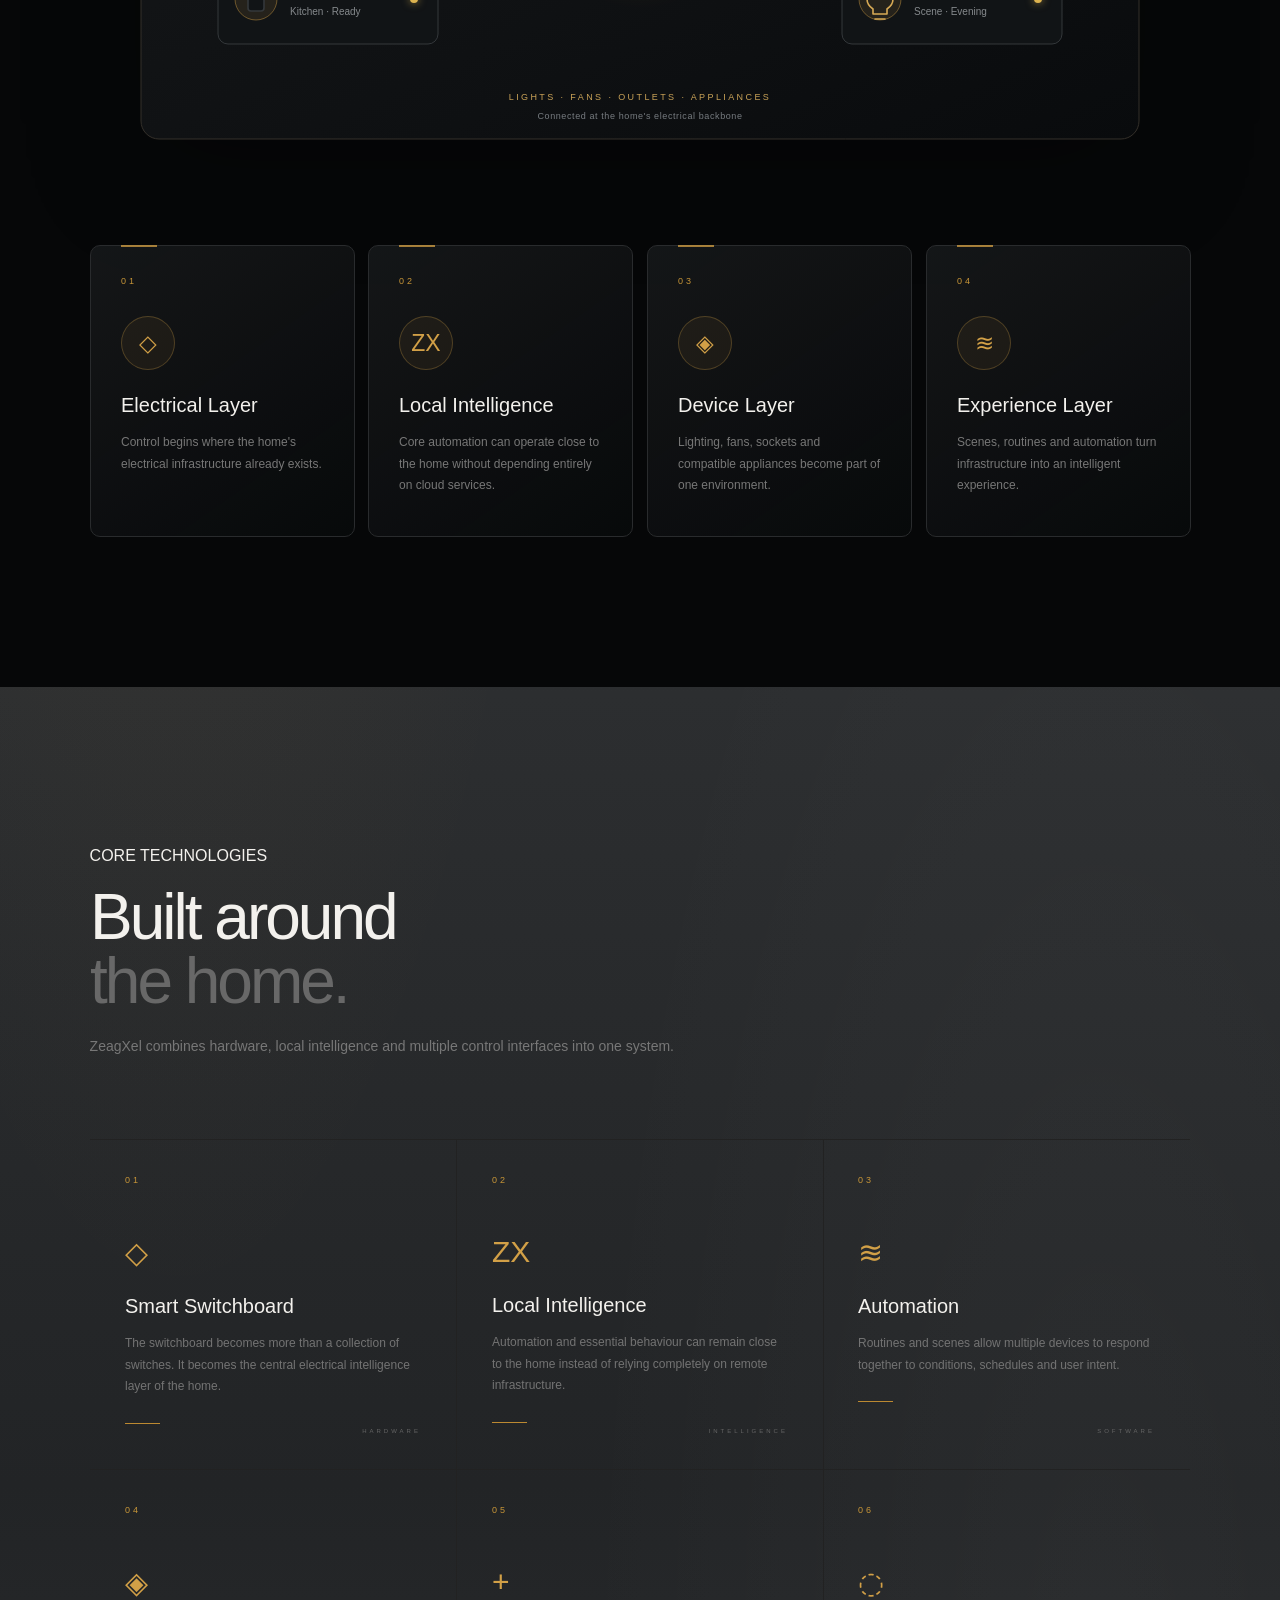
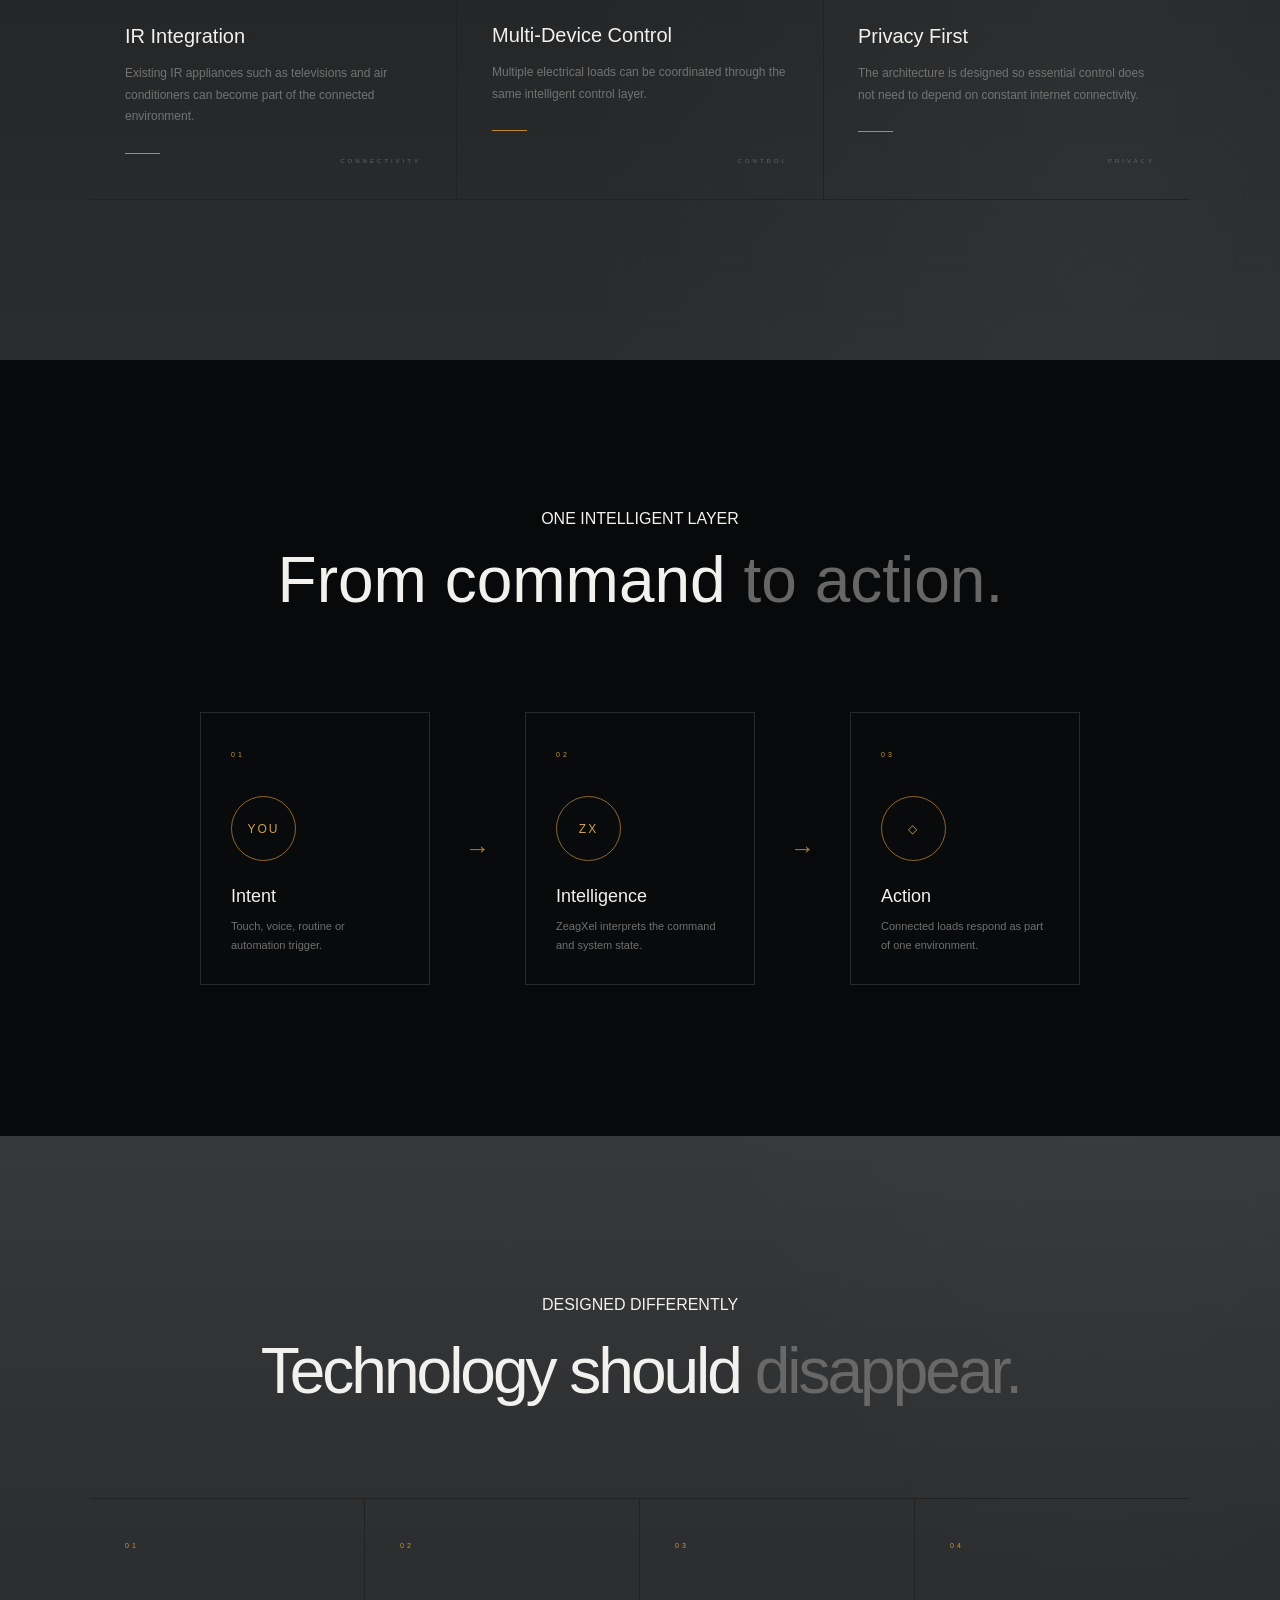
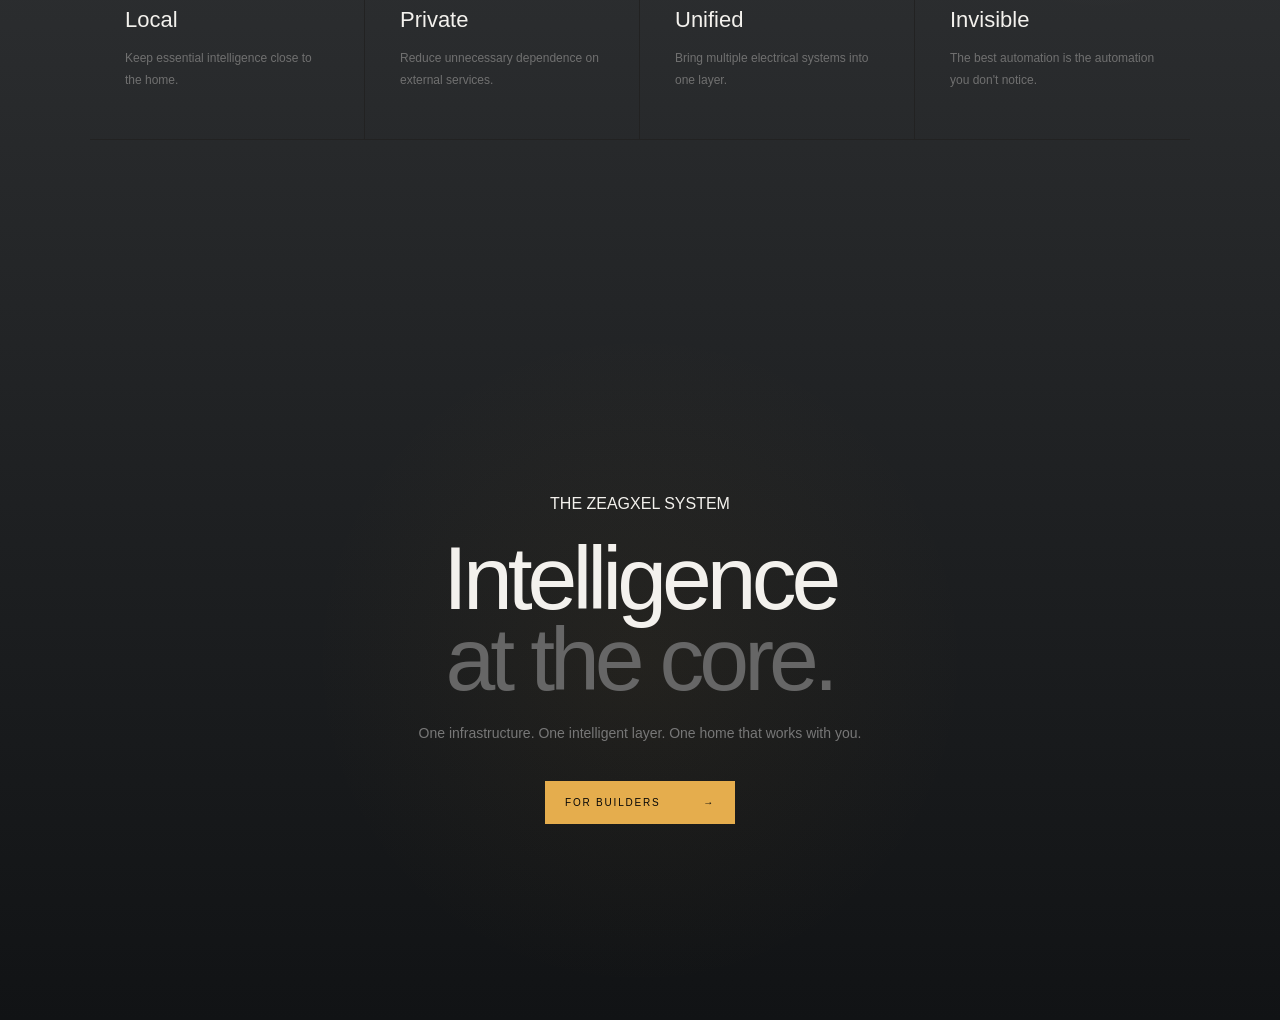
<file: pages/technology.html>
<!DOCTYPE html>
<html lang="en">

<head>
    <meta charset="UTF-8">
    <meta name="viewport" content="width=device-width, initial-scale=1.0">

    <title>Smart Home Technology &amp; Automation | ZeagXel</title>

    <meta name="description" content="Explore ZeagXel smart home technology: intelligent switchboards, local-first automation, lighting and fan control, IR appliance integration, and privacy-focused home control.">
    <meta name="robots" content="index, follow">
    <link rel="canonical" href="https://zeagxel.com/pages/technology.html">

    <meta name="theme-color" content="#0b0b0b">

    <!-- Open Graph -->
    <meta property="og:type" content="website">
    <meta property="og:site_name" content="ZeagXel Technologies">
    <meta property="og:title" content="Smart Home Technology &amp; Automation | ZeagXel">
    <meta property="og:description" content="Discover ZeagXel's intelligent electrical infrastructure, local-first automation, smart switchboards, and connected home control.">
    <meta property="og:url" content="https://zeagxel.com/pages/technology.html">

    <!-- Social sharing -->
    <meta name="twitter:card" content="summary">
    <meta name="twitter:title" content="Smart Home Technology &amp; Automation | ZeagXel">
    <meta name="twitter:description" content="Smart switchboards, local intelligence, appliance integration, and privacy-focused home automation from ZeagXel.">

    <!-- Stylesheets -->
    <link rel="stylesheet" href="../css/style.css">
    <link rel="stylesheet" href="../css/navbar.css">
    <link rel="stylesheet" href="../css/technology.css">

    <!-- Structured data -->
    <script type="application/ld+json">
    {
      "@context": "https://schema.org",
      "@type": "WebPage",
      "name": "Smart Home Technology & Automation | ZeagXel",
      "url": "https://zeagxel.com/pages/technology.html",
      "description": "Explore ZeagXel's smart electrical infrastructure, intelligent switchboards, local-first automation, connected appliance control, and privacy-focused home technology.",
      "isPartOf": {
        "@type": "WebSite",
        "name": "ZeagXel Technologies",
        "url": "https://zeagxel.com/"
      },
      "about": {
        "@type": "Organization",
        "name": "ZeagXel Technologies",
        "url": "https://zeagxel.com/"
      }
    }
    </script>
</head>

<body>

    <!-- =====================================================
         NAVBAR
         ===================================================== -->

    <header class="navbar">

        <a href="../index.html" class="brand">
            ZEAG<span>X</span>EL
        </a>

        <nav class="nav-links">

            <a href="../index.html">
                HOME
            </a>

            <a href="experience.html">
                EXPERIENCE
            </a>

            <a href="technology.html" class="active">
                TECHNOLOGY
                <span class="nav-dot"></span>
            </a>

            <a href="builders.html">
                FOR BUILDERS
            </a>

            <a href="about.html">
                ABOUT
            </a>

            <a href="contact.html">
                CONTACT
            </a>

        </nav>

        <a href="contact.html" class="nav-button">
            PARTNER WITH US
        </a>

    </header>

    <!-- =====================================================
         MAIN
         ===================================================== -->

    <main>

        <!-- =================================================
             TECHNOLOGY HERO
             ================================================= -->

        <section class="technology-hero">

            <div class="technology-hero-content">

                <div class="eyebrow">
                    THE ZEAGXEL SYSTEM
                </div>

                <h1>
                    One board.
                    <span>
                        Every device.
                    </span>
                </h1>

                <p>
                    ZeagXel brings intelligence into the
                    electrical backbone of the home — creating
                    one connected layer for control,
                    automation and everyday living.
                </p>

                <div class="technology-hero-actions">

                    <a href="#architecture" class="gold-button">
                        EXPLORE THE SYSTEM
                        <span>
                            ↓
                        </span>
                    </a>

                    <a href="contact.html" class="outline-button">
                        TALK TO ZEAGXEL
                        <span>
                            ↗
                        </span>
                    </a>

                </div>

            </div>

            <!-- SYSTEM VISUAL -->

            <div class="system-visual">

                <div class="system-glow"></div>

                <div class="system-board">

                    <div class="board-header">
                        <span>
                            ZEAGXEL
                        </span>

                        <span class="board-online">
                            ● ONLINE
                        </span>
                    </div>

                    <div class="board-screen">

                        <div class="screen-title">
                            HOME
                        </div>

                        <div class="screen-main">
                            EVERYTHING
                            <br>
                            CONNECTED.
                        </div>

                        <div class="screen-ring">
                            <div></div>
                        </div>

                    </div>

                    <div class="board-devices">

                        <div class="board-device active">

                            <span class="board-device-icon">
                                ◉
                            </span>

                            <div>
                                <small>
                                    LIGHT
                                </small>

                                <strong>
                                    ON
                                </strong>
                            </div>

                        </div>

                        <div class="board-device">

                            <span class="board-device-icon">
                                ≈
                            </span>

                            <div>
                                <small>
                                    FAN
                                </small>

                                <strong>
                                    40%
                                </strong>
                            </div>

                        </div>

                        <div class="board-device">

                            <span class="board-device-icon">
                                □
                            </span>

                            <div>
                                <small>
                                    SOCKET
                                </small>

                                <strong>
                                    ON
                                </strong>
                            </div>

                        </div>

                        <div class="board-device">

                            <span class="board-device-icon">
                                ◈
                            </span>

                            <div>
                                <small>
                                    IR
                                </small>

                                <strong>
                                    READY
                                </strong>
                            </div>

                        </div>

                    </div>

                    <div class="board-footer">
                        <span>
                            LOCAL
                        </span>

                        <span>
                            PRIVATE
                        </span>

                        <span>
                            NO CLOUD
                        </span>
                    </div>

                </div>

            </div>

            <div class="technology-scroll">
                <span></span>
                SCROLL TO DISCOVER
            </div>

        </section>

        <!-- =================================================
             ARCHITECTURE
             ================================================= -->

        <section class="architecture-section" id="architecture">

            <div class="architecture-heading">

                <div class="eyebrow">
                    THE ARCHITECTURE
                </div>

                <h2>
                    Intelligence starts
                    <span>
                        at the switchboard.
                    </span>
                </h2>

                <p>
                    Instead of placing intelligence into
                    every appliance, ZeagXel places the
                    intelligence where the electrical
                    infrastructure already converges.
                </p>

            </div>

            <!-- ARCHITECTURE VISUAL -->

            <div class="architecture-visual" role="img" aria-label="ZeagXel's ZX core connects the home's lighting, fans, outlets, and appliances so they can be controlled together.">

                <svg class="control-illustration" viewBox="0 0 1000 460" xmlns="http://www.w3.org/2000/svg" aria-hidden="true">

                    <defs>
                        <linearGradient id="control-panel" x1="0" y1="0" x2="1" y2="1">
                            <stop stop-color="#17191b" />
                            <stop offset="1" stop-color="#090b0d" />
                        </linearGradient>

                        <linearGradient id="control-wire" x1="0" y1="0" x2="1" y2="0">
                            <stop stop-color="#8e6728" stop-opacity=".2" />
                            <stop offset=".5" stop-color="#e3b453" stop-opacity=".85" />
                            <stop offset="1" stop-color="#8e6728" stop-opacity=".2" />
                        </linearGradient>

                        <filter id="core-glow" x="-100%" y="-100%" width="300%" height="300%">
                            <feGaussianBlur stdDeviation="12" />
                        </filter>
                    </defs>

                    <rect x="1" y="1" width="998" height="458" rx="18" fill="url(#control-panel)" stroke="#34302a" />
                    <path d="M28 54h944" stroke="#27292b" />
                    <circle cx="34" cy="30" r="4" fill="#d6a442" />

                    <text x="50" y="35" class="diagram-kicker">ONE HOME · ONE CONTROL LAYER</text>
                    <text x="965" y="35" text-anchor="end" class="diagram-status">SYSTEM ONLINE</text>

                    <path class="diagram-wire" d="M500 226 C420 226 392 133 297 133 H166" />
                    <path class="diagram-wire" d="M500 226 C580 226 608 133 703 133 H834" />
                    <path class="diagram-wire" d="M500 226 C420 226 392 319 297 319 H166" />
                    <path class="diagram-wire" d="M500 226 C580 226 608 319 703 319 H834" />

                    <circle class="diagram-pulse" cx="0" cy="0" r="4">
                        <animateMotion dur="3.8s" repeatCount="indefinite" path="M500 226 C420 226 392 133 297 133 H166" />
                    </circle>

                    <circle class="diagram-pulse" cx="0" cy="0" r="4">
                        <animateMotion dur="4.4s" repeatCount="indefinite" path="M500 226 C580 226 608 133 703 133 H834" />
                    </circle>

                    <circle class="diagram-pulse" cx="0" cy="0" r="4">
                        <animateMotion dur="4.1s" repeatCount="indefinite" path="M500 226 C420 226 392 319 297 319 H166" />
                    </circle>

                    <circle class="diagram-pulse" cx="0" cy="0" r="4">
                        <animateMotion dur="4.7s" repeatCount="indefinite" path="M500 226 C580 226 608 319 703 319 H834" />
                    </circle>

                    <g class="diagram-core">
                        <circle cx="500" cy="226" r="82" fill="#dca747" opacity=".1" filter="url(#core-glow)" />
                        <circle cx="500" cy="226" r="65" fill="#101214" stroke="#a77a2c" />
                        <circle cx="500" cy="226" r="54" fill="none" stroke="#d4a242" stroke-opacity=".22" />
                        <text x="500" y="220" text-anchor="middle" class="diagram-zx">ZX</text>
                        <text x="500" y="244" text-anchor="middle" class="diagram-core-label">LOCAL CORE</text>
                    </g>

                    <g class="diagram-device" transform="translate(78 88)">
                        <rect width="220" height="90" rx="10" />
                        <circle cx="38" cy="45" r="21" class="device-icon-bg" />
                        <path d="M38 31v15m-9-5a9 9 0 1 0 18 0" class="device-icon" />
                        <text x="72" y="39" class="device-label">LIGHTING</text>
                        <text x="72" y="61" class="device-value">Living room · On</text>
                        <circle cx="196" cy="45" r="4" class="device-led" />
                    </g>

                    <g class="diagram-device" transform="translate(702 88)">
                        <rect width="220" height="90" rx="10" />
                        <circle cx="38" cy="45" r="21" class="device-icon-bg" />
                        <path d="M38 31v14m0 0 10-7m-10 7-9 9m9-9-1 13" class="device-icon" />
                        <text x="72" y="39" class="device-label">CLIMATE</text>
                        <text x="72" y="61" class="device-value">Bedroom · 22°</text>
                        <circle cx="196" cy="45" r="4" class="device-led" />
                    </g>

                    <g class="diagram-device" transform="translate(78 274)">
                        <rect width="220" height="90" rx="10" />
                        <circle cx="38" cy="45" r="21" class="device-icon-bg" />
                        <rect x="30" y="33" width="16" height="24" rx="3" class="device-icon" />
                        <path d="M34 38v5m8-5v5" class="device-icon" />
                        <text x="72" y="39" class="device-label">OUTLETS</text>
                        <text x="72" y="61" class="device-value">Kitchen · Ready</text>
                        <circle cx="196" cy="45" r="4" class="device-led" />
                    </g>

                    <g class="diagram-device" transform="translate(702 274)">
                        <rect width="220" height="90" rx="10" />
                        <circle cx="38" cy="45" r="21" class="device-icon-bg" />
                        <path d="M38 31c-8 0-13 7-13 14 0 5 3 8 6 10v5h14v-5c3-2 6-5 6-10 0-7-5-14-13-14z" class="device-icon" />
                        <path d="M33 65h10" class="device-icon" />
                        <text x="72" y="39" class="device-label">APPLIANCES</text>
                        <text x="72" y="61" class="device-value">Scene · Evening</text>
                        <circle cx="196" cy="45" r="4" class="device-led" />
                    </g>

                    <text x="500" y="420" text-anchor="middle" class="diagram-caption">LIGHTS · FANS · OUTLETS · APPLIANCES</text>
                    <text x="500" y="439" text-anchor="middle" class="diagram-subcaption">Connected at the home's electrical backbone</text>

                </svg>

            </div>

            <!-- ARCHITECTURE CARDS -->

            <div class="architecture-grid">

                <div class="architecture-card">
                    <span class="card-number">01</span>
                    <div class="card-symbol">◇</div>

                    <h3>
                        Electrical Layer
                    </h3>

                    <p>
                        Control begins where the home's
                        electrical infrastructure already
                        exists.
                    </p>
                </div>

                <div class="architecture-card">
                    <span class="card-number">02</span>
                    <div class="card-symbol">ZX</div>

                    <h3>
                        Local Intelligence
                    </h3>

                    <p>
                        Core automation can operate close
                        to the home without depending
                        entirely on cloud services.
                    </p>
                </div>

                <div class="architecture-card">
                    <span class="card-number">03</span>
                    <div class="card-symbol">◈</div>

                    <h3>
                        Device Layer
                    </h3>

                    <p>
                        Lighting, fans, sockets and
                        compatible appliances become part
                        of one environment.
                    </p>
                </div>

                <div class="architecture-card">
                    <span class="card-number">04</span>
                    <div class="card-symbol">≋</div>

                    <h3>
                        Experience Layer
                    </h3>

                    <p>
                        Scenes, routines and automation
                        turn infrastructure into an
                        intelligent experience.
                    </p>
                </div>

            </div>

        </section>

        <!-- =================================================
             CORE TECHNOLOGIES
             ================================================= -->

        <section class="core-section">

            <div class="core-heading">

                <div class="eyebrow">
                    CORE TECHNOLOGIES
                </div>

                <h2>
                    Built around
                    <span>
                        the home.
                    </span>
                </h2>

                <p>
                    ZeagXel combines hardware, local
                    intelligence and multiple control
                    interfaces into one system.
                </p>

            </div>

            <div class="core-grid">

                <!-- CARD 01 -->

                <div class="core-card">
                    <span class="core-number">01</span>
                    <div class="core-icon">◇</div>

                    <h3>
                        Smart Switchboard
                    </h3>

                    <p>
                        The switchboard becomes more than
                        a collection of switches. It becomes
                        the central electrical intelligence
                        layer of the home.
                    </p>

                    <div class="core-line"></div>

                    <span class="core-tag">
                        HARDWARE
                    </span>
                </div>

                <!-- CARD 02 -->

                <div class="core-card">
                    <span class="core-number">02</span>
                    <div class="core-icon">ZX</div>

                    <h3>
                        Local Intelligence
                    </h3>

                    <p>
                        Automation and essential behaviour
                        can remain close to the home instead
                        of relying completely on remote
                        infrastructure.
                    </p>

                    <div class="core-line"></div>

                    <span class="core-tag">
                        INTELLIGENCE
                    </span>
                </div>

                <!-- CARD 03 -->

                <div class="core-card">
                    <span class="core-number">03</span>
                    <div class="core-icon">≋</div>

                    <h3>
                        Automation
                    </h3>

                    <p>
                        Routines and scenes allow multiple
                        devices to respond together to
                        conditions, schedules and user intent.
                    </p>

                    <div class="core-line"></div>

                    <span class="core-tag">
                        SOFTWARE
                    </span>
                </div>

                <!-- CARD 04 -->

                <div class="core-card">
                    <span class="core-number">04</span>
                    <div class="core-icon">◈</div>

                    <h3>
                        IR Integration
                    </h3>

                    <p>
                        Existing IR appliances such as
                        televisions and air conditioners can
                        become part of the connected
                        environment.
                    </p>

                    <div class="core-line"></div>

                    <span class="core-tag">
                        CONNECTIVITY
                    </span>
                </div>

                <!-- CARD 05 -->

                <div class="core-card">
                    <span class="core-number">05</span>
                    <div class="core-icon">+</div>

                    <h3>
                        Multi-Device Control
                    </h3>

                    <p>
                        Multiple electrical loads can be
                        coordinated through the same
                        intelligent control layer.
                    </p>

                    <div class="core-line"></div>

                    <span class="core-tag">
                        CONTROL
                    </span>
                </div>

                <!-- CARD 06 -->

                <div class="core-card">
                    <span class="core-number">06</span>
                    <div class="core-icon">◌</div>

                    <h3>
                        Privacy First
                    </h3>

                    <p>
                        The architecture is designed so
                        essential control does not need to
                        depend on constant internet
                        connectivity.
                    </p>

                    <div class="core-line"></div>

                    <span class="core-tag">
                        PRIVACY
                    </span>
                </div>

            </div>

        </section>

        <!-- =================================================
             DATA FLOW
             ================================================= -->

        <section class="data-section">

            <div class="data-heading">

                <div class="eyebrow">
                    ONE INTELLIGENT LAYER
                </div>

                <h2>
                    From command
                    <span>
                        to action.
                    </span>
                </h2>

            </div>

            <div class="data-flow">

                <div class="flow-item">
                    <span class="flow-number">01</span>
                    <div class="flow-icon">YOU</div>

                    <h3>
                        Intent
                    </h3>

                    <p>
                        Touch, voice, routine or
                        automation trigger.
                    </p>
                </div>

                <div class="flow-connector">
                    →
                </div>

                <div class="flow-item">
                    <span class="flow-number">02</span>
                    <div class="flow-icon">ZX</div>

                    <h3>
                        Intelligence
                    </h3>

                    <p>
                        ZeagXel interprets the command
                        and system state.
                    </p>
                </div>

                <div class="flow-connector">
                    →
                </div>

                <div class="flow-item">
                    <span class="flow-number">03</span>
                    <div class="flow-icon">◇</div>

                    <h3>
                        Action
                    </h3>

                    <p>
                        Connected loads respond as
                        part of one environment.
                    </p>
                </div>

            </div>

        </section>

        <!-- =================================================
             PRINCIPLES
             ================================================= -->

        <section class="principles-section">

            <div class="principles-heading">

                <div class="eyebrow">
                    DESIGNED DIFFERENTLY
                </div>

                <h2>
                    Technology should
                    <span>
                        disappear.
                    </span>
                </h2>

            </div>

            <div class="principles-grid">

                <div class="principle">
                    <span>01</span>

                    <h3>
                        Local
                    </h3>

                    <p>
                        Keep essential intelligence
                        close to the home.
                    </p>
                </div>

                <div class="principle">
                    <span>02</span>

                    <h3>
                        Private
                    </h3>

                    <p>
                        Reduce unnecessary dependence
                        on external services.
                    </p>
                </div>

                <div class="principle">
                    <span>03</span>

                    <h3>
                        Unified
                    </h3>

                    <p>
                        Bring multiple electrical
                        systems into one layer.
                    </p>
                </div>

                <div class="principle">
                    <span>04</span>

                    <h3>
                        Invisible
                    </h3>

                    <p>
                        The best automation is the
                        automation you don't notice.
                    </p>
                </div>

            </div>

        </section>

        <!-- =================================================
             FINAL
             ================================================= -->

        <section class="technology-final">

            <div class="eyebrow">
                THE ZEAGXEL SYSTEM
            </div>

            <h2>
                Intelligence
                <span>
                    at the core.
                </span>
            </h2>

            <p>
                One infrastructure.
                One intelligent layer.
                One home that works with you.
            </p>

            <a href="builders.html" class="gold-button">
                FOR BUILDERS
                <span>
                    →
                </span>
            </a>

        </section>

    </main>

    <script src="../js/technology.js"></script>
    <script src="../js/animations.js"></script>

</body>

</html>
</file>
<file: css/style.css>
/* =====================================================
   ZEAGXEL
   GLOBAL STYLES
===================================================== */

:root {

    --black:
        #050608;

    --black-deep:
        #020304;

    --white:
        #f3f1ed;

    --gold:
        #d8a64c;

    --gold-light:
        #efbd62;

    --grey:
        #929398;

    --grey-dark:
        #65676c;

    --border:
        rgba(255, 255, 255, 0.10);

}


/* =====================================================
   RESET
===================================================== */

* {
    margin: 0;

    padding: 0;

    box-sizing: border-box;
}


html {
    scroll-behavior: smooth;
}


body {

    width: 100%;

    min-height: 100vh;

    overflow-x: hidden;

    background:
        var(--black);

    color:
        var(--white);

    font-family:
        Arial,
        Helvetica,
        sans-serif;

    -webkit-font-smoothing:
        antialiased;
}

main {
    transition: filter 0.75s ease;
}

body.lights-on main,
body.lights-on .navbar {
    filter: brightness(1.5);
}

body.lights-on::after {
    content: "";
    position: fixed;
    inset: 0;
    z-index: 999;
    pointer-events: none;
    background:
        radial-gradient(ellipse at 70% 38%, rgba(255, 204, 112, 0.28), transparent 54%),
        radial-gradient(ellipse at 22% 74%, rgba(255, 220, 155, 0.16), transparent 48%);
    mix-blend-mode: screen;
    animation: lightsBloom 0.75s ease-out both;
}

@keyframes lightsBloom {
    from { opacity: 0; }
    to { opacity: 1; }
}


a {
    color: inherit;

    text-decoration: none;
}


button,
a {
    -webkit-tap-highlight-color:
        transparent;
}


img {
    display: block;

    max-width: 100%;
}


::selection {

    background:
        var(--gold);

    color:
        var(--black);

}

.site-hero-entrance {
    animation: siteHeroEntrance 0.9s cubic-bezier(0.2, 0.72, 0.25, 1) both;
    animation-delay: var(--entrance-delay, 0ms);
}

.site-scroll-reveal.is-visible {
    animation: siteScrollArcIn 1.05s cubic-bezier(0.2, 0.72, 0.25, 1) both;
}

.site-scroll-reveal-reverse.is-visible {
    animation-name: siteScrollArcInReverse;
}

@keyframes siteHeroEntrance {
    from { opacity: 0; translate: 0 30px; }
    to { opacity: 1; translate: 0 0; }
}

@keyframes siteScrollArcIn {
    0% { opacity: 0; translate: 30px 10px; rotate: 5deg; scale: 0.98; }
    55% { opacity: 1; translate: -7px -2px; rotate: -1.2deg; scale: 1.005; }
    100% { opacity: 1; translate: 0 0; rotate: 0deg; scale: 1; }
}

@keyframes siteScrollArcInReverse {
    0% { opacity: 0; translate: -30px 10px; rotate: -5deg; scale: 0.98; }
    55% { opacity: 1; translate: 7px -2px; rotate: 1.2deg; scale: 1.005; }
    100% { opacity: 1; translate: 0 0; rotate: 0deg; scale: 1; }
}

@media (prefers-reduced-motion: reduce) {
    .site-hero-entrance,
    .site-scroll-reveal.is-visible {
        animation: none;
    }
}

/* =====================================================
   GLOBAL CONTAINER
===================================================== */

.container {

    width: min(
        1200px,
        calc(100% - 80px)
    );

    margin:
        0 auto;

}


/* =====================================================
   PAGE TRANSITION
===================================================== */

body {

    animation:
        pageEnter
        0.7s
        ease
        both;

}


@keyframes pageEnter {

    from {

        opacity: 0;

    }

    to {

        opacity: 1;

    }

}
</file>
<file: css/navbar.css>
/* =====================================================
   ZEAGXEL
   NAVBAR
===================================================== */

.navbar {

    position: fixed;

    top: 0;
    left: 0;

    width: 100%;

    height: 90px;

    display: flex;

    align-items: center;

    justify-content: space-between;

    padding:
        0 3.2%;

    background:
        rgba(
            3,
            4,
            6,
            0.94
        );

    border-bottom:
        1px solid
        rgba(
            255,
            255,
            255,
            0.07
        );

    backdrop-filter:
        blur(14px);

    -webkit-backdrop-filter:
        blur(14px);

    z-index: 1000;

}


/* =====================================================
   BRAND
===================================================== */

.brand {

    color:
        #f1eee8;

    font-family: "Bodoni MT", Didot, Georgia, serif;

    font-size: 21px;

    font-weight: 700;

    letter-spacing: 3px;

    white-space: nowrap;

    text-shadow: 0 1px 16px rgba(255, 255, 255, 0.12);

}


.brand span {

    color:
        #f0c45e;

    display: inline-block;

    font-family: "Bodoni MT", Didot, Georgia, serif;

    font-size: 1.32em;

    font-weight: 800;

    font-style: italic;

    letter-spacing: -0.04em;

    vertical-align: -1px;

    text-shadow: 0 0 12px rgba(240, 196, 94, 0.34);

}


/* =====================================================
   NAVIGATION
===================================================== */

.nav-links {

    display: flex;

    align-items: center;

    gap: 36px;

    height: 100%;

}


.nav-links a {

    position: relative;

    display: flex;

    align-items: center;

    height: 100%;

    color:
        rgba(
            255,
            255,
            255,
            0.55
        );

    font-size: 10px;

    font-weight: 500;

    letter-spacing: 1.7px;

    transition:
        color 0.3s ease;

}


.nav-links a:hover {

    color:
        #ffffff;

}


.nav-links a.active {

    color:
        var(--gold);

}


.nav-links a.active::after {

    content: "";

    position: absolute;

    bottom: 22px;

    left: 50%;

    width: 4px;

    height: 4px;

    border-radius: 50%;

    background:
        var(--gold);

    transform:
        translateX(-50%);

}


/* =====================================================
   PARTNER BUTTON
===================================================== */

.nav-partner {

    display: flex;

    align-items: center;

    justify-content: center;

    min-width: 168px;

    height: 58px;

    padding:
        0 20px;

    border:
        1px solid
        var(--gold);

    border-radius: 10px;

    color:
        var(--gold);

    font-size: 10px;

    font-weight: 600;

    letter-spacing: 1.5px;

    transition:
        background 0.3s ease,
        color 0.3s ease;

}


.nav-partner:hover {

    background:
        var(--gold);

    color:
        var(--black);

}
</file>
<file: css/hero.css>
/* =====================================================
   ZEAGXEL
   HERO
===================================================== */

.hero {

    position: relative;

    width: 100%;

    height:
        calc(100vh - 90px);

    min-height: 650px;

    margin-top: 90px;

    overflow: hidden;

    background:
        #050608;

}


/* =====================================================
   BACKGROUND
===================================================== */

.hero::before {

    content: "";

    position: absolute;

    inset: 0;

    width: 100%;
    height: 100%;

    background-image:
        url("../assets/images/hero/hero-house.jpg");

    background-size:
        cover;

    background-position:
        center center;

    background-repeat:
        no-repeat;

    transform:
        scale(1.04);

    z-index: 0;

    animation:
        heroImageReveal
        2s
        cubic-bezier(
            0.2,
            0.7,
            0.2,
            1
        )
        forwards;

}


/* =====================================================
   DARK OVERLAY
===================================================== */

.hero-overlay {

    position: absolute;

    inset: 0;

    background:
        linear-gradient(
            90deg,

            rgba(
                5,
                6,
                8,
                0.58
            ) 0%,

            rgba(
                5,
                6,
                8,
                0.64
            ) 20%,

            rgba(
                5,
                6,
                8,
                0.76
            ) 38%,

            rgba(
                5,
                6,
                8,
                0.88
            ) 52%,

            rgba(
                5,
                6,
                8,
                0.96
            ) 67%,

            #050608 100%
        );

    z-index: 1;

}


/* =====================================================
   VIGNETTE
===================================================== */

.hero::after {

    content: "";

    position: absolute;

    inset: 0;

    background:
        linear-gradient(
            180deg,

            rgba(
                0,
                0,
                0,
                0.25
            ),

            transparent 32%,

            rgba(
                0,
                0,
                0,
                0.12
            ) 55%,

            rgba(
                0,
                0,
                0,
                0.68
            ) 100%
        );

    z-index: 2;

    pointer-events: none;

}


/* =====================================================
   HERO CONTENT
===================================================== */

.hero-content {

    position: absolute;

    left: 5.8%;

    top: 50%;

    width: 510px;

    transform:
        translateY(-50%);

    z-index: 5;

}


/* =====================================================
   EYEBROW
===================================================== */

.hero-eyebrow {

    margin-bottom: 27px;

    color:
        var(--gold);

    font-size: 10px;

    font-weight: 500;

    letter-spacing: 5px;

    opacity: 0;

    animation:
        heroFadeUp
        0.9s
        cubic-bezier(
            0.2,
            0.7,
            0.2,
            1
        )
        0.15s
        forwards;

}


/* =====================================================
   HEADING
===================================================== */

.hero h1 {

    margin: 0;

    color:
        var(--white);

    font-size:
        clamp(
            62px,
            5.2vw,
            92px
        );

    font-weight: 500;

    line-height:
        0.96;

    letter-spacing:
        -4px;

    opacity: 0;

    animation:
        heroFadeUp
        1s
        cubic-bezier(
            0.2,
            0.7,
            0.2,
            1
        )
        0.28s
        forwards;

}


.hero h1 span {

    color:
        var(--gold-light);

}


/* =====================================================
   DESCRIPTION
===================================================== */

.hero-description {

    max-width: 500px;

    margin-top: 34px;

    color:
        rgba(
            220,
            220,
            220,
            0.72
        );

    font-size: 14px;

    line-height: 1.95;

    opacity: 0;

    animation:
        heroFadeUp
        0.9s
        cubic-bezier(
            0.2,
            0.7,
            0.2,
            1
        )
        0.48s
        forwards;

}


/* =====================================================
   ACTIONS
===================================================== */

.hero-actions {

    display: flex;

    align-items: center;

    gap: 14px;

    margin-top: 30px;

    opacity: 0;

    animation:
        heroFadeUp
        0.9s
        cubic-bezier(
            0.2,
            0.7,
            0.2,
            1
        )
        0.64s
        forwards;

}


/* =====================================================
   PRIMARY
===================================================== */

.hero-primary {

    display: inline-flex;

    align-items: center;

    justify-content:
        space-between;

    gap: 25px;

    min-width: 215px;

    padding:
        16px 21px;

    border-radius:
        9px;

    background:
        var(--gold-light);

    color:
        var(--black);

    font-size:
        10px;

    font-weight:
        700;

    letter-spacing:
        1.4px;

    transition:
        transform 0.3s ease,
        box-shadow 0.3s ease;

}


.hero-primary strong {

    font-size:
        18px;

    font-weight:
        400;

}


.hero-primary:hover {

    transform:
        translateY(-3px);

    box-shadow:
        0 15px 40px
        rgba(
            216,
            166,
            76,
            0.20
        );

}


/* =====================================================
   SECONDARY
===================================================== */

.hero-secondary {

    display: inline-flex;

    align-items: center;

    justify-content:
        space-between;

    gap: 22px;

    min-width: 175px;

    padding:
        16px 20px;

    border:
        1px solid
        rgba(
            255,
            255,
            255,
            0.20
        );

    border-radius:
        9px;

    color:
        #e0e0e0;

    font-size:
        10px;

    font-weight:
        600;

    letter-spacing:
        1.4px;

    transition:
        all 0.3s ease;

}


.hero-secondary strong {

    font-size:
        14px;

    font-weight:
        400;

}


.hero-secondary:hover {

    border-color:
        var(--gold);

    color:
        var(--gold);

    background:
        rgba(
            216,
            166,
            76,
            0.04
        );

}


/* =====================================================
   SCROLL
===================================================== */

.hero-scroll {

    display: flex;

    align-items: center;

    gap: 17px;

    margin-top: 53px;

    color:
        rgba(
            255,
            255,
            255,
            0.50
        );

    font-size:
        8px;

    letter-spacing:
        4px;

    opacity: 0;

    animation:
        heroFadeUp
        0.9s
        ease
        0.82s
        forwards;

}


.scroll-line {

    display: block;

    width: 1px;

    height: 32px;

    background:
        var(--gold);

    transform-origin:
        top;

    animation:
        scrollPulse
        2.2s
        ease-in-out
        1.4s
        infinite;

}


/* =====================================================
   PRODUCT
===================================================== */

.hero-product-wrapper {

    position: absolute;

    top: 50%;

    right: 7%;

    z-index: 5;

    opacity: 0;

    animation:
        productEntrance
        1.3s
        cubic-bezier(
            0.2,
            0.7,
            0.2,
            1
        )
        0.35s
        forwards,

        productFloat
        6s
        ease-in-out
        1.7s
        infinite;

}


/* =====================================================
   PRODUCT CARD
===================================================== */

.hero-product-card {

    width: 390px;

    min-height: 525px;

    padding: 28px;

    border:
        1px solid
        rgba(
            255,
            255,
            255,
            0.16
        );

    border-radius:
        27px;

    background:
        linear-gradient(
            145deg,
            #1b1e24,
            #0e1014
        );

    box-shadow:

        0 45px 100px
        rgba(
            0,
            0,
            0,
            0.78
        ),

        inset 0 1px 0
        rgba(
            255,
            255,
            255,
            0.07
        );

}


/* =====================================================
   PRODUCT HEADER
===================================================== */

.product-header {

    display: flex;

    justify-content:
        space-between;

    align-items:
        flex-start;

    margin-bottom:
        27px;

    color:
        #777b82;

    font-size:
        8px;

    letter-spacing:
        3px;

}


.product-time {

    text-align:
        right;

}


.product-time .product-clock {

    display:
        block;

    color:
        #eeeeee;

    font-size:
        18px;

    font-weight:
        400;

}


.product-time small {

    display:
        block;

    margin-top:
        5px;

    color:
        #777b82;

    font-size:
        9px;

}


/* =====================================================
   PRODUCT BODY
===================================================== */

.product-body {

    position:
        relative;

    height:
        170px;

    margin-bottom:
        12px;

    padding:
        25px;

    overflow:
        hidden;

    border-radius:
        14px;

    background:
        #08090c;

}


.product-message {

    position:
        relative;

    z-index:
        2;

    color:
        #e9e9e9;

    font-size:
        17px;

    line-height:
        1.45;

    display: flex;
    align-items: center;
    justify-content: space-between;
    gap: 14px;

}

.product-message-copy {
    display: block;
}

.product-mark {
    display: block;
    flex: 0 0 62px;
    width: 62px;
    height: auto;
    overflow: visible;
    filter: drop-shadow(0 0 5px rgba(255, 194, 65, 0.4));
}


/* =====================================================
   ORBIT
===================================================== */

.product-orbit {

    position:
        absolute;

    left:
        27px;

    bottom:
        -28px;

    width:
        185px;

    height:
        75px;

    border:
        1px solid
        rgba(
            216,
            166,
            76,
            0.62
        );

    border-radius:
        50%;

    box-shadow:
        0 0 45px
        rgba(
            216,
            166,
            76,
            0.08
        );

    transform:
        rotate(-4deg);

}


/* =====================================================
   PRODUCT CONTROLS
===================================================== */

.product-controls {

    display:
        flex;

    flex-direction:
        column;

    gap:
        7px;

}


.product-control {

    display:
        flex;

    justify-content:
        space-between;

    align-items:
        center;

    padding:
        11px 13px;

    border:
        1px solid
        rgba(
            255,
            255,
            255,
            0.045
        );

    border-radius:
        8px;

    background:
        rgba(
            255,
            255,
            255,
            0.035
        );

}

.lighting-control {
    width: 100%;
    color: inherit;
    font: inherit;
    text-align: left;
    cursor: pointer;
    transition: background 0.35s ease, border-color 0.35s ease, box-shadow 0.35s ease;
}

.climate-control,
.security-control {
    width: 100%;
    color: inherit;
    font: inherit;
    text-align: left;
    cursor: pointer;
    appearance: none;
    transition: background 0.35s ease, border-color 0.35s ease, box-shadow 0.35s ease;
}

.climate-control:hover,
.climate-control:focus-visible,
.security-control:hover,
.security-control:focus-visible {
    border-color: rgba(239, 189, 98, 0.38);
    outline: none;
}

.climate-control[aria-pressed="true"] {
    background: rgba(112, 190, 235, 0.15);
    border-color: rgba(112, 190, 235, 0.48);
    box-shadow: 0 0 24px rgba(112, 190, 235, 0.16);
}

.security-control[aria-pressed="true"] {
    background: rgba(239, 189, 98, 0.13);
    border-color: rgba(239, 189, 98, 0.4);
    box-shadow: 0 0 24px rgba(239, 189, 98, 0.13);
}

.lighting-control:hover,
.lighting-control:focus-visible {
    border-color: rgba(239, 189, 98, 0.38);
    outline: none;
}

.lighting-control[aria-pressed="true"] {
    background: rgba(239, 189, 98, 0.13);
    border-color: rgba(239, 189, 98, 0.4);
    box-shadow: 0 0 24px rgba(239, 189, 98, 0.13);
}


.product-control span {

    display:
        block;

    color:
        #d5d5d7;

    font-size:
        10px;

}


.product-control small {

    display:
        block;

    margin-top:
        4px;

    color:
        #686b71;

    font-size:
        7px;

}


.product-control b {

    color:
        #777b82;

    font-size:
        17px;

    font-weight:
        300;

}

.climate-snowfall {
    position: fixed;
    inset: 0;
    z-index: 2000;
    overflow: hidden;
    pointer-events: none;
}

.climate-snowflake {
    position: absolute;
    top: -8vh;
    left: var(--snow-x);
    color: rgba(232, 246, 255, 0.88);
    font-size: var(--snow-size);
    line-height: 1;
    text-shadow: 0 0 10px rgba(190, 225, 255, 0.75);
    animation: snowFall var(--snow-duration) linear var(--snow-delay) infinite;
}

@keyframes snowFall {
    0% { transform: translate3d(0, -8vh, 0) rotate(0deg); }
    100% { transform: translate3d(var(--snow-drift), 115vh, 0) rotate(360deg); }
}

.security-alert {
    position: fixed;
    inset: 0;
    z-index: 2100;
    display: grid;
    place-items: center;
    padding: 24px;
    background: rgba(2, 4, 7, 0.48);
    pointer-events: none;
    animation: securityAlertIn 220ms steps(2, end) both;
}

.security-alert-panel {
    position: relative;
    min-width: min(360px, 90vw);
    padding: 24px 32px;
    border: 1px solid currentColor;
    background: rgba(5, 7, 10, 0.94);
    color: #ff4659;
    text-align: center;
    font: 700 20px/1.3 monospace;
    letter-spacing: 0.16em;
    text-shadow: 0 0 14px currentColor;
    box-shadow: 0 0 38px rgba(255, 70, 89, 0.28), inset 0 0 28px rgba(255, 255, 255, 0.035);
}

.security-alert-panel::before,
.security-alert-panel::after {
    content: "";
    position: absolute;
    inset: 0;
    background: repeating-linear-gradient(transparent 0 3px, rgba(255, 255, 255, 0.05) 4px);
    opacity: 0.4;
    animation: securityScan 600ms linear infinite;
}

.security-alert.granted .security-alert-panel {
    color: #79f2bd;
    box-shadow: 0 0 38px rgba(121, 242, 189, 0.28), inset 0 0 28px rgba(255, 255, 255, 0.035);
}

@keyframes securityAlertIn {
    0% { opacity: 0; transform: translateX(-5px); }
    45% { opacity: 1; transform: translateX(4px); }
    100% { opacity: 1; transform: translateX(0); }
}

@keyframes securityScan {
    from { background-position-y: 0; }
    to { background-position-y: 8px; }
}

@media (prefers-reduced-motion: reduce) {
    .climate-snowflake,
    .security-alert,
    .security-alert-panel::before,
    .security-alert-panel::after {
        animation-duration: 0.01ms !important;
        animation-iteration-count: 1 !important;
    }
}


/* =====================================================
   PRODUCT FOOTER
===================================================== */

.product-footer {

    display:
        flex;

    justify-content:
        space-between;

    margin-top:
        24px;

    color:
        #676a70;

    font-size:
        7px;

    letter-spacing:
        2px;

}


/* =====================================================
   BOTTOM LABEL
===================================================== */

.hero-bottom-label {

    position:
        absolute;

    right:
        7%;

    bottom:
        47px;

    display:
        flex;

    align-items:
        center;

    gap:
        17px;

    z-index:
        6;

    color:
        rgba(
            255,
            255,
            255,
            0.48
        );

    font-size:
        8px;

    letter-spacing:
        4px;

    opacity:
        0;

    animation:
        heroFadeIn
        1s
        ease
        1.05s
        forwards;

}


.hero-bottom-label i {

    width:
        4px;

    height:
        4px;

    border-radius:
        50%;

    background:
        var(--gold);

}


/* =====================================================
   ANIMATIONS
===================================================== */

@keyframes heroImageReveal {

    from {

        opacity: 0.65;

        transform:
            scale(1.10);

    }

    to {

        opacity: 1;

        transform:
            scale(1.04);

    }

}


@keyframes heroFadeUp {

    from {

        opacity: 0;

        transform:
            translateY(30px);

    }

    to {

        opacity: 1;

        transform:
            translateY(0);

    }

}


@keyframes heroFadeIn {

    from {

        opacity: 0;

    }

    to {

        opacity: 1;

    }

}


@keyframes productEntrance {

    from {

        opacity: 0;

        transform:
            translateX(70px)
            translateY(-49%)
            rotate(8deg);

    }

    to {

        opacity: 1;

        transform:
            translateX(0)
            translateY(-49%)
            rotate(5deg);

    }

}


@keyframes productFloat {

    0% {

        transform:
            translateY(-49%)
            rotate(5deg);

    }

    50% {

        transform:
            translateY(
                calc(-49% - 9px)
            )
            rotate(5.4deg);

    }

    100% {

        transform:
            translateY(-49%)
            rotate(5deg);

    }

}


@keyframes scrollPulse {

    0% {

        opacity:
            0.35;

        transform:
            scaleY(0.55);

    }

    50% {

        opacity:
            1;

        transform:
            scaleY(1);

    }

    100% {

        opacity:
            0.35;

        transform:
            scaleY(0.55);

    }

}


/* =====================================================
   REDUCED MOTION
===================================================== */

@media (
    prefers-reduced-motion: reduce
) {

    *,
    *::before,
    *::after {

        animation:
            none !important;

        transition:
            none !important;

    }

}
</file>
<file: css/sections.css>
/* =====================================================
   ZEAGXEL
   SECTIONS
===================================================== */


/* =====================================================
   SHARED SECTION
===================================================== */

.section-eyebrow {

    position: relative;

    color: var(--gold);

    font-size: 9px;

    font-weight: 500;

    letter-spacing: 5px;

    margin-bottom: 24px;

}


/* =====================================================
   INTELLIGENCE SECTION
===================================================== */

.intelligence-section {

    position: relative;

    min-height: 720px;

    padding:
        145px 7%
        130px;

    overflow: hidden;

    background:
        #050608;

    text-align: center;

}

/* Carry the same low contrast dimensional texture through the hero image. */
.hero::before {
    background-image:
        radial-gradient(ellipse at 76% 22%, rgba(116, 45, 40, 0.12), transparent 34%),
        radial-gradient(ellipse at 38% 88%, rgba(190, 129, 54, 0.08), transparent 38%),
        url("../assets/images/hero/hero-house.jpg");
}


.intelligence-section::before {

    content: "";

    position: absolute;

    top: 50%;

    left: 50%;

    width: 650px;

    height: 300px;

    transform:
        translate(
            -50%,
            -50%
        );

    background:
        radial-gradient(
            ellipse,
            rgba(
                216,
                166,
                76,
                0.07
            ),
            transparent 70%
        );

    pointer-events: none;

}


.intelligence-section h2 {

    position: relative;

    margin: 0;

    color:
        var(--white);

    font-size:
        clamp(
            40px,
            4vw,
            65px
        );

    font-weight: 400;

    line-height: 1.08;

    letter-spacing: -2px;

    opacity: 0;

    transform:
        translateY(25px);

    transition:
        opacity 0.9s ease 0.1s,
        transform 0.9s ease 0.1s;

}


.intelligence-section h2 span {

    color:
        rgba(
            243,
            241,
            237,
            0.52
        );

}


.section-line {

    position: relative;

    width: 48px;

    height: 1px;

    margin:
        30px auto
        80px;

    background:
        var(--gold);

    transform:
        scaleX(0);

    transform-origin:
        center;

    transition:
        transform 0.8s ease 0.25s;

}


.intelligence-pillars {

    position: relative;

    display: grid;

    grid-template-columns:
        repeat(
            3,
            1fr
        );

    max-width:
        1100px;

    margin:
        0 auto;

    border-top:
        1px solid
        rgba(
            255,
            255,
            255,
            0.08
        );

    border-bottom:
        1px solid
        rgba(
            255,
            255,
            255,
            0.08
        );

}


.intelligence-pillar {

    position: relative;

    min-height:
        260px;

    padding:
        55px 50px;

    text-align:
        left;

    opacity:
        0;

    transform:
        translateY(35px);

    transition:
        opacity 0.8s ease,
        transform 0.8s ease,
        background 0.4s ease;

}


.intelligence-pillar:nth-child(1) {

    transition-delay:
        0.35s;

}


.intelligence-pillar:nth-child(2) {

    transition-delay:
        0.48s;

}


.intelligence-pillar:nth-child(3) {

    transition-delay:
        0.61s;

}


.intelligence-pillar
+ .intelligence-pillar {

    border-left:
        1px solid
        rgba(
            255,
            255,
            255,
            0.08
        );

}


.pillar-number {

    color:
        var(--gold);

    font-size:
        9px;

    letter-spacing:
        3px;

    margin-bottom:
        38px;

}


.pillar-icon {

    width:
        44px;

    height:
        44px;

    display:
        flex;

    align-items:
        center;

    justify-content:
        center;

    margin-bottom:
        27px;

    border:
        1px solid
        rgba(
            216,
            166,
            76,
            0.45
        );

    border-radius:
        50%;

    color:
        var(--gold);

    font-size:
        15px;

}


.intelligence-pillar h3 {

    margin:
        0 0 13px;

    color:
        var(--white);

    font-size:
        17px;

    font-weight:
        500;

}


.intelligence-pillar p {

    max-width:
        260px;

    margin:
        0;

    color:
        rgba(
            255,
            255,
            255,
            0.48
        );

    font-size:
        12px;

    line-height:
        1.8;

}


.intelligence-pillar:hover {

    background:
        rgba(
            255,
            255,
            255,
            0.018
        );

}


/* =====================================================
   HOW ZEAGXEL WORKS
===================================================== */

.how-section {

    position:
        relative;

    padding:
        160px 7%
        150px;

    background:
        #080a0d;

    overflow:
        hidden;

}


/* =====================================================
   HOMEPAGE SECTION BACKGROUND RHYTHM
   ===================================================== */

.intelligence-section {
    background:
        radial-gradient(ellipse at 50% 0%, rgba(190, 129, 54, 0.13), transparent 48%),
        linear-gradient(180deg, #11100f 0%, #0b0c0e 100%);
}

.how-section {
    background:
        radial-gradient(ellipse at 84% 18%, rgba(116, 45, 40, 0.07), transparent 42%),
        radial-gradient(ellipse at 84% 18%, rgba(50, 99, 126, 0.13), transparent 42%),
        linear-gradient(180deg, #0b1117 0%, #080b10 58%, #07090c 100%);
}

.intelligence-section {
    background:
        radial-gradient(ellipse at 12% 76%, rgba(116, 45, 40, 0.075), transparent 38%),
        radial-gradient(ellipse at 50% 0%, rgba(190, 129, 54, 0.10), transparent 48%),
        linear-gradient(180deg, #11100f 0%, #0b0c0e 100%);
}

/* Quiet circular geometry gives the long walkthrough a softer visual rhythm. */
.intelligence-section,
.how-section {
    isolation: isolate;
    scroll-margin-top: 88px;
}

.intelligence-section > *,
.how-section > * {
    position: relative;
    z-index: 1;
}

.system-step {
    transition: opacity 0.85s ease, transform 0.95s cubic-bezier(0.2, 0.75, 0.25, 1);
}

.system-step:not(.is-visible) {
    transform: translateY(34px) scale(0.985);
}

.system-step.is-visible {
    transform: translateY(0) scale(1);
}

.intelligence-pillars {
    border-radius: 2px;
}

@media (prefers-reduced-motion: reduce) {
    html {
        scroll-behavior: auto;
    }

    .system-step,
    .intelligence-section *,
    .how-section * {
        transition-duration: 0.01ms !important;
        animation-duration: 0.01ms !important;
    }
}

.how-section::before {
    background:
        radial-gradient(circle, rgba(83, 120, 137, 0.10), transparent 68%);
}

.how-intro h2 span {
    color: rgba(243, 241, 237, 0.62);
}

.how-intro p,
.system-step-content p {
    color: rgba(243, 241, 237, 0.68);
}


.how-section::before {

    content:
        "";

    position:
        absolute;

    top:
        0;

    right:
        -300px;

    width:
        700px;

    height:
        700px;

    border-radius:
        50%;

    background:
        radial-gradient(
            circle,
            rgba(
                216,
                166,
                76,
                0.035
            ),
            transparent 68%
        );

    pointer-events:
        none;

}


/* =====================================================
   INTRO
===================================================== */

.how-intro {

    max-width:
        850px;

    margin:
        0 auto 140px;

    text-align:
        center;

}


.how-intro .section-eyebrow {

    opacity:
        0;

    transform:
        translateY(20px);

    transition:
        opacity 0.8s ease,
        transform 0.8s ease;

}


.how-intro h2 {

    margin:
        0;

    color:
        var(--white);

    font-size:
        clamp(
            42px,
            5vw,
            74px
        );

    font-weight:
        400;

    line-height:
        1.02;

    letter-spacing:
        -3px;

    opacity:
        0;

    transform:
        translateY(30px);

    transition:
        opacity 0.9s ease 0.1s,
        transform 0.9s ease 0.1s;

}


.how-intro h2 span {

    color:
        rgba(
            243,
            241,
            237,
            0.42
        );

}


.how-intro p {

    max-width:
        620px;

    margin:
        35px auto 0;

    color:
        rgba(
            255,
            255,
            255,
            0.48
        );

    font-size:
        14px;

    line-height:
        1.9;

    opacity:
        0;

    transform:
        translateY(20px);

    transition:
        opacity 0.9s ease 0.2s,
        transform 0.9s ease 0.2s;

}


/* =====================================================
   SYSTEM FLOW
===================================================== */

.system-flow {

    position:
        relative;

    max-width:
        1120px;

    margin:
        0 auto;

}


.system-step {

    position:
        relative;

    display:
        grid;

    grid-template-columns:
        330px
        1fr;

    column-gap:
        100px;

    align-items:
        center;

    min-height:
        380px;

    opacity:
        0;

    transform:
        translateY(45px);

    transition:
        opacity 0.9s ease,
        transform 0.9s ease;

}


.system-step:nth-of-type(2) {

    transition-delay:
        0.12s;

}


.system-step:nth-of-type(3) {

    transition-delay:
        0.24s;

}


.system-step:nth-of-type(4) {

    transition-delay:
        0.36s;

}


.system-step-number {

    position:
        absolute;

    top:
        0;

    left:
        0;

    color:
        rgba(
            216,
            166,
            76,
            0.65
        );

    font-size:
        9px;

    letter-spacing:
        3px;

}


/* =====================================================
   SYSTEM VISUAL
===================================================== */

.system-visual {

    position:
        relative;

    width:
        330px;

    height:
        280px;

    display:
        flex;

    align-items:
        center;

    justify-content:
        center;

    border:
        1px solid
        rgba(
            255,
            255,
            255,
            0.08
        );

    border-radius:
        18px;

    background:
        linear-gradient(
            145deg,
            rgba(
                255,
                255,
                255,
                0.035
            ),
            rgba(
                255,
                255,
                255,
                0.008
            )
        );

    overflow:
        hidden;

}


.system-visual::before {

    content:
        "";

    position:
        absolute;

    inset:
        0;

    background:
        radial-gradient(
            circle at center,
            rgba(
                216,
                166,
                76,
                0.055
            ),
            transparent 65%
        );

}


/* =====================================================
   HOME VISUAL
===================================================== */

.visual-room {

    position:
        relative;

    width:
        230px;

    height:
        170px;

    border:
        1px solid
        rgba(
            255,
            255,
            255,
            0.16
        );

    background:
        rgba(
            255,
            255,
            255,
            0.018
        );

}


.visual-window {

    position:
        absolute;

    top:
        18px;

    left:
        25px;

    width:
        75px;

    height:
        65px;

    border:
        1px solid
        rgba(
            255,
            255,
            255,
            0.18
        );

    background:
        linear-gradient(
            145deg,
            rgba(
                216,
                166,
                76,
                0.12
            ),
            rgba(
                255,
                255,
                255,
                0.02
            )
        );

}


.visual-sofa {

    position:
        absolute;

    bottom:
        25px;

    left:
        25px;

    width:
        120px;

    height:
        48px;

    border:
        1px solid
        rgba(
            255,
            255,
            255,
            0.15
        );

    border-radius:
        8px 8px 3px 3px;

    background:
        rgba(
            255,
            255,
            255,
            0.05
        );

}


.visual-lamp {

    position:
        absolute;

    bottom:
        30px;

    right:
        32px;

    width:
        2px;

    height:
        75px;

    background:
        rgba(
            216,
            166,
            76,
            0.55
        );

}


.visual-lamp::before {

    content:
        "";

    position:
        absolute;

    top:
        -4px;

    left:
        -8px;

    width:
        18px;

    height:
        8px;

    border-radius:
        50%;

    background:
        var(--gold);

    box-shadow:
        0 0 25px
        rgba(
            216,
            166,
            76,
            0.30
        );

}


.visual-table {

    position:
        absolute;

    bottom:
        19px;

    right:
        20px;

    width:
        55px;

    height:
        4px;

    background:
        rgba(
            255,
            255,
            255,
            0.15
        );

}


/* =====================================================
   SWITCHBOARD VISUAL
===================================================== */

.switchboard {

    position:
        relative;

    width:
        145px;

    height:
        210px;

    padding:
        17px;

    border:
        1px solid
        rgba(
            255,
            255,
            255,
            0.18
        );

    border-radius:
        13px;

    background:
        linear-gradient(
            145deg,
            #191c21,
            #0b0d10
        );

    box-shadow:
        0 25px 55px
        rgba(
            0,
            0,
            0,
            0.55
        );

}


.switchboard-screen {

    position:
        relative;

    height:
        67px;

    margin-bottom:
        13px;

    padding:
        15px;

    border-radius:
        7px;

    background:
        #07090c;

}


.screen-line {

    width:
        65px;

    height:
        2px;

    margin-bottom:
        8px;

    background:
        rgba(
            216,
            166,
            76,
            0.75
        );

}


.screen-line.short {

    width:
        42px;

    opacity:
        0.45;

}


.screen-dot {

    position:
        absolute;

    right:
        12px;

    top:
        15px;

    width:
        5px;

    height:
        5px;

    border-radius:
        50%;

    background:
        var(--gold);

    box-shadow:
        0 0 12px
        rgba(
            216,
            166,
            76,
            0.45
        );

}


.switch-row {

    display:
        grid;

    grid-template-columns:
        repeat(
            4,
            1fr
        );

    gap:
        6px;

    margin-bottom:
        8px;

}


.switch-row span {

    height:
        32px;

    border:
        1px solid
        rgba(
            255,
            255,
            255,
            0.09
        );

    border-radius:
        5px;

    background:
        rgba(
            255,
            255,
            255,
            0.025
        );

}


/* =====================================================
   INTELLIGENCE VISUAL
===================================================== */

.intelligence-core {

    position:
        relative;

    width:
        100px;

    height:
        100px;

    display:
        flex;

    align-items:
        center;

    justify-content:
        center;

}


.core-ring {

    position:
        absolute;

    border:
        1px solid
        rgba(
            216,
            166,
            76,
            0.45
        );

    border-radius:
        50%;

}


.ring-one {

    width:
        72px;

    height:
        72px;

    animation:
        corePulse
        4s
        ease-in-out
        infinite;

}


.ring-two {

    width:
        105px;

    height:
        105px;

    opacity:
        0.35;

    animation:
        corePulse
        4s
        ease-in-out
        1s
        infinite;

}


.core-center {

    position:
        relative;

    width:
        42px;

    height:
        42px;

    display:
        flex;

    align-items:
        center;

    justify-content:
        center;

    border:
        1px solid
        var(--gold);

    border-radius:
        50%;

    color:
        var(--gold);

    font-size:
        16px;

    background:
        #0b0d10;

    box-shadow:
        0 0 35px
        rgba(
            216,
            166,
            76,
            0.12
        );

}


.core-node {

    position:
        absolute;

    width:
        6px;

    height:
        6px;

    border-radius:
        50%;

    background:
        var(--gold);

    box-shadow:
        0 0 14px
        rgba(
            216,
            166,
            76,
            0.45
        );

}


.node-one {

    top:
        55px;

    left:
        70px;

}


.node-two {

    top:
        85px;

    right:
        65px;

}


.node-three {

    bottom:
        55px;

    left:
        95px;

}


.node-four {

    top:
        65px;

    right:
        105px;

}


/* =====================================================
   EXPERIENCE VISUAL
===================================================== */

.experience-orbit {

    position:
        relative;

    width:
        180px;

    height:
        180px;

    border:
        1px solid
        rgba(
            216,
            166,
            76,
            0.28
        );

    border-radius:
        50%;

}


.experience-orbit::before {

    content:
        "";

    position:
        absolute;

    top:
        22px;

    left:
        22px;

    right:
        22px;

    bottom:
        22px;

    border:
        1px solid
        rgba(
            255,
            255,
            255,
            0.08
        );

    border-radius:
        50%;

}


.experience-center {

    position:
        absolute;

    top:
        50%;

    left:
        50%;

    transform:
        translate(
            -50%,
            -50%
        );

    color:
        var(--white);

    font-size:
        9px;

    letter-spacing:
        3px;

}


.orbit-node {

    position:
        absolute;

    width:
        8px;

    height:
        8px;

    border:
        1px solid
        var(--gold);

    border-radius:
        50%;

    background:
        #080a0d;

    box-shadow:
        0 0 14px
        rgba(
            216,
            166,
            76,
            0.35
        );

}


.node-a {

    top:
        -4px;

    left:
        50%;

    transform:
        translateX(-50%);

}


.node-b {

    right:
        -4px;

    top:
        50%;

    transform:
        translateY(-50%);

}


.node-c {

    bottom:
        -4px;

    left:
        50%;

    transform:
        translateX(-50%);

}


.node-d {

    left:
        -4px;

    top:
        50%;

    transform:
        translateY(-50%);

}


/* =====================================================
   STEP CONTENT
===================================================== */

.system-step-content {

    max-width:
        520px;

}


.system-label {

    margin-bottom:
        18px;

    color:
        var(--gold);

    font-size:
        9px;

    letter-spacing:
        4px;

}


.system-step-content h3 {

    margin:
        0 0 20px;

    color:
        var(--white);

    font-size:
        clamp(
            27px,
            3vw,
            42px
        );

    font-weight:
        400;

    line-height:
        1.12;

    letter-spacing:
        -1.5px;

}


.system-step-content p {

    max-width:
        470px;

    margin:
        0;

    color:
        rgba(
            255,
            255,
            255,
            0.48
        );

    font-size:
        13px;

    line-height:
        1.9;

}


/* =====================================================
   CONNECTOR
===================================================== */

.system-connector {

    position:
        relative;

    width:
        1px;

    height:
        100px;

    margin:
        0 0 0 165px;

    background:
        linear-gradient(
            180deg,
            transparent,
            rgba(
                216,
                166,
                76,
                0.55
            ),
            transparent
        );

}


.system-connector span {

    position:
        absolute;

    left:
        50%;

    top:
        50%;

    width:
        5px;

    height:
        5px;

    border-radius:
        50%;

    background:
        var(--gold);

    transform:
        translate(
            -50%,
            -50%
        );

    box-shadow:
        0 0 16px
        rgba(
            216,
            166,
            76,
            0.45
        );

    animation:
        connectorPulse
        2.5s
        ease-in-out
        infinite;

}


/* =====================================================
   CLOSING
===================================================== */

.how-closing {

    max-width:
        700px;

    margin:
        150px auto 0;

    text-align:
        center;

    opacity:
        0;

    transform:
        translateY(25px);

    transition:
        opacity 0.9s ease,
        transform 0.9s ease;

}


.closing-line {

    width:
        40px;

    height:
        1px;

    margin:
        0 auto 35px;

    background:
        var(--gold);

}


.how-closing p {

    color:
        rgba(
            255,
            255,
            255,
            0.58
        );

    font-size:
        18px;

    line-height:
        1.8;

    letter-spacing:
        -0.2px;

}


.how-closing p span {

    color:
        var(--white);

}


/* =====================================================
   ANIMATION STATES
===================================================== */

.is-visible {

    opacity: 1;

    transform: none;

}

/* Scroll reveals sweep through a shallow arc instead of lifting vertically. */
.intelligence-section .is-visible,
.how-section .is-visible {
    animation: scrollArcIn 1.05s cubic-bezier(0.2, 0.72, 0.25, 1) both;
}

.intelligence-pillar:nth-child(2).is-visible,
.system-step:nth-child(even).is-visible {
    animation-name: scrollArcInReverse;
}

@keyframes scrollArcIn {
    0% { opacity: 0; transform: translate3d(30px, 10px, 0) rotate(5deg) scale(0.98); }
    55% { opacity: 1; transform: translate3d(-7px, -2px, 0) rotate(-1.2deg) scale(1.005); }
    100% { opacity: 1; transform: translate3d(0, 0, 0) rotate(0) scale(1); }
}

@keyframes scrollArcInReverse {
    0% { opacity: 0; transform: translate3d(-30px, 10px, 0) rotate(-5deg) scale(0.98); }
    55% { opacity: 1; transform: translate3d(7px, -2px, 0) rotate(1.2deg) scale(1.005); }
    100% { opacity: 1; transform: translate3d(0, 0, 0) rotate(0) scale(1); }
}

@media (prefers-reduced-motion: reduce) {
    .intelligence-section .is-visible,
    .how-section .is-visible {
        animation: none;
    }
}


/* =====================================================
   KEYFRAMES
===================================================== */

@keyframes corePulse {

    0%,
    100% {

        transform:
            scale(0.92);

        opacity:
            0.45;

    }

    50% {

        transform:
            scale(1.05);

        opacity:
            1;

    }

}


@keyframes connectorPulse {

    0%,
    100% {

        opacity:
            0.35;

    }

    50% {

        opacity:
            1;

        box-shadow:
            0 0 20px
            rgba(
                216,
                166,
                76,
                0.60
            );

    }

}


/* =====================================================
   MOBILE
===================================================== */

@media (max-width: 800px) {

    .intelligence-section {

        min-height:
            auto;

        padding:
            110px 25px
            100px;

    }


    .intelligence-section h2 {

        font-size:
            42px;

    }


    .intelligence-pillars {

        grid-template-columns:
            1fr;

    }


    .intelligence-pillar {

        min-height:
            220px;

        padding:
            45px 30px;

    }


    .intelligence-pillar
    + .intelligence-pillar {

        border-left:
            none;

        border-top:
            1px solid
            rgba(
                255,
                255,
                255,
                0.08
            );

    }


    /* =============================================
       HOW SECTION
    ============================================= */

    .how-section {

        padding:
            110px 25px
            100px;

    }


    .how-intro {

        margin-bottom:
            90px;

    }


    .how-intro h2 {

        font-size:
            43px;

        letter-spacing:
            -2px;

    }


    .how-intro p {

        font-size:
            13px;

    }


    .system-step {

        display:
            flex;

        flex-direction:
            column;

        align-items:
            stretch;

        min-height:
            auto;

        gap:
            35px;

    }


    .system-step-number {

        position:
            relative;

        top:
            auto;

        left:
            auto;

    }


    .system-visual {

        width:
            100%;

        height:
            260px;

    }


    .system-step-content {

        max-width:
            100%;

    }


    .system-step-content h3 {

        font-size:
            31px;

    }


    .system-step-content p {

        font-size:
            13px;

    }


    .system-connector {

        height:
            70px;

        margin:
            0 auto;

    }


    .how-closing {

        margin-top:
            100px;

    }


    .how-closing p {

        font-size:
            16px;

    }

}


/* =====================================================
   REDUCED MOTION
===================================================== */

@media (
    prefers-reduced-motion: reduce
) {

    .intelligence-section *,
    .how-section *,
    .system-visual *,
    .system-connector * {

        animation:
            none !important;

        transition:
            none !important;

    }

}
/* =========================================================
   ZEAGXEL MOVIE MODE
   ========================================================= */

.movie-trailer {
    position: relative;
    overflow: hidden;
    background: #050505;
    isolation: isolate;
}

/* Trailer */

.movie-trailer iframe {
    position: absolute;
    inset: 0;

    width: 100%;
    height: 100%;

    border: 0;

    object-fit: cover;

    pointer-events: none;

    transform: scale(1.18);
}

/* Cinematic darkness */

.movie-overlay {
    position: absolute;
    inset: 0;

    z-index: 2;

    background:
        linear-gradient(
            180deg,
            rgba(0, 0, 0, 0.72) 0%,
            rgba(0, 0, 0, 0.05) 35%,
            rgba(0, 0, 0, 0.15) 60%,
            rgba(0, 0, 0, 0.82) 100%
        );

    pointer-events: none;
}

/* Subtle gold atmosphere */

.movie-trailer::after {
    content: "";

    position: absolute;

    width: 180px;
    height: 180px;

    left: 50%;
    top: 50%;

    transform: translate(-50%, -50%);

    background: radial-gradient(
        circle,
        rgba(221, 166, 58, 0.12),
        transparent 70%
    );

    z-index: 3;

    pointer-events: none;
}

/* Interface */

.movie-interface {
    position: absolute;

    inset: 0;

    z-index: 4;

    padding: 24px;

    display: flex;
    flex-direction: column;
    justify-content: space-between;

    pointer-events: none;

    color: #f4f1ea;
}


/* Top */

.movie-top,
.movie-bottom {
    display: flex;
    justify-content: space-between;
    align-items: center;

    font-size: 8px;

    letter-spacing: 3px;

    color: rgba(255, 255, 255, 0.55);

    text-transform: uppercase;
}

.movie-top span:last-child {
    color: #dca83e;
}

/* Center */

.movie-center {
    position: absolute;

    left: 50%;
    top: 50%;

    transform: translate(-50%, -50%);

    width: 85%;

    text-align: center;
}

.movie-label {
    display: block;

    margin-bottom: 12px;

    font-size: 8px;

    letter-spacing: 4px;

    color: #dca83e;

    text-transform: uppercase;
}

.movie-center h3 {
    margin: 0;

    font-size: clamp(22px, 3vw, 38px);

    line-height: 0.95;

    font-weight: 400;

    letter-spacing: -1px;

    text-transform: uppercase;
}

/* Bottom */

.movie-bottom {
    color: rgba(255, 255, 255, 0.45);
}

/* Sound button */

.movie-sound {
    position: absolute;

    right: 20px;
    bottom: 38px;

    z-index: 6;

    padding: 8px 12px;

    border: 1px solid rgba(220, 168, 62, 0.45);

    border-radius: 2px;

    background: rgba(0, 0, 0, 0.45);

    color: #dca83e;

    font-family: inherit;

    font-size: 8px;

    letter-spacing: 2px;

    cursor: pointer;

    transition:
        background 0.3s ease,
        border-color 0.3s ease,
        color 0.3s ease;
}

.movie-sound:hover {
    background: rgba(220, 168, 62, 0.12);

    border-color: #dca83e;

    color: #ffffff;
}

/* =========================================================
   MOVIE MODE ACTIVE
   ========================================================= */

.movie-trailer.is-active .movie-overlay {
    background:
        linear-gradient(
            180deg,
            rgba(0, 0, 0, 0.55),
            rgba(0, 0, 0, 0.05) 45%,
            rgba(0, 0, 0, 0.75)
        );
}

/* =========================================================
   RESPONSIVE
   ========================================================= */

@media (max-width: 768px) {

    .movie-interface {
        padding: 16px;
    }

    .movie-center h3 {
        font-size: 24px;
    }

    .movie-top,
    .movie-bottom {
        font-size: 7px;
        letter-spacing: 2px;
    }

    .movie-sound {
        right: 14px;
        bottom: 30px;
    }

}

/* High-contrast rhythm: white content field followed by a dark walkthrough. */
.intelligence-section {
    --white: #f4f4f1;
    --gold: #e4b451;
    color: #f4f4f1;
    background:
        radial-gradient(ellipse at 12% 18%, rgba(216, 166, 76, 0.13), transparent 40%),
        radial-gradient(ellipse at 88% 82%, rgba(255, 255, 255, 0.055), transparent 44%),
        linear-gradient(135deg, #292b2d 0%, #414345 52%, #303234 100%);
}

.intelligence-section h2,
.intelligence-section .intelligence-pillar h3 {
    color: #f7f7f5;
}

.intelligence-section h2 span,
.intelligence-section .intelligence-pillar p {
    color: #d2d5d8;
}

.intelligence-section .intelligence-pillars {
    border-color: rgba(255, 255, 255, 0.24);
}

.intelligence-section .intelligence-pillar + .intelligence-pillar {
    border-color: rgba(255, 255, 255, 0.2);
}

.intelligence-section .intelligence-pillar:hover {
    background: rgba(255, 255, 255, 0.055);
}

.intelligence-section .pillar-icon {
    color: #f0c45e;
    width: 68px;
    height: 68px;
    margin-bottom: 20px;
    border: 1px solid rgba(240, 196, 94, 0.52);
    border-radius: 16px;
    background: linear-gradient(145deg, #4b4d4f, #282a2c);
    box-shadow: inset 0 0 0 4px rgba(255, 255, 255, 0.06), 0 8px 22px rgba(0, 0, 0, 0.2);
    transition: color 0.3s ease, background 0.3s ease, transform 0.3s ease;
}

.intelligence-section .pillar-icon svg {
    width: 54px;
    height: 54px;
    fill: none;
    stroke: currentColor;
    stroke-width: 1.7;
    stroke-linecap: round;
    stroke-linejoin: round;
}

.intelligence-section .intelligence-pillar:hover .pillar-icon {
    color: #ffe39a;
    background: #161719;
    transform: translateY(-3px);
}

.how-intro h2 span {
    color: #c9ccd0;
}

.how-intro p,
.system-step-content p {
    color: #d1d4d8;
}

.movie-top,
.movie-bottom {
    color: rgba(255, 255, 255, 0.82);
}

.intelligence-section .intelligence-pillar {
    position: relative;
    isolation: isolate;
    overflow: hidden;
    background: linear-gradient(145deg, #454749, #343638 78%);
}

.intelligence-section .intelligence-pillar::before,
.intelligence-section .intelligence-pillar::after {
    content: "";
    position: absolute;
    inset: 0;
    pointer-events: none;
    transition: opacity 0.45s ease, transform 0.65s ease;
}

.intelligence-section .intelligence-pillar::before {
    z-index: -2;
    opacity: 0.78;
    background-size: cover;
    background-position: right center;
}

.intelligence-section .intelligence-pillar:nth-child(1)::before {
    background-image: url("../assets/images/pillars/local-edge-home.webp");
}

.intelligence-section .intelligence-pillar:nth-child(2)::before {
    background-image: url("../assets/images/pillars/private-gateway.webp");
}

.intelligence-section .intelligence-pillar:nth-child(3)::before {
    background-image: url("../assets/images/pillars/intelligent-circuit.webp");
}

.intelligence-section .intelligence-pillar::after {
    z-index: -1;
    background: linear-gradient(90deg, rgba(52, 54, 56, 0.97) 0%, rgba(52, 54, 56, 0.87) 42%, rgba(52, 54, 56, 0.46) 100%);
}

.intelligence-section .intelligence-pillar:hover::before {
    opacity: 1;
    transform: scale(1.045);
}

.intelligence-section .intelligence-pillar:hover::after {
    background: linear-gradient(90deg, rgba(52, 54, 56, 0.95) 0%, rgba(52, 54, 56, 0.81) 40%, rgba(52, 54, 56, 0.32) 100%);
}
</file>
<file: css/responsive.css>
/* =====================================================
   ZEAGXEL
   RESPONSIVE
===================================================== */


/* =====================================================
   TABLET
===================================================== */

@media (max-width: 1100px) {

    .nav-links {

        gap: 22px;

    }


    .nav-partner {

        min-width: 145px;

    }


    .hero-content {

        left: 5%;

        width: 460px;

    }


    .hero-product-wrapper {

        right: 1%;

    }


    .hero-product-card {

        width: 340px;

        min-height: 470px;

    }

}


/* =====================================================
   SMALL LAPTOP
===================================================== */

@media (max-width: 900px) {

    .nav-links {

        gap: 14px;

    }


    .brand {

        font-size: 17px;

        letter-spacing: 2px;

    }


    .nav-partner {

        min-width: 130px;

        height: 50px;

        font-size: 9px;

    }


    .hero h1 {

        font-size: 68px;

    }


    .hero-content {

        width: 430px;

    }


    .hero-product-card {

        width: 300px;

    }

}


/* =====================================================
   MOBILE
===================================================== */

@media (max-width: 700px) {

    .navbar {

        height: 75px;

        padding:
            0 22px;

    }


    .brand {

        font-size:
            17px;

        letter-spacing:
            2px;

    }


    .nav-links {

        display:
            none;

    }


    .nav-partner {

        min-width:
            120px;

        height:
            46px;

        padding:
            0 12px;

        font-size:
            8px;

    }


    .hero {

        height:
            auto;

        min-height:
            900px;

        margin-top:
            75px;

        padding:
            100px 25px 60px;

    }


    .hero::before {

        background-position:
            center;

    }


    .hero-overlay {

        background:
            linear-gradient(
                180deg,

                rgba(
                    5,
                    6,
                    8,
                    0.25
                ),

                rgba(
                    5,
                    6,
                    8,
                    0.82
                ) 58%,

                #050608 100%
            );

    }


    .hero-content {

        position:
            relative;

        left:
            auto;

        top:
            auto;

        width:
            100%;

        transform:
            none;

    }


    .hero-eyebrow {

        font-size:
            8px;

        letter-spacing:
            3px;

    }


    .hero h1 {

        font-size:
            55px;

        letter-spacing:
            -3px;

    }


    .hero-description {

        max-width:
            95%;

        font-size:
            13px;

    }


    .hero-actions {

        flex-direction:
            column;

        align-items:
            flex-start;

    }


    .hero-product-wrapper {

        top:
            auto;

        right:
            -70px;

        bottom:
            -50px;

        transform:
            scale(0.68)
            rotate(5deg);

        animation:
            mobileProduct
            1.2s
            cubic-bezier(
                0.2,
                0.7,
                0.2,
                1
            )
            0.5s
            forwards;

    }


    .hero-bottom-label {

        display:
            none;

    }

}


@keyframes mobileProduct {

    from {

        opacity:
            0;

        transform:
            scale(0.68)
            translateX(80px)
            rotate(8deg);

    }

    to {

        opacity:
            1;

        transform:
            scale(0.68)
            translateX(0)
            rotate(5deg);

    }

}


/* =====================================================
   VERY SMALL PHONES
===================================================== */

@media (max-width: 420px) {

    .nav-partner {

        min-width:
            105px;

        font-size:
            7px;

    }


    .hero {

        min-height:
            850px;

    }


    .hero h1 {

        font-size:
            48px;

    }


    .hero-description {

        font-size:
            12px;

    }

}
</file>
<file: css/about.css>
/* =========================================================
   ZEAGXEL — ABOUT
   ========================================================= */

.about-hero {

    position: relative;

    min-height: calc(100vh - 132px);

    display: flex;

    align-items: center;

    padding: 110px 7vw;

    overflow: hidden;

    background:
        radial-gradient(
            circle at 75% 50%,
            rgba(210,157,48,.08),
            transparent 35%
        ),
        #050607;
}


.about-hero-content {

    position: relative;

    z-index: 3;

    width: 60%;

}


.about-hero h1 {

    margin: 25px 0 35px;

    font-size: clamp(60px,7vw,105px);

    line-height: .88;

    font-weight: 400;

    letter-spacing: -5px;

}


.about-hero h1 span {

    color: #686868;

}


.about-hero-content > p {

    max-width: 650px;

    font-size: 15px;

    line-height: 1.9;

    color: #818181;

}


.about-hero-line {

    display: flex;

    align-items: center;

    gap: 15px;

    margin-top: 45px;

    font-size: 7px;

    letter-spacing: 4px;

    color: #777;
}


.about-hero-line span {

    width: 45px;

    height: 1px;

    background: #c89637;
}


/* =========================================================
   HERO MARK
   ========================================================= */

.about-hero-mark {

    position: absolute;

    right: 8vw;

    top: 50%;

    width: 470px;

    height: 470px;

    transform: translateY(-50%);
}


.about-orbit {

    position: absolute;

    inset: 50%;

    border: 1px solid rgba(205,153,50,.13);

    border-radius: 50%;

    transform: translate(-50%,-50%);

}


.orbit-one {

    width: 180px;

    height: 180px;
}


.orbit-two {

    width: 300px;

    height: 300px;
}


.orbit-three {

    width: 430px;

    height: 430px;
}


.about-core {

    position: absolute;

    left: 50%;

    top: 50%;

    width: 130px;

    height: 130px;

    display: flex;

    align-items: center;

    justify-content: center;

    transform: translate(-50%,-50%);

    border: 1px solid #c89436;

    border-radius: 50%;

    background: #080a0c;

    box-shadow:
        0 0 0 20px rgba(200,148,54,.025),
        0 0 80px rgba(200,148,54,.08);

    font-size: 43px;

    letter-spacing: -6px;

}


.about-core span {

    color: #eee;
}


.about-core b {

    color: #d6a03e;

    font-weight: 400;
}


.about-core-label {

    position: absolute;

    left: 50%;

    top: calc(50% + 105px);

    transform: translateX(-50%);

    display: flex;

    flex-direction: column;

    align-items: center;

    gap: 6px;

    font-size: 7px;

    letter-spacing: 4px;

    color: #aaa;

}


.about-core-label small {

    font-size: 5px;

    color: #555;
}


.about-scroll {

    position: absolute;

    bottom: 35px;

    left: 7vw;

    display: flex;

    align-items: center;

    gap: 13px;

    font-size: 7px;

    letter-spacing: 4px;

    color: #666;
}


.about-scroll span {

    width: 1px;

    height: 28px;

    background: #c9973b;
}


/* =========================================================
   ORIGIN
   ========================================================= */

.about-origin {

    display: grid;

    grid-template-columns: .7fr 1.7fr;

    gap: 80px;

    padding: 180px 15vw;

    background: #08090a;
}


.origin-label {

    font-size: 8px;

    letter-spacing: 3px;

    color: #777;
}


.origin-label span {

    display: block;

    margin-bottom: 15px;

    color: #c99638;
}


.origin-content {

    max-width: 850px;
}


.origin-content h2 {

    margin: 25px 0 40px;

    font-size: clamp(48px,5vw,76px);

    line-height: .95;

    font-weight: 400;

    letter-spacing: -3px;
}


.origin-content h2 span {

    display: block;

    color: #666;
}


.origin-content p {

    max-width: 700px;

    margin-bottom: 20px;

    font-size: 14px;

    line-height: 1.9;

    color: #777;
}


.origin-highlight {

    margin-top: 50px !important;

    padding-left: 25px;

    border-left: 1px solid #c89637;

    font-size: 17px !important;

    line-height: 1.8 !important;

    color: #aaa !important;
}


.origin-highlight span {

    color: #d5a044;
}


/* =========================================================
   PHILOSOPHY
   ========================================================= */

.philosophy-section {

    padding: 170px 7vw;
}


.philosophy-heading {

    max-width: 850px;

    margin-bottom: 90px;
}


.philosophy-heading h2 {

    margin: 20px 0;

    font-size: clamp(48px,5vw,76px);

    line-height: .95;

    font-weight: 400;

    letter-spacing: -3px;
}


.philosophy-heading h2 span {

    display: block;

    color: #666;
}


.philosophy-heading p {

    max-width: 700px;

    font-size: 14px;

    line-height: 1.9;

    color: #777;
}


.philosophy-grid {

    display: grid;

    grid-template-columns: repeat(4,1fr);

    border-top: 1px solid #222;

    border-bottom: 1px solid #222;
}


.philosophy-card {

    min-height: 330px;

    padding: 35px;

    border-right: 1px solid #222;

    transition: .35s ease;
}


.philosophy-card:last-child {

    border-right: 0;
}


.philosophy-card:hover {

    background: #0b0d0f;

    transform: translateY(-4px);
}


.philosophy-number {

    font-size: 7px;

    letter-spacing: 3px;

    color: #c99638;
}


.philosophy-symbol {

    margin: 50px 0 25px;

    font-size: 30px;

    color: #d0a047;
}


.philosophy-card h3 {

    margin-bottom: 15px;

    font-size: 20px;

    font-weight: 400;
}


.philosophy-card p {

    font-size: 11px;

    line-height: 1.8;

    color: #707070;
}


/* =========================================================
   IDENTITY
   ========================================================= */

.identity-section {

    display: grid;

    grid-template-columns: 1fr 1fr;

    min-height: 800px;

    background: #08090a;
}


.identity-visual {

    position: relative;

    min-height: 700px;

    overflow: hidden;

    border-right: 1px solid #202326;
}


.identity-grid {

    position: absolute;

    inset: 0;

    opacity: .3;

    background-image:
        linear-gradient(#1b1e21 1px,transparent 1px),
        linear-gradient(90deg,#1b1e21 1px,transparent 1px);

    background-size: 55px 55px;
}


.identity-circle {

    position: absolute;

    left: 50%;

    top: 50%;

    border: 1px solid rgba(201,150,56,.15);

    border-radius: 50%;

    transform: translate(-50%,-50%);
}


.circle-one {

    width: 330px;

    height: 330px;
}


.circle-two {

    width: 530px;

    height: 530px;
}


.identity-center {

    position: absolute;

    left: 50%;

    top: 50%;

    transform: translate(-50%,-50%);

    display: flex;

    flex-direction: column;

    align-items: center;

    gap: 15px;
}


.identity-zx {

    display: flex;

    align-items: center;

    justify-content: center;

    width: 120px;

    height: 120px;

    border: 1px solid #c99638;

    border-radius: 50%;

    background: #07090a;

    font-size: 40px;

    letter-spacing: -5px;
}


.identity-zx span {

    color: #d6a03e;
}


.identity-center small {

    font-size: 6px;

    letter-spacing: 3px;

    color: #666;
}


.identity-node {

    position: absolute;

    padding: 9px 13px;

    border: 1px solid #292c30;

    background: #090b0d;

    font-size: 6px;

    letter-spacing: 2px;

    color: #777;
}


.node-one {

    top: 20%;

    left: 25%;
}


.node-two {

    top: 28%;

    right: 17%;
}


.node-three {

    bottom: 22%;

    left: 17%;
}


.node-four {

    bottom: 18%;

    right: 23%;
}


.identity-content {

    display: flex;

    flex-direction: column;

    justify-content: center;

    padding: 100px 10vw;
}


.identity-content h2 {

    margin: 25px 0;

    font-size: clamp(48px,5vw,75px);

    line-height: .95;

    font-weight: 400;

    letter-spacing: -3px;
}


.identity-content h2 span {

    display: block;

    color: #666;
}


.identity-content > p {

    max-width: 600px;

    margin-bottom: 20px;

    font-size: 14px;

    line-height: 1.9;

    color: #777;
}


.identity-points {

    max-width: 600px;

    margin-top: 30px;

    border-top: 1px solid #222;
}


.identity-points div {

    padding: 15px 0;

    border-bottom: 1px solid #222;

    font-size: 10px;

    color: #aaa;
}


.identity-points span {

    display: inline-block;

    width: 35px;

    color: #c99638;
}


/* =========================================================
   DIFFERENCE
   ========================================================= */

.difference-section {

    padding: 180px 7vw;
}


.difference-heading {

    text-align: center;

    margin-bottom: 90px;
}


.difference-heading h2 {

    margin-top: 25px;

    font-size: clamp(55px,6vw,90px);

    line-height: .85;

    font-weight: 400;

    letter-spacing: -5px;
}


.difference-heading h2 span {

    color: #666;
}


.difference-comparison {

    display: grid;

    grid-template-columns: 1fr 120px 1fr;

    align-items: center;

    max-width: 1100px;

    margin: auto;

    border: 1px solid #24272a;
}


.difference-side {

    padding: 40px;
}


.difference-side.old {

    background: #08090a;
}


.difference-side.new {

    background:
        radial-gradient(
            circle at center,
            rgba(201,150,55,.06),
            transparent 65%
        );
}


.difference-title {

    margin-bottom: 25px;

    font-size: 7px;

    letter-spacing: 3px;

    color: #666;
}


.difference-line {

    display: flex;

    justify-content: space-between;

    gap: 20px;

    padding: 17px 0;

    border-bottom: 1px solid #222;

    font-size: 10px;

    color: #777;
}


.difference-line span {

    color: #bbb;
}


.difference-side.new .difference-line span {

    color: #d0a047;
}


.difference-center {

    display: flex;

    flex-direction: column;

    align-items: center;

    gap: 12px;
}


.difference-arrow {

    display: grid;

    place-items: center;

    width: 55px;

    height: 55px;

    border: 1px solid #c99638;

    border-radius: 50%;

    color: #d0a047;

    font-size: 20px;
}


.difference-center span {

    font-size: 6px;

    letter-spacing: 2px;

    color: #777;
}


/* =========================================================
   MISSION
   ========================================================= */

.mission-section {

    position: relative;

    min-height: 700px;

    display: flex;

    align-items: center;

    padding: 140px 15vw;

    overflow: hidden;

    background:
        radial-gradient(
            circle at 70% 50%,
            rgba(201,150,55,.07),
            transparent 38%
        ),
        #08090a;
}


.mission-number {

    position: absolute;

    right: 7vw;

    top: 50%;

    transform: translateY(-50%);

    font-size: 260px;

    color: rgba(216,163,63,.025);
}


.mission-content {

    position: relative;

    z-index: 2;

    max-width: 900px;
}


.mission-content h2 {

    margin: 25px 0 35px;

    font-size: clamp(60px,7vw,105px);

    line-height: .88;

    font-weight: 400;

    letter-spacing: -5px;
}


.mission-content h2 span {

    display: block;

    color: #666;
}


.mission-content p {

    max-width: 700px;

    margin-bottom: 20px;

    font-size: 14px;

    line-height: 1.9;

    color: #777;
}


.mission-statement {

    display: flex;

    align-items: center;

    gap: 15px;

    margin-top: 45px;

    font-size: 7px;

    letter-spacing: 4px;

    color: #c99638;
}


.mission-statement span {

    width: 45px;

    height: 1px;

    background: #c99638;
}


/* =========================================================
   FUTURE
   ========================================================= */

.future-section {

    padding: 170px 7vw;
}


.future-heading {

    max-width: 850px;

    margin-bottom: 90px;
}


.future-heading h2 {

    margin: 20px 0;

    font-size: clamp(48px,5vw,76px);

    line-height: .95;

    font-weight: 400;

    letter-spacing: -3px;
}


.future-heading h2 span {

    display: block;

    color: #666;
}


.future-heading p {

    max-width: 700px;

    font-size: 14px;

    line-height: 1.9;

    color: #777;
}


.future-grid {

    display: grid;

    grid-template-columns: repeat(4,1fr);

    border-top: 1px solid #222;

    border-left: 1px solid #222;
}


.future-card {

    min-height: 300px;

    padding: 35px;

    border-right: 1px solid #222;

    border-bottom: 1px solid #222;

    transition: .35s ease;
}


.future-card:hover {

    background: #0b0d0f;

    transform: translateY(-4px);
}


.future-card > span {

    font-size: 7px;

    letter-spacing: 3px;

    color: #c99638;
}


.future-card h3 {

    margin: 55px 0 15px;

    font-size: 19px;

    font-weight: 400;
}


.future-card p {

    font-size: 11px;

    line-height: 1.8;

    color: #707070;
}


/* =========================================================
   FOUNDER BELIEF
   ========================================================= */

.founder-section {

    display: grid;

    grid-template-columns: .7fr 1.7fr;

    gap: 80px;

    padding: 180px 15vw;

    background: #08090a;
}


.founder-mark {

    display: flex;

    flex-direction: column;

    align-items: flex-start;

    gap: 18px;

}


.founder-zx {

    display: flex;

    align-items: center;

    justify-content: center;

    width: 100px;

    height: 100px;

    border: 1px solid #c99638;

    border-radius: 50%;

    font-size: 34px;

    letter-spacing: -5px;
}


.founder-zx span {

    color: #d6a03e;
}


.founder-mark > span {

    font-size: 7px;

    letter-spacing: 4px;

    color: #666;
}


.founder-content {

    max-width: 850px;
}


.founder-content h2 {

    margin: 25px 0 35px;

    font-size: clamp(48px,5vw,76px);

    line-height: .95;

    font-weight: 400;

    letter-spacing: -3px;
}


.founder-content h2 span {

    display: block;

    color: #666;
}


.founder-content p {

    max-width: 700px;

    font-size: 15px;

    line-height: 1.9;

    color: #777;
}


/* =========================================================
   FINAL
   ========================================================= */

.about-final {

    min-height: 80vh;

    display: flex;

    flex-direction: column;

    align-items: center;

    justify-content: center;

    padding: 120px 20px;

    text-align: center;
}


.about-final h2 {

    margin: 25px 0;

    font-size: clamp(60px,7vw,105px);

    line-height: .88;

    font-weight: 400;

    letter-spacing: -5px;
}


.about-final h2 span {

    display: block;

    color: #666;
}


.about-final p {

    margin-bottom: 35px;

    font-size: 14px;

    color: #777;
}


.about-final-actions {

    display: flex;

    gap: 14px;
}


/* =========================================================
   REVEAL
   ========================================================= */

.about-reveal {

    opacity: 0;

    transform: translateY(35px);

    transition:
        opacity .8s ease,
        transform .8s ease;
}


.about-reveal.revealed {

    opacity: 1;

    transform: translateY(0);
}


/* =========================================================
   RESPONSIVE
   ========================================================= */

@media (max-width:1100px) {

    .about-hero-mark {

        width: 350px;

        height: 350px;

        right: 2vw;
    }


    .orbit-three {

        width: 330px;

        height: 330px;
    }


    .about-hero-content {

        width: 65%;
    }


    .identity-content {

        padding: 80px 6vw;
    }

}


@media (max-width:900px) {

    .about-hero {

        min-height: auto;

        padding-top: 100px;

        padding-bottom: 100px;
    }


    .about-hero-content {

        width: 100%;
    }


    .about-hero-mark {

        position: relative;

        right: auto;

        top: auto;

        width: 330px;

        height: 330px;

        margin: 100px auto 0;

        transform: none;
    }


    .about-scroll {

        display: none;
    }


    .about-origin,
    .founder-section {

        grid-template-columns: 1fr;

        padding: 120px 8vw;

    }


    .philosophy-grid,
    .future-grid {

        grid-template-columns: 1fr 1fr;

    }


    .identity-section {

        grid-template-columns: 1fr;
    }


    .identity-visual {

        min-height: 600px;

    }


    .difference-comparison {

        grid-template-columns: 1fr;

    }


    .difference-center {

        padding: 25px;

        border-top: 1px solid #222;

        border-bottom: 1px solid #222;

    }


    .difference-arrow {

        transform: rotate(90deg);

    }


    .mission-section {

        padding: 120px 8vw;

    }

}


@media (max-width:600px) {

    .about-hero h1 {

        font-size: 58px;

        letter-spacing: -3px;

    }


    .philosophy-grid,
    .future-grid {

        grid-template-columns: 1fr;

    }


    .philosophy-card {

        border-right: 0;

    }


    .identity-visual {

        min-height: 500px;

    }


    .circle-two {

        width: 390px;

        height: 390px;
    }


    .identity-node {

        font-size: 5px;
    }


    .mission-content h2 {

        font-size: 58px;

        letter-spacing: -3px;
    }


    .mission-number {

        font-size: 150px;
    }


    .about-final h2 {

        font-size: 58px;

        letter-spacing: -3px;
    }


    .about-final-actions {

        flex-direction: column;

        align-items: center;
    }


    .founder-section {

        padding: 120px 8vw;
    }

}
</file>
<file: css/builders.css>
/* =========================================================
   ZEAGXEL — BUILDERS
   ========================================================= */

.builders-hero {

    position: relative;

    min-height: calc(100vh - 132px);

    display: flex;

    align-items: center;

    padding: 100px 7vw;

    overflow: hidden;

    background:
        radial-gradient(
            circle at 75% 50%,
            rgba(205,153,50,.09),
            transparent 32%
        ),
        #050607;
}


.builders-hero-content {

    position: relative;

    z-index: 3;

    width: 54%;
}


.builders-hero h1 {

    margin: 25px 0 30px;

    font-size: clamp(60px,7vw,105px);

    line-height: .9;

    font-weight: 400;

    letter-spacing: -5px;
}


.builders-hero h1 span {

    display: block;

    color: #686868;
}


.builders-hero-content > p {

    max-width: 650px;

    margin-bottom: 35px;

    font-size: 15px;

    line-height: 1.9;

    color: #858585;
}


/* =========================================================
   HERO STATS
   ========================================================= */

.builders-hero-stats {

    display: flex;

    gap: 38px;

    margin-bottom: 40px;
}


.builders-hero-stats div {

    display: flex;

    flex-direction: column;

    gap: 7px;
}


.builders-hero-stats strong {

    font-size: 23px;

    font-weight: 400;

    color: #d8a33f;
}


.builders-hero-stats span {

    font-size: 6px;

    letter-spacing: 2px;

    color: #666;
}


.builders-actions {

    display: flex;

    gap: 14px;
}


/* =========================================================
   BUTTONS
   ========================================================= */

.gold-button,
.outline-button {

    display: inline-flex;

    align-items: center;

    justify-content: space-between;

    gap: 30px;

    min-width: 190px;

    padding: 16px 20px;

    text-decoration: none;

    font-size: 9px;

    letter-spacing: 1.8px;

    transition: .3s ease;
}


.gold-button {

    background: #e3ac4b;

    color: #080808;
}


.outline-button {

    border: 1px solid #303338;

    color: #e7e3db;
}


.gold-button:hover,
.outline-button:hover {

    transform: translateY(-3px);
}


.gold-button:hover {

    background: #f0b957;
}


.outline-button:hover {

    border-color: #c79437;
}


/* =========================================================
   BUILDING
   ========================================================= */

.builder-hero-visual {

    position: absolute;

    right: 8vw;

    top: 50%;

    width: 450px;

    height: 620px;

    transform:
        translateY(-50%)
        perspective(900px)
        rotateY(-8deg);
}


.building-glow {

    position: absolute;

    inset: 20%;

    background: #c79536;

    filter: blur(120px);

    opacity: .08;
}


.building-frame {

    position: relative;

    width: 100%;

    height: 100%;

    padding: 35px;

    border: 1px solid #292d32;

    background:
        linear-gradient(
            145deg,
            #111519,
            #080a0c
        );

    box-shadow:
        0 40px 100px rgba(0,0,0,.6);

    transition: transform .25s ease;
}


.building-header {

    display: flex;

    justify-content: space-between;

    margin-bottom: 22px;

    font-size: 6px;

    letter-spacing: 3px;

    color: #777;
}


.building-floor {

    position: relative;

    height: 19%;

    margin-bottom: 4%;

    border: 1px solid #252a2e;

    background: #0b0d10;

    transition: .4s ease;
}


.building-floor span {

    position: absolute;

    left: 15px;

    top: 15px;

    font-size: 6px;

    letter-spacing: 3px;

    color: #676767;
}


.building-floor i {

    position: absolute;

    right: 20px;

    top: 50%;

    width: 45px;

    height: 1px;

    background: #b98731;
}


.building-core {

    position: absolute;

    left: 50%;

    top: 52%;

    transform: translate(-50%,-50%);

    text-align: center;

    z-index: 5;
}


.zx-mark {

    display: flex;

    align-items: center;

    justify-content: center;

    width: 105px;

    height: 105px;

    border: 1px solid #c08b2f;

    border-radius: 50%;

    background: #080a0c;

    box-shadow:
        0 0 0 18px rgba(192,139,47,.04),
        0 0 50px rgba(192,139,47,.08);

    font-size: 37px;

    letter-spacing: -5px;
}


.zx-mark span {

    color: #f0eee8;
}


.zx-mark b {

    color: #d8a33f;

    font-weight: 500;
}


.building-core > span {

    display: block;

    margin-top: 15px;

    font-size: 7px;

    letter-spacing: 4px;

    color: #777;
}


.builders-scroll {

    position: absolute;

    left: 7vw;

    bottom: 35px;

    display: flex;

    align-items: center;

    gap: 13px;

    font-size: 7px;

    letter-spacing: 4px;

    color: #666;
}


.builders-scroll span {

    width: 1px;

    height: 28px;

    background: #c9973b;
}


/* =========================================================
   GENERIC SECTION
   ========================================================= */

.builder-value-section,
.packages-section,
.benefits-section {

    padding: 170px 7vw;
}


.builder-value-heading {

    max-width: 850px;

    margin-bottom: 90px;
}


.eyebrow {

    color: #c99638;
}


/* =========================================================
   HEADINGS
   ========================================================= */

.builder-value-heading h2,
.offering-heading h2,
.packages-heading h2,
.comparison-heading h2,
.benefits-heading h2,
.deployment-heading h2 {

    margin: 20px 0;

    font-size: clamp(48px,5vw,76px);

    line-height: .95;

    font-weight: 400;

    letter-spacing: -3px;
}


.builder-value-heading h2 span,
.offering-heading h2 span,
.packages-heading h2 span,
.comparison-heading h2 span,
.benefits-heading h2 span,
.deployment-heading h2 span {

    display: block;

    color: #666;
}


.builder-value-heading p,
.offering-heading p,
.packages-heading p,
.deployment-heading p {

    max-width: 700px;

    font-size: 14px;

    line-height: 1.9;

    color: #777;
}


/* =========================================================
   VALUE
   ========================================================= */

.builder-value-grid {

    display: grid;

    grid-template-columns: repeat(4,1fr);

    border-top: 1px solid #222;

    border-bottom: 1px solid #222;
}


.builder-value-card {

    min-height: 320px;

    padding: 35px;

    border-right: 1px solid #222;

    transition: .35s ease;
}


.builder-value-card:last-child {

    border-right: 0;
}


.builder-value-card:hover {

    background: #0b0d0f;

    transform: translateY(-4px);
}


.value-number {

    font-size: 7px;

    letter-spacing: 3px;

    color: #c89637;
}


.value-icon {

    margin: 50px 0 25px;

    font-size: 30px;

    color: #d0a047;
}


.builder-value-card h3 {

    margin-bottom: 15px;

    font-size: 20px;

    font-weight: 400;
}


.builder-value-card p {

    font-size: 12px;

    line-height: 1.8;

    color: #737373;
}


/* =========================================================
   OFFERING
   ========================================================= */

.offering-section {

    padding: 160px 7vw;

    background: #08090a;
}


.offering-heading {

    max-width: 800px;

    margin-bottom: 85px;
}


.offering-grid {

    display: grid;

    grid-template-columns: repeat(4,1fr);

    border-top: 1px solid #222;

    border-left: 1px solid #222;
}


.offering-card {

    min-height: 280px;

    padding: 32px;

    border-right: 1px solid #222;

    border-bottom: 1px solid #222;

    transition: .35s ease;
}


.offering-card:hover {

    background: #0c0e10;

    transform: translateY(-3px);
}


.offering-card > span {

    font-size: 7px;

    letter-spacing: 3px;

    color: #c99638;
}


.offering-icon {

    margin: 42px 0 22px;

    font-size: 28px;

    color: #d0a047;
}


.offering-card h3 {

    margin-bottom: 13px;

    font-size: 19px;

    font-weight: 400;
}


.offering-card p {

    font-size: 11px;

    line-height: 1.8;

    color: #707070;
}


/* =========================================================
   PACKAGE HEADING
   ========================================================= */

.packages-heading {

    position: relative;

    max-width: 850px;

    margin-bottom: 85px;
}


.offer-badge {

    display: inline-flex;

    align-items: center;

    gap: 14px;

    margin-top: 20px;

    padding: 8px 13px;

    border: 1px solid rgba(216,163,63,.4);

    background: rgba(216,163,63,.05);
}


.offer-badge span {

    font-size: 6px;

    letter-spacing: 2px;

    color: #888;
}


.offer-badge strong {

    font-size: 9px;

    letter-spacing: 2px;

    color: #d8a33f;
}


/* =========================================================
   PACKAGES
   ========================================================= */

.packages-grid {

    display: grid;

    grid-template-columns: repeat(4,1fr);

    gap: 14px;
}


.package-card {

    position: relative;

    min-height: 720px;

    padding: 32px;

    overflow: hidden;

    border: 1px solid #282b2f;

    background: #080a0c;

    transition:
        transform .35s ease,
        border-color .35s ease;
}


.package-card:hover {

    transform: translateY(-8px);

    border-color: #765925;
}


.package-card.featured {

    border-color: #a9792b;

    background:
        linear-gradient(
            160deg,
            #10100d,
            #080a0c
        );
}


.package-card.premium {

    background:
        linear-gradient(
            145deg,
            #0d0f11,
            #0a0b0d
        );
}


/* =========================================================
   DISCOUNT BADGE
   ========================================================= */

.package-discount {

    position: absolute;

    top: 0;

    right: 0;

    padding: 9px 13px;

    background: #d8a33f;

    color: #080808;

    font-size: 7px;

    font-weight: 700;

    letter-spacing: 2px;

    box-shadow:
        0 5px 25px rgba(216,163,63,.12);
}


.package-featured {

    position: absolute;

    top: 0;

    left: 0;

    padding: 9px 13px;

    background: #d8a33f;

    color: #080808;

    font-size: 6px;

    letter-spacing: 2px;
}


.package-card.featured {

    padding-top: 55px;
}


.package-top {

    display: flex;

    justify-content: space-between;

    align-items: center;
}


.package-number {

    font-size: 7px;

    letter-spacing: 3px;

    color: #c99638;
}


.package-label {

    font-size: 6px;

    letter-spacing: 3px;

    color: #666;
}


.package-card h3 {

    margin-top: 45px;

    font-size: 29px;

    font-weight: 400;
}


.package-tagline {

    margin-top: 8px;

    font-size: 11px;

    color: #777;
}


/* =========================================================
   PRICE
   ========================================================= */

.old-price {

    margin-top: 30px;

    font-size: 11px;

    color: #555;

    text-decoration: line-through;

    text-decoration-color: #9b6d28;
}


.package-price {

    display: flex;

    align-items: baseline;

    gap: 6px;

    margin-top: 5px;
}


.package-price strong {

    font-size: 31px;

    font-weight: 400;

    color: #e0ab4b;

    text-shadow:
        0 0 30px rgba(216,163,63,.08);
}


.package-price span {

    font-size: 9px;

    color: #666;
}


.saving {

    display: inline-block;

    margin-top: 10px;

    padding: 6px 8px;

    border: 1px solid rgba(216,163,63,.18);

    background: rgba(216,163,63,.04);

    color: #b98936;

    font-size: 6px;

    letter-spacing: 1.5px;
}


.package-description {

    min-height: 75px;

    margin-top: 20px;

    font-size: 11px;

    line-height: 1.8;

    color: #737373;
}


.package-divider {

    height: 1px;

    margin: 25px 0;

    background: #222;
}


.package-card h4 {

    margin-bottom: 20px;

    font-size: 7px;

    letter-spacing: 3px;

    font-weight: 400;

    color: #888;
}


.package-card ul {

    display: flex;

    flex-direction: column;

    gap: 13px;

    padding: 0;

    margin: 0;

    list-style: none;
}


.package-card li {

    position: relative;

    padding-left: 18px;

    font-size: 10px;

    color: #aaa;
}


.package-card li::before {

    content: "✓";

    position: absolute;

    left: 0;

    color: #c99738;
}


.package-button {

    position: absolute;

    left: 32px;

    right: 32px;

    bottom: 32px;

    display: flex;

    justify-content: space-between;

    padding: 15px;

    border: 1px solid #302f2b;

    color: #c99738;

    text-decoration: none;

    font-size: 7px;

    letter-spacing: 2px;

    transition: .3s ease;
}


.package-button:hover {

    background: #15120d;

    border-color: #9b702b;
}


/* =========================================================
   SOCIETY
   ========================================================= */

.society-package {

    display: grid;

    grid-template-columns: .7fr 1.4fr .7fr;

    align-items: center;

    gap: 40px;

    margin-top: 18px;

    padding: 35px;

    border: 1px solid #282b2f;

    background: #080a0c;
}


.society-left > span {

    font-size: 7px;

    letter-spacing: 3px;

    color: #c99638;
}


.society-left h3 {

    margin-top: 15px;

    font-size: 30px;

    font-weight: 400;
}


.society-custom-price {

    margin-bottom: 12px;

    font-size: 20px;

    color: #d8a33f;

    letter-spacing: 2px;
}


.society-middle p {

    font-size: 12px;

    line-height: 1.8;

    color: #777;
}


.society-tags {

    display: flex;

    flex-wrap: wrap;

    gap: 8px;

    margin-top: 20px;
}


.society-tags span {

    padding: 7px 10px;

    border: 1px solid #292c30;

    font-size: 6px;

    letter-spacing: 2px;

    color: #888;
}


.society-button {

    display: flex;

    justify-content: space-between;

    padding: 16px;

    border: 1px solid #7b5a27;

    color: #d2a047;

    text-decoration: none;

    font-size: 7px;

    letter-spacing: 2px;
}


/* =========================================================
   COMPARISON
   ========================================================= */

.comparison-section {

    padding: 160px 7vw;

    background: #08090a;
}


.comparison-heading {

    margin-bottom: 75px;
}


.comparison-table {

    width: 100%;

    border-top: 1px solid #292b2f;

    border-left: 1px solid #292b2f;
}


.comparison-row {

    display: grid;

    grid-template-columns:
        2fr repeat(4,1fr);
}


.comparison-row > div {

    min-height: 55px;

    display: flex;

    align-items: center;

    padding: 15px;

    border-right: 1px solid #292b2f;

    border-bottom: 1px solid #292b2f;

    font-size: 10px;

    color: #999;
}


.comparison-row > div:not(:first-child) {

    justify-content: center;

    color: #c99738;
}


.comparison-header > div {

    font-size: 7px !important;

    letter-spacing: 2px;

    color: #666 !important;
}


/* =========================================================
   BENEFITS
   ========================================================= */

.benefits-heading {

    text-align: center;

    margin-bottom: 90px;
}


.benefits-grid {

    display: grid;

    grid-template-columns: repeat(3,1fr);

    border-top: 1px solid #222;

    border-left: 1px solid #222;
}


.benefit {

    min-height: 300px;

    padding: 35px;

    border-right: 1px solid #222;

    border-bottom: 1px solid #222;

    transition: .35s ease;
}


.benefit:hover {

    background: #0b0d0f;
}


.benefit > span {

    font-size: 7px;

    letter-spacing: 3px;

    color: #c99638;
}


.benefit h3 {

    margin: 55px 0 15px;

    font-size: 19px;

    font-weight: 400;
}


.benefit p {

    font-size: 11px;

    line-height: 1.8;

    color: #707070;
}


/* =========================================================
   DEPLOYMENT
   ========================================================= */

.deployment-section {

    padding: 160px 7vw;

    background: #08090a;
}


.deployment-heading {

    max-width: 800px;

    margin: auto;

    text-align: center;
}


.deployment-flow {

    display: flex;

    align-items: center;

    justify-content: center;

    gap: 25px;

    margin-top: 100px;
}


.deployment-step {

    width: 210px;

    min-height: 270px;

    padding: 30px;

    border: 1px solid #282b2f;

    background: #090a0c;

    transition: .35s ease;
}


.deployment-step:hover {

    transform: translateY(-5px);

    border-color: #705322;
}


.step-number {

    font-size: 7px;

    letter-spacing: 3px;

    color: #c99638;
}


.step-icon {

    display: grid;

    place-items: center;

    width: 65px;

    height: 65px;

    margin: 30px 0 25px;

    border: 1px solid #806029;

    border-radius: 50%;

    color: #d0a047;

    font-size: 8px;

    letter-spacing: 2px;
}


.deployment-step h3 {

    margin-bottom: 10px;

    font-size: 18px;

    font-weight: 400;
}


.deployment-step p {

    font-size: 11px;

    line-height: 1.7;

    color: #707070;
}


.deployment-connector {

    color: #ad7e2c;

    font-size: 22px;
}


/* =========================================================
   PARTNERSHIP
   ========================================================= */

.partnership-section {

    position: relative;

    min-height: 700px;

    display: flex;

    align-items: center;

    padding: 120px 15vw;

    overflow: hidden;

    background:
        radial-gradient(
            circle at 70% 50%,
            rgba(196,145,45,.07),
            transparent 35%
        );
}


.partnership-number {

    position: absolute;

    right: 8vw;

    top: 50%;

    transform: translateY(-50%);

    font-size: 220px;

    color: rgba(216,163,63,.025);
}


.partnership-content {

    position: relative;

    z-index: 2;

    max-width: 850px;
}


.partnership-content h2 {

    margin: 25px 0;

    font-size: clamp(55px,6vw,90px);

    line-height: .9;

    font-weight: 400;

    letter-spacing: -4px;
}


.partnership-content h2 span {

    display: block;

    color: #666;
}


.partnership-content p {

    max-width: 700px;

    margin-bottom: 35px;

    font-size: 14px;

    line-height: 1.9;

    color: #777;
}


.partnership-options {

    display: grid;

    grid-template-columns: 1fr 1fr;

    max-width: 650px;

    margin-bottom: 40px;

    border-top: 1px solid #222;
}


.partnership-options div {

    padding: 15px 0;

    border-bottom: 1px solid #222;

    font-size: 10px;

    color: #aaa;
}


.partnership-options span {

    margin-right: 18px;

    color: #c99638;
}


/* =========================================================
   FINAL
   ========================================================= */

.builders-final {

    min-height: 75vh;

    display: flex;

    flex-direction: column;

    align-items: center;

    justify-content: center;

    text-align: center;

    padding: 120px 20px;
}


.builders-final h2 {

    margin: 25px 0;

    font-size: clamp(60px,7vw,100px);

    line-height: .9;

    font-weight: 400;

    letter-spacing: -5px;
}


.builders-final h2 span {

    display: block;

    color: #666;
}


.builders-final p {

    margin-bottom: 40px;

    font-size: 14px;

    color: #777;
}


/* =========================================================
   REVEAL
   ========================================================= */

.builder-reveal {

    opacity: 0;

    transform: translateY(35px);

    transition:
        opacity .8s ease,
        transform .8s ease;
}


.builder-reveal.revealed {

    opacity: 1;

    transform: translateY(0);
}


/* =========================================================
   RESPONSIVE
   ========================================================= */

@media (max-width:1200px) {

    .builder-hero-visual {

        width:350px;

        height:500px;

        right:3vw;
    }

    .packages-grid {

        grid-template-columns:repeat(2,1fr);
    }

    .offering-grid {

        grid-template-columns:repeat(2,1fr);
    }

}


@media (max-width:900px) {

    .builders-hero {

        flex-direction:column;

        align-items:flex-start;

        min-height:auto;

        padding-top:100px;

        padding-bottom:100px;
    }


    .builders-hero-content {

        width:100%;
    }


    .builder-hero-visual {

        position:relative;

        right:auto;

        top:auto;

        width:330px;

        height:460px;

        margin:80px auto 0;

        transform:none;
    }


    .builder-value-grid {

        grid-template-columns:1fr 1fr;
    }


    .benefits-grid {

        grid-template-columns:1fr 1fr;
    }


    .deployment-flow {

        flex-wrap:wrap;
    }


    .society-package {

        grid-template-columns:1fr;
    }


    .comparison-table {

        overflow-x:auto;
    }


    .comparison-row {

        min-width:750px;
    }

}


@media (max-width:600px) {

    .builders-hero h1 {

        font-size:58px;

        letter-spacing:-3px;
    }


    .builders-hero-stats {

        flex-wrap:wrap;

        gap:20px;
    }


    .builders-actions {

        flex-direction:column;

        align-items:flex-start;
    }


    .builder-value-grid,
    .offering-grid,
    .packages-grid,
    .benefits-grid {

        grid-template-columns:1fr;
    }


    .builder-value-card {

        border-right:0;
    }


    .package-card {

        min-height:680px;
    }


    .deployment-flow {

        flex-direction:column;
    }


    .deployment-connector {

        transform:rotate(90deg);
    }


    .partnership-section {

        padding:100px 7vw;
    }


    .partnership-options {

        grid-template-columns:1fr;
    }


    .partnership-number {

        font-size:130px;
    }


    .builders-final h2 {

        font-size:58px;

        letter-spacing:-3px;
    }

}
</file>
<file: css/contact.css>
/* =========================================================
   ZEAGXEL CONTACT PAGE
========================================================= */


.contact-hero {

    min-height: calc(100vh - 132px);

    position: relative;

    display: flex;

    align-items: center;

    padding: 150px 7vw 100px;

    overflow: hidden;

    border-bottom: 1px solid rgba(255,255,255,0.07);

}


.contact-hero::before {

    content: "";

    position: absolute;

    width: 700px;

    height: 700px;

    left: -300px;

    top: 15%;

    background:
        radial-gradient(
            circle,
            rgba(224,171,65,0.08),
            transparent 65%
        );

    pointer-events: none;

}


.contact-hero-line {

    position: absolute;

    left: 7vw;

    top: 0;

    width: 1px;

    height: 150px;

    background:
        linear-gradient(
            to bottom,
            transparent,
            #dba73d
        );

}


.contact-number {

    position: absolute;

    left: 7vw;

    top: 105px;

    font-size: 9px;

    letter-spacing: 4px;

    color: #c99632;

}


.contact-hero-content {

    max-width: 850px;

    position: relative;

    z-index: 2;

}


.contact-hero h1 {

    margin: 25px 0 35px;

    max-width: 850px;

    font-size: clamp(55px, 7vw, 105px);

    line-height: 0.95;

    font-weight: 300;

    letter-spacing: -4px;

    color: #f1efea;

}


.contact-hero h1 span {

    display: block;

    color: #777;

}


.contact-hero p {

    max-width: 650px;

    font-size: 16px;

    line-height: 1.9;

    color: #858585;

}


.eyebrow {

    font-size: 9px;

    letter-spacing: 5px;

    color: #d9a43b;

}


.hero-scroll {

    position: absolute;

    bottom: 45px;

    left: 7vw;

    display: flex;

    align-items: center;

    gap: 16px;

    font-size: 8px;

    letter-spacing: 4px;

    color: #777;

}


.hero-scroll span {

    width: 1px;

    height: 30px;

    background: #d9a43b;

}



/* =========================================================
   CONTACT OPTIONS
========================================================= */


.contact-options {

    padding: 150px 7vw;

}


.section-heading {

    max-width: 700px;

    margin-bottom: 80px;

}


.section-heading h2 {

    margin-top: 25px;

    font-size: clamp(40px, 5vw, 68px);

    font-weight: 300;

    line-height: 1;

    letter-spacing: -3px;

}


.section-heading h2 span {

    color: #666;

}


.contact-option-grid {

    display: grid;

    grid-template-columns: repeat(4,1fr);

    border-top: 1px solid rgba(255,255,255,0.1);

    border-bottom: 1px solid rgba(255,255,255,0.1);

}


.contact-option {

    min-height: 380px;

    padding: 45px 30px;

    position: relative;

    border-right: 1px solid rgba(255,255,255,0.1);

    transition: 0.4s ease;

}


.contact-option:last-child {

    border-right: none;

}


.contact-option:hover {

    background: rgba(255,255,255,0.025);

    transform: translateY(-4px);

}


.option-number {

    font-size: 8px;

    letter-spacing: 3px;

    color: #c99532;

}


.option-icon {

    width: 48px;

    height: 48px;

    margin: 55px 0 35px;

    border: 1px solid rgba(215,165,59,0.6);

    border-radius: 50%;

    display: flex;

    justify-content: center;

    align-items: center;

    color: #d9a43b;

    font-size: 18px;

}


.contact-option h3 {

    font-size: 23px;

    font-weight: 400;

    margin-bottom: 18px;

}


.contact-option p {

    color: #777;

    font-size: 13px;

    line-height: 1.8;

    max-width: 230px;

}


.contact-option a {

    position: absolute;

    bottom: 35px;

    left: 30px;

    color: #d9a43b;

    font-size: 9px;

    letter-spacing: 2px;

    text-decoration: none;

}


.contact-option a span {

    margin-left: 15px;

}



/* =========================================================
   ENQUIRY
========================================================= */


.enquiry-section {

    padding: 160px 7vw;

    display: grid;

    grid-template-columns: 0.8fr 1.2fr;

    gap: 100px;

    background:
        radial-gradient(
            circle at 80% 50%,
            rgba(213,161,55,0.04),
            transparent 40%
        );

}


.enquiry-intro {

    position: sticky;

    top: 150px;

    align-self: start;

}


.enquiry-intro h2 {

    margin: 25px 0;

    font-size: clamp(42px, 5vw, 65px);

    line-height: 1;

    font-weight: 300;

    letter-spacing: -3px;

}


.enquiry-intro h2 span {

    display: block;

    color: #666;

}


.enquiry-intro > p {

    color: #777;

    font-size: 14px;

    line-height: 1.9;

    max-width: 400px;

}


.response-note {

    margin-top: 50px;

    padding-top: 25px;

    border-top: 1px solid rgba(255,255,255,0.1);

    font-size: 11px;

    color: #666;

    line-height: 1.7;

}


.response-note strong {

    color: #bbb;

}


.response-dot {

    display: inline-block;

    width: 6px;

    height: 6px;

    border-radius: 50%;

    background: #d9a43b;

    margin-right: 10px;

}



/* =========================================================
   FORM WRAPPER
========================================================= */


.google-form-wrapper {

    position: relative;

    border: 1px solid rgba(255,255,255,0.1);

    background: #0a0b0d;

    overflow: hidden;

    min-height: 700px;

}


.form-top {

    padding: 35px 40px;

    display: flex;

    justify-content: space-between;

    align-items: flex-start;

    border-bottom: 1px solid rgba(255,255,255,0.08);

}


.form-label {

    display: block;

    margin-bottom: 12px;

    font-size: 8px;

    letter-spacing: 4px;

    color: #c99532;

}


.form-top h3 {

    margin: 0;

    font-size: 25px;

    font-weight: 400;

}


.form-status {

    font-size: 8px;

    letter-spacing: 2px;

    color: #777;

}


.form-status span {

    display: inline-block;

    width: 6px;

    height: 6px;

    margin-right: 8px;

    border-radius: 50%;

    background: #d9a43b;

}



/* =========================================================
   FORM
========================================================= */


#zeagxel-form {

    padding: 40px;

}


.form-field {

    margin-bottom: 25px;

}


.form-field label {

    display: block;

    margin-bottom: 10px;

    font-size: 8px;

    letter-spacing: 3px;

    color: #888;

}


.form-field input,
.form-field select,
.form-field textarea {

    width: 100%;

    box-sizing: border-box;

    border: 1px solid #25282b;

    outline: none;

    background: #070809;

    color: #ddd;

    padding: 15px 16px;

    font-family: inherit;

    font-size: 13px;

    transition: .3s ease;

}


.form-field textarea {

    resize: vertical;

    min-height: 150px;

    line-height: 1.7;

}


.form-field input::placeholder,
.form-field textarea::placeholder {

    color: #444;

}


.form-field select {

    color: #777;

    cursor: pointer;

}


.form-field select option {

    background: #0a0b0d;

    color: #ddd;

}


.form-field input:focus,
.form-field select:focus,
.form-field textarea:focus {

    border-color: #c99638;

    background: #090b0d;

    box-shadow:
        0 0 0 1px rgba(201,150,56,.08);
}


.form-submit {

    width: 100%;

    margin-top: 10px;

    padding: 18px 22px;

    border: 1px solid #c99638;

    background: #c99638;

    color: #050607;

    cursor: pointer;

    display: flex;

    align-items: center;

    justify-content: space-between;

    font-family: inherit;

    font-size: 9px;

    letter-spacing: 3px;

    transition: .35s ease;

}


.form-submit:hover {

    background: transparent;

    color: #d8a245;

}


.form-submit strong {

    font-size: 18px;

    font-weight: 400;

}


.form-submit.loading {

    opacity: .6;

    pointer-events: none;

}


.form-submit.loading span {

    opacity: .7;

}


.form-error {

    min-height: 20px;

    margin-top: 15px;

    color: #d17b69;

    font-size: 11px;

    line-height: 1.5;

}



/* =========================================================
   SUCCESS SCREEN
========================================================= */


.form-success {

    display: none;

    min-height: 600px;

    padding: 60px 40px;

    box-sizing: border-box;

    flex-direction: column;

    align-items: center;

    justify-content: center;

    text-align: center;

}


.form-success.show {

    display: flex;

    animation: successReveal .8s ease forwards;

}


.success-symbol {

    width: 70px;

    height: 70px;

    border: 1px solid #c99638;

    border-radius: 50%;

    display: flex;

    align-items: center;

    justify-content: center;

    color: #d6a03e;

    font-size: 25px;

    margin-bottom: 30px;

    animation: successPulse 2s ease infinite;

}


.success-eyebrow {

    margin-bottom: 18px;

    font-size: 8px;

    letter-spacing: 4px;

    color: #c99638;

}


.form-success h3 {

    margin: 0 0 20px;

    font-size: 38px;

    font-weight: 300;

    line-height: 1;

}


.form-success h3 span {

    display: block;

    color: #666;

}


.form-success p {

    max-width: 420px;

    margin-bottom: 35px;

    color: #777;

    font-size: 13px;

    line-height: 1.9;

}


.new-enquiry {

    padding: 13px 20px;

    border: 1px solid #333;

    background: transparent;

    color: #999;

    cursor: pointer;

    font-family: inherit;

    font-size: 8px;

    letter-spacing: 2px;

    transition: .3s ease;

}


.new-enquiry:hover {

    border-color: #c99638;

    color: #d9a43b;

}


@keyframes successReveal {

    from {

        opacity: 0;

        transform: translateY(20px);

    }

    to {

        opacity: 1;

        transform: translateY(0);

    }

}


@keyframes successPulse {

    0%,
    100% {

        box-shadow:
            0 0 0 0 rgba(201,150,56,.15);

    }

    50% {

        box-shadow:
            0 0 0 15px rgba(201,150,56,0);

    }

}



/* =========================================================
   DIRECT CONTACT
========================================================= */


.direct-contact {

    padding: 150px 7vw;

    border-top: 1px solid rgba(255,255,255,0.07);

}


.direct-heading {

    margin-bottom: 70px;

}


.direct-heading h2 {

    margin-top: 25px;

    font-size: clamp(42px,5vw,65px);

    font-weight: 300;

    line-height: 1;

    letter-spacing: -3px;

}


.direct-heading h2 span {

    color: #666;

}


.direct-grid {

    display: grid;

    grid-template-columns: repeat(2,1fr);

    border-top: 1px solid rgba(255,255,255,0.1);

}


.direct-card {

    position: relative;

    min-height: 220px;

    padding: 35px;

    text-decoration: none;

    color: inherit;

    border-right: 1px solid rgba(255,255,255,0.1);

    border-bottom: 1px solid rgba(255,255,255,0.1);

    transition: 0.4s ease;

}


.direct-card:nth-child(2n) {

    border-right: none;

}


.direct-card:hover {

    background: rgba(255,255,255,0.025);

}


.direct-number {

    display: block;

    margin-bottom: 35px;

    color: #c99532;

    font-size: 8px;

    letter-spacing: 3px;

}


.direct-label {

    display: block;

    margin-bottom: 12px;

    color: #666;

    font-size: 8px;

    letter-spacing: 3px;

}


.direct-card h3 {

    font-size: 22px;

    font-weight: 400;

}


.direct-arrow {

    position: absolute;

    right: 35px;

    bottom: 35px;

    color: #d9a43b;

    font-size: 20px;

}



/* =========================================================
   FINAL CTA
========================================================= */


.contact-final {

    min-height: 650px;

    padding: 150px 7vw;

    display: flex;

    flex-direction: column;

    justify-content: center;

    align-items: center;

    text-align: center;

}


.final-line {

    width: 45px;

    height: 1px;

    margin-bottom: 45px;

    background: #d9a43b;

}


.contact-final h2 {

    margin: 30px 0;

    max-width: 900px;

    font-size: clamp(50px,7vw,90px);

    line-height: 0.95;

    font-weight: 300;

    letter-spacing: -4px;

}


.contact-final h2 span {

    display: block;

    color: #666;

}



/* =========================================================
   REVEAL
========================================================= */


.reveal {

    opacity: 0;

    transform: translateY(30px);

    transition:
        opacity .8s ease,
        transform .8s ease;

}


.reveal.revealed {

    opacity: 1;

    transform: translateY(0);

}



/* =========================================================
   RESPONSIVE
========================================================= */


@media (max-width: 1000px) {

    .contact-option-grid {

        grid-template-columns: repeat(2,1fr);

    }


    .contact-option:nth-child(2) {

        border-right: none;

    }


    .contact-option:nth-child(3),
    .contact-option:nth-child(4) {

        border-top: 1px solid rgba(255,255,255,0.1);

    }


    .enquiry-section {

        grid-template-columns: 1fr;

        gap: 70px;

    }


    .enquiry-intro {

        position: static;

    }

}


@media (max-width: 650px) {

    .contact-hero {

        padding: 120px 30px 100px;

    }


    .contact-number {

        left: 30px;

    }


    .contact-hero-line {

        left: 30px;

    }


    .hero-scroll {

        left: 30px;

    }


    .contact-options,
    .enquiry-section,
    .direct-contact {

        padding-left: 30px;

        padding-right: 30px;

    }


    .contact-option-grid {

        grid-template-columns: 1fr;

    }


    .contact-option {

        border-right: none;

        border-bottom: 1px solid rgba(255,255,255,0.1);

    }


    .contact-option:last-child {

        border-bottom: none;

    }


    .direct-grid {

        grid-template-columns: 1fr;

    }


    .direct-card {

        border-right: none;

    }


    .form-top {

        padding: 25px;

    }


    #zeagxel-form {

        padding: 25px;

    }


    .form-success {

        padding: 45px 25px;

    }


    .form-success h3 {

        font-size: 31px;

    }

}
</file>
<file: css/experience.css>
/* =========================================================
   ZEAGXEL EXPERIENCE PAGE
   ========================================================= */

:root {
    --gold: #e8ae43;
    --gold-light: #f3c46b;

    --black: #050607;
    --black-soft: #080a0c;
    --panel: #101318;
    --panel-light: #171a20;

    --white: #f2f1ee;
    --text: #a1a2a5;
    --muted: #66686c;

    --border: rgba(255,255,255,0.09);
    --gold-border: rgba(232,174,67,0.35);
}


/* =========================================================
   GLOBAL
   ========================================================= */

body {
    background: var(--black);
    color: var(--white);
}

main {
    overflow: hidden;
}

.eyebrow,
.section-label {
    color: var(--gold);
    font-size: 10px;
    letter-spacing: 5px;
    text-transform: uppercase;
}


/* =========================================================
   EXPERIENCE HERO
   ========================================================= */

.experience-hero {
    min-height: 92vh;

    display: flex;
    align-items: center;

    position: relative;

    padding:
        120px
        7vw
        80px;

    background:
        radial-gradient(
            circle at 75% 50%,
            rgba(232,174,67,0.055),
            transparent 30%
        ),
        radial-gradient(
            circle at 20% 40%,
            rgba(255,255,255,0.035),
            transparent 30%
        ),
        var(--black);
}


.experience-hero::after {
    content: "";

    position: absolute;

    width: 1px;
    height: 100px;

    left: 7vw;
    bottom: 0;

    background: linear-gradient(
        to bottom,
        var(--gold),
        transparent
    );
}


.experience-hero-content {
    max-width: 800px;

    animation: experienceHeroIn 1.2s ease forwards;
}


.experience-hero h1 {
    margin: 28px 0;

    max-width: 780px;

    font-size: clamp(55px, 7vw, 105px);

    font-weight: 300;

    line-height: 0.98;

    letter-spacing: -5px;
}


.experience-hero h1 span {
    display: block;
    color: var(--gold);
}


.experience-hero p {
    max-width: 650px;

    color: #85878a;

    font-size: 16px;

    line-height: 1.9;
}


.hero-scroll {
    position: absolute;

    left: 7vw;
    bottom: 45px;

    color: #55575a;

    font-size: 9px;

    letter-spacing: 4px;

    display: flex;
    align-items: center;

    gap: 14px;
}


.hero-scroll span {
    width: 30px;
    height: 1px;

    background: var(--gold);
}


/* =========================================================
   INTRO
   ========================================================= */

.experience-intro {
    padding:
        180px
        7vw
        170px;

    text-align: center;

    border-top: 1px solid var(--border);
}


.experience-intro h2 {
    max-width: 850px;

    margin: 30px auto;

    font-size: clamp(40px, 5vw, 72px);

    font-weight: 300;

    line-height: 1.05;

    letter-spacing: -3px;
}


.experience-intro h2 span {
    display: block;
    color: #626468;
}


.experience-intro p {
    max-width: 650px;

    margin: auto;

    color: #77797d;

    font-size: 15px;

    line-height: 1.9;
}


/* =========================================================
   MODES SECTION
   ========================================================= */

.modes-section {
    padding: 100px 7vw 180px;

    border-top: 1px solid var(--border);
}


.modes-header {
    display: flex;

    justify-content: space-between;

    align-items: flex-end;

    gap: 80px;

    margin-bottom: 90px;
}


.modes-header h2 {
    margin-top: 25px;

    font-size: clamp(42px, 5vw, 72px);

    font-weight: 300;

    line-height: 1;

    letter-spacing: -3px;
}


.modes-header h2 span {
    color: #5f6165;
}


.modes-header p {
    max-width: 420px;

    color: #74767a;

    line-height: 1.8;
}


/* =========================================================
   INTERFACE
   ========================================================= */

.experience-interface {
    display: grid;

    grid-template-columns: 260px 1fr;

    gap: 35px;

    max-width: 1200px;

    margin: auto;
}


/* =========================================================
   MODE SELECTOR
   ========================================================= */

.mode-selector {
    display: flex;

    flex-direction: column;

    gap: 10px;
}


.mode-card {
    width: 100%;

    padding: 24px;

    text-align: left;

    border: 1px solid var(--border);

    background: transparent;

    color: var(--white);

    cursor: pointer;

    transition:
        border-color .4s ease,
        background .4s ease,
        transform .4s ease;
}


.mode-card:hover {
    border-color: var(--gold-border);

    transform: translateX(5px);
}


.mode-card.active {
    border-color: var(--gold-border);

    background:
        linear-gradient(
            135deg,
            rgba(232,174,67,.08),
            transparent
        );
}


.mode-number {
    display: block;

    color: var(--gold);

    font-size: 9px;

    letter-spacing: 3px;

    margin-bottom: 18px;
}


.mode-icon {
    color: var(--gold);

    font-size: 23px;

    margin-bottom: 15px;
}


.mode-name {
    font-size: 14px;

    letter-spacing: 3px;
}


.mode-description {
    color: #66686c;

    font-size: 11px;

    margin-top: 8px;

    line-height: 1.5;
}


/* =========================================================
   CONTROL PANEL
   ========================================================= */

.control-panel {
    min-height: 620px;

    padding: 32px;

    border: 1px solid rgba(255,255,255,.12);

    border-radius: 28px;

    background:
        radial-gradient(
            circle at 50% 35%,
            rgba(232,174,67,.05),
            transparent 35%
        ),
        linear-gradient(
            145deg,
            #13161b,
            #090b0e
        );

    box-shadow:
        0 40px 100px rgba(0,0,0,.45);
}


.panel-top {
    display: flex;

    justify-content: space-between;

    align-items: center;

    padding-bottom: 25px;

    border-bottom: 1px solid var(--border);
}


.panel-brand {
    color: #686a6e;

    font-size: 9px;

    letter-spacing: 4px;
}


.panel-status {
    color: var(--gold);

    font-size: 9px;

    letter-spacing: 3px;

    display: flex;

    align-items: center;

    gap: 8px;
}


.panel-status span {
    width: 6px;
    height: 6px;

    border-radius: 50%;

    background: var(--gold);

    box-shadow:
        0 0 12px var(--gold);
}


/* =========================================================
   PANEL MAIN
   ========================================================= */

.panel-main {
    display: grid;

    grid-template-columns: 1fr 300px;

    gap: 30px;

    align-items: center;

    padding: 55px 25px;
}


.panel-heading span {
    color: var(--gold);

    font-size: 9px;

    letter-spacing: 4px;
}


.panel-heading h3 {
    margin: 20px 0;

    font-size: 38px;

    font-weight: 300;

    letter-spacing: -2px;
}


.panel-heading p {
    max-width: 400px;

    color: #77797d;

    font-size: 13px;

    line-height: 1.8;
}


/* =========================================================
   ENVIRONMENT RING
   ========================================================= */

.environment-ring {
    position: relative;

    width: 250px;
    height: 250px;

    margin: auto;

    display: flex;

    align-items: center;
    justify-content: center;
}


.ring {
    position: absolute;

    border-radius: 50%;

    border: 1px solid var(--gold-border);
}


.ring-one {
    width: 250px;
    height: 250px;

    animation: ringRotate 18s linear infinite;
}


.ring-two {
    width: 175px;
    height: 175px;

    border-color: rgba(255,255,255,.08);

    animation: ringRotateReverse 12s linear infinite;
}


.ring-core {
    width: 100px;
    height: 100px;

    border-radius: 50%;

    display: flex;

    align-items: center;
    justify-content: center;

    background: #090b0e;

    border: 1px solid rgba(232,174,67,.5);

    box-shadow:
        0 0 50px rgba(232,174,67,.08);
}


.ring-core span {
    color: var(--gold);

    font-size: 9px;

    letter-spacing: 3px;
}


/* =========================================================
   DEVICE GRID
   ========================================================= */

.device-grid {
    display: grid;

    grid-template-columns:
        repeat(4, 1fr);

    gap: 10px;

    margin-top: 15px;
}


.device {
    padding: 20px;

    min-height: 125px;

    border: 1px solid var(--border);

    background: rgba(255,255,255,.015);

    transition:
        background .5s ease,
        border-color .5s ease;
}


.device:hover {
    border-color: var(--gold-border);

    background:
        rgba(232,174,67,.025);
}


.device-top {
    display: flex;

    justify-content: space-between;

    align-items: center;
}


.device-icon {
    color: var(--gold);

    font-size: 15px;
}


.device-status {
    color: var(--gold);

    font-size: 8px;

    letter-spacing: 2px;
}


.device h4 {
    margin: 20px 0 5px;

    font-size: 13px;

    font-weight: 400;
}


.device p {
    margin: 0;

    color: #66686b;

    font-size: 10px;
}


.panel-footer {
    display: flex;

    justify-content: center;

    gap: 15px;

    padding-top: 25px;

    color: #4f5155;

    font-size: 8px;

    letter-spacing: 3px;
}


/* =========================================================
   MOMENTS
   ========================================================= */

.moments-section {
    border-top: 1px solid var(--border);
}


.moment {
    min-height: 650px;

    padding:
        120px 7vw;

    display: grid;

    grid-template-columns: 70px 1fr 1fr;

    gap: 50px;

    align-items: center;

    border-bottom: 1px solid var(--border);
}


.moment.reverse {
    grid-template-columns:
        70px 1fr 1fr;
}


.moment-number {
    align-self: flex-start;

    padding-top: 10px;

    color: var(--gold);

    font-size: 9px;

    letter-spacing: 4px;
}


.moment-content {
    max-width: 500px;
}


.moment-content h3 {
    margin: 25px 0;

    font-size: clamp(35px, 4vw, 58px);

    font-weight: 300;

    line-height: 1;

    letter-spacing: -2px;
}


.moment-content p {
    color: #727479;

    font-size: 14px;

    line-height: 1.9;
}


.moment-visual {
    height: 400px;

    position: relative;

    border: 1px solid var(--border);

    background:
        radial-gradient(
            circle at center,
            rgba(232,174,67,.05),
            transparent 45%
        );
}


/* =========================================================
   MORNING VISUAL
   ========================================================= */

.morning-visual {
    display: flex;

    align-items: center;
    justify-content: center;
}


.sun {
    width: 110px;
    height: 110px;

    border-radius: 50%;

    border: 1px solid var(--gold);

    box-shadow:
        0 0 70px rgba(232,174,67,.15);

    animation: pulseGlow 4s ease-in-out infinite;
}


.morning-visual > span,
.movie-visual > span,
.night-visual > span {
    position: absolute;

    bottom: 25px;
    left: 30px;

    color: #4d4f53;

    font-size: 9px;

    letter-spacing: 4px;
}


.visual-line {
    position: absolute;

    height: 1px;

    background: var(--gold);

    opacity: .5;
}


.line-one {
    width: 100px;
    top: 35%;
    left: 15%;
}


.line-two {
    width: 60px;
    top: 50%;
    right: 15%;
}


.line-three {
    width: 80px;
    bottom: 30%;
    left: 25%;
}


/* =========================================================
   MOVIE
   ========================================================= */

.movie-visual {
    display: flex;

    align-items: center;
    justify-content: center;
}


.movie-screen {
    width: 70%;
    height: 55%;

    border: 1px solid var(--border);

    background: #030405;

    display: flex;

    align-items: center;
    justify-content: center;

    position: relative;
}


.movie-glow {
    width: 100px;
    height: 100px;

    border-radius: 50%;

    background:
        radial-gradient(
            circle,
            rgba(232,174,67,.35),
            transparent 70%
        );

    animation: moviePulse 3s ease-in-out infinite;
}


.movie-screen span {
    position: absolute;

    color: #55575a;

    font-size: 10px;

    letter-spacing: 4px;
}


/* =========================================================
   AWAY
   ========================================================= */

.away-visual {
    display: flex;

    align-items: center;
    justify-content: center;
}


.away-core {
    width: 130px;
    height: 130px;

    border-radius: 50%;

    border: 1px solid var(--gold-border);

    display: flex;

    align-items: center;
    justify-content: center;

    background: #080a0c;

    z-index: 2;
}


.away-core span {
    color: var(--gold);

    font-size: 10px;

    letter-spacing: 4px;
}


.away-orbit {
    position: absolute;

    width: 230px;
    height: 230px;

    border-radius: 50%;

    border: 1px dashed rgba(232,174,67,.2);

    animation: ringRotate 15s linear infinite;
}


/* =========================================================
   NIGHT
   ========================================================= */

.night-visual {
    display: flex;

    align-items: center;
    justify-content: center;
}


.moon {
    font-size: 100px;

    color: #d4d5d7;

    opacity: .8;

    filter:
        drop-shadow(
            0 0 40px rgba(255,255,255,.1)
        );
}


.night-stars i {
    position: absolute;

    width: 3px;
    height: 3px;

    border-radius: 50%;

    background: var(--gold);

    animation:
        starBlink 2s ease-in-out infinite;
}


.night-stars i:nth-child(1) {
    top: 20%;
    left: 20%;
}

.night-stars i:nth-child(2) {
    top: 30%;
    right: 25%;
}

.night-stars i:nth-child(3) {
    bottom: 30%;
    left: 30%;
}

.night-stars i:nth-child(4) {
    bottom: 20%;
    right: 20%;
}

.night-stars i:nth-child(5) {
    top: 15%;
    right: 45%;
}


/* =========================================================
   CONTROL SECTION
   ========================================================= */

.control-section {
    padding:
        180px 7vw;

    border-bottom: 1px solid var(--border);
}


.control-heading {
    max-width: 750px;

    margin-bottom: 90px;
}


.control-heading h2 {
    margin: 30px 0;

    font-size: clamp(45px, 6vw, 80px);

    font-weight: 300;

    letter-spacing: -4px;

    line-height: 1;
}


.control-heading h2 span {
    color: #5d6064;
}


.control-heading p {
    color: #77797d;

    max-width: 600px;

    line-height: 1.8;
}


.control-grid {
    display: grid;

    grid-template-columns:
        repeat(4, 1fr);

    border-top: 1px solid var(--border);

    border-bottom: 1px solid var(--border);
}


.control-item {
    min-height: 320px;

    padding: 40px 35px;

    border-right: 1px solid var(--border);
}


.control-item:last-child {
    border-right: none;
}


.control-number {
    color: var(--gold);

    font-size: 9px;

    letter-spacing: 3px;
}


.control-symbol {
    margin: 55px 0 25px;

    width: 50px;
    height: 50px;

    border: 1px solid var(--gold-border);

    border-radius: 50%;

    display: flex;

    align-items: center;
    justify-content: center;

    color: var(--gold);

    font-size: 12px;
}


.control-item h3 {
    margin-bottom: 12px;

    font-size: 18px;

    font-weight: 400;
}


.control-item p {
    color: #686a6e;

    font-size: 12px;

    line-height: 1.8;
}


/* =========================================================
   LOCAL
   ========================================================= */

.local-section {
    min-height: 800px;

    padding:
        150px 7vw;

    display: grid;

    grid-template-columns: 1fr 1fr;

    align-items: center;

    gap: 100px;
}


.local-visual {
    height: 500px;

    position: relative;

    display: flex;

    align-items: center;
    justify-content: center;
}


.local-core {
    width: 210px;
    height: 210px;

    border-radius: 50%;

    display: flex;

    align-items: center;
    justify-content: center;

    position: relative;

    border: 1px solid var(--gold-border);

    box-shadow:
        0 0 100px rgba(232,174,67,.05);
}


.local-ring {
    position: absolute;

    width: 300px;
    height: 300px;

    border-radius: 50%;

    border: 1px dashed rgba(232,174,67,.18);

    animation:
        ringRotate 20s linear infinite;
}


.local-center {
    width: 90px;
    height: 90px;

    border-radius: 50%;

    display: flex;

    align-items: center;
    justify-content: center;

    border: 1px solid var(--gold);

    color: var(--gold);

    font-size: 25px;
}


.local-node {
    position: absolute;

    width: 7px;
    height: 7px;

    border-radius: 50%;

    background: var(--gold);

    box-shadow:
        0 0 20px var(--gold);
}


.node-one {
    top: 20%;
    left: 30%;
}


.node-two {
    top: 35%;
    right: 20%;
}


.node-three {
    bottom: 25%;
    right: 30%;
}


.node-four {
    bottom: 20%;
    left: 25%;
}


.local-content h2 {
    margin: 30px 0;

    max-width: 650px;

    font-size: clamp(45px, 5vw, 75px);

    font-weight: 300;

    line-height: .98;

    letter-spacing: -4px;
}


.local-content p {
    max-width: 520px;

    color: #737579;

    line-height: 1.9;
}


.local-points {
    margin-top: 45px;

    display: flex;

    flex-direction: column;

    gap: 18px;
}


.local-points div {
    padding-bottom: 18px;

    border-bottom: 1px solid var(--border);

    color: #c4c5c7;

    font-size: 13px;
}


.local-points span {
    color: var(--gold);

    margin-right: 25px;

    font-size: 9px;

    letter-spacing: 3px;
}


/* =========================================================
   FINAL
   ========================================================= */

.experience-final {
    padding:
        220px 7vw;

    text-align: center;

    border-top: 1px solid var(--border);
}


.experience-final h2 {
    margin: 30px auto;

    max-width: 800px;

    font-size: clamp(50px, 7vw, 100px);

    font-weight: 300;

    line-height: .95;

    letter-spacing: -5px;
}


.experience-final h2 span {
    display: block;

    color: #5d6064;
}

/* First beat in the day-at-home story */
.morning-experience {
    position: relative;
    display: grid;
    grid-template-columns: minmax(260px, .82fr) minmax(0, 1.18fr);
    align-items: center;
    gap: clamp(42px, 7vw, 110px);
    padding: 110px 7vw 125px;
}
.morning-experience::before {
    content: "";
    position: absolute;
    top: 0; left: 7vw; right: 7vw;
    height: 1px;
    background: linear-gradient(90deg, transparent, rgba(255,255,255,.13) 20%, rgba(255,255,255,.13) 80%, transparent);
}
.morning-story { max-width: 470px; }
.morning-story h2 {
    margin: 22px 0 20px;
    font-size: clamp(38px, 4.6vw, 66px);
    font-weight: 300;
    line-height: .99;
    letter-spacing: -2.5px;
}
.morning-story h2 span { color: #bfc3c7; }
.morning-story > p {
    max-width: 440px;
    color: #c4c7ca;
    font-size: 14px;
    line-height: 1.85;
}
.morning-actions {
    display: grid;
    grid-template-columns: repeat(2, minmax(0, 1fr));
    gap: 0 22px;
    margin: 28px 0 0;
    padding: 0;
    list-style: none;
}
.morning-actions li {
    display: flex;
    align-items: center;
    gap: 13px;
    min-height: 60px;
    border-top: 1px solid rgba(255,255,255,.1);
}
.morning-actions li > span { color: var(--gold); font-size: 9px; letter-spacing: 1px; }
.morning-actions li div { display: grid; gap: 4px; }
.morning-actions strong { color: #f0f0ed; font-size: 11px; font-weight: 500; }
.morning-actions small { color: #aeb1b5; font-size: 10px; }
.morning-film {
    position: relative;
    overflow: hidden;
    border: 1px solid rgba(255,255,255,.14);
    border-radius: 8px;
    background: #111417;
    box-shadow: 0 24px 70px rgba(0,0,0,.3);
}
.morning-film video { display: block; width: 100%; aspect-ratio: 16 / 9; object-fit: cover; }
.film-caption {
    display: flex;
    justify-content: space-between;
    gap: 12px;
    padding: 13px 16px;
    color: #b9bdc0;
    font-size: 8px;
    letter-spacing: 2px;
}
.film-caption span:first-child { color: var(--gold); }
.morning-experience-reverse .morning-film { order: 1; }
.morning-experience-reverse .morning-story { order: 2; }


.experience-final p {
    color: #74767a;

    margin-bottom: 45px;
}


.gold-button {
    display: inline-flex;

    align-items: center;

    gap: 35px;

    padding: 18px 28px;

    background: var(--gold);

    color: #080808;

    text-decoration: none;

    font-size: 10px;

    font-weight: 600;

    letter-spacing: 2px;

    transition:
        transform .3s ease,
        background .3s ease;
}


.gold-button:hover {
    background: var(--gold-light);

    transform: translateY(-3px);
}


.gold-button span {
    font-size: 17px;
}


/* =========================================================
   ANIMATIONS
   ========================================================= */

@keyframes experienceHeroIn {

    from {
        opacity: 0;

        transform:
            translateY(30px);
    }

    to {
        opacity: 1;

        transform:
            translateY(0);
    }

}


@keyframes ringRotate {

    from {
        transform: rotate(0deg);
    }

    to {
        transform: rotate(360deg);
    }

}


@keyframes ringRotateReverse {

    from {
        transform: rotate(360deg);
    }

    to {
        transform: rotate(0deg);
    }

}


@keyframes pulseGlow {

    0%,
    100% {
        box-shadow:
            0 0 50px rgba(232,174,67,.08);
    }

    50% {
        box-shadow:
            0 0 100px rgba(232,174,67,.25);
    }

}


@keyframes moviePulse {

    0%,
    100% {
        transform: scale(.85);

        opacity: .4;
    }

    50% {
        transform: scale(1.15);

        opacity: .9;
    }

}


@keyframes starBlink {

    0%,
    100% {
        opacity: .2;
    }

    50% {
        opacity: 1;
    }

}


/* =========================================================
   RESPONSIVE
   ========================================================= */

@media (max-width: 1000px) {

    .experience-interface {
        grid-template-columns: 1fr;
    }

    .mode-selector {
        display: grid;

        grid-template-columns:
            repeat(4, 1fr);
    }

    .mode-card {
        min-height: 160px;
    }

    .panel-main {
        grid-template-columns: 1fr;
    }

    .environment-ring {
        margin-top: 20px;
    }

    .device-grid {
        grid-template-columns:
            repeat(2, 1fr);
    }

    .moment {
        grid-template-columns:
            50px 1fr;

        gap: 30px;
    }

    .moment-visual {
        grid-column: 2;

        margin-top: 30px;
    }

    .control-grid {
        grid-template-columns:
            repeat(2, 1fr);
    }

    .control-item:nth-child(2) {
        border-right: none;
    }

    .local-section {
        grid-template-columns: 1fr;
    }

}


@media (max-width: 700px) {

    .experience-hero {
        min-height: 80vh;

        padding:
            100px 25px 70px;
    }

    .experience-hero h1 {
        font-size: 55px;

        letter-spacing: -3px;
    }

    .experience-intro,
    .modes-section,
    .morning-experience,
    .control-section,
    .local-section,
    .experience-final {
        padding-left: 25px;
        padding-right: 25px;
    }

    .modes-header {
        flex-direction: column;

        align-items: flex-start;

        gap: 30px;
    }

    .mode-selector {
        grid-template-columns:
            repeat(2, 1fr);
    }

    .control-panel {
        padding: 20px;

        border-radius: 20px;
    }

    .panel-main {
        padding:
            40px 5px;
    }

    .device-grid {
        grid-template-columns: 1fr;
    }

    .morning-experience {
        grid-template-columns: 1fr;
        padding-top: 75px;
        padding-bottom: 85px;
    }

    .morning-experience-reverse .morning-film,
    .morning-experience-reverse .morning-story { order: initial; }

    .morning-experience::before { left: 25px; right: 25px; }
    .morning-actions { gap: 0 14px; }
    .film-caption { padding: 11px 12px; font-size: 7px; letter-spacing: 1px; }

    .moment {
        padding:
            90px 25px;

        grid-template-columns:
            35px 1fr;
    }

    .moment-visual {
        grid-column: 2;

        height: 300px;
    }

    .control-grid {
        grid-template-columns: 1fr;
    }

    .control-item {
        border-right: none;

        border-bottom: 1px solid var(--border);
    }

    .local-section {
        gap: 40px;
    }

    .local-visual {
        height: 350px;
    }

    .local-core {
        width: 150px;
        height: 150px;
    }

    .local-ring {
        width: 220px;
        height: 220px;
    }

}
/* =========================================================
   PANEL MODE TRANSITION
   ========================================================= */

.control-panel.changing {
    animation: panelChange .45s ease;
}


@keyframes panelChange {

    0% {
        opacity: .65;
        transform: scale(.99);
    }

    100% {
        opacity: 1;
        transform: scale(1);
    }

}
/* =========================================================
   ZEAGXEL CINEMATIC MOVIE MODE
   ========================================================= */

.movie-screen {
    position: relative;
    width: 100%;
    height: 100%;
    min-height: 400px;
    overflow: hidden;
    background: #050505;
    isolation: isolate;
}

.movie-screen iframe {
    position: absolute;
    inset: 0;

    width: 100%;
    height: 100%;

    border: 0;

    transform: scale(1.18);

    pointer-events: none;
}

.movie-overlay {
    position: absolute;
    inset: 0;

    z-index: 2;

    background:
        linear-gradient(
            180deg,
            rgba(0, 0, 0, 0.78) 0%,
            rgba(0, 0, 0, 0.08) 38%,
            rgba(0, 0, 0, 0.15) 60%,
            rgba(0, 0, 0, 0.88) 100%
        );

    pointer-events: none;
}

.movie-interface {
    position: absolute;
    inset: 0;

    z-index: 4;

    padding: 22px;

    display: flex;
    flex-direction: column;
    justify-content: space-between;

    pointer-events: none;

    color: #f3f0e9;
}

.movie-top,
.movie-bottom {
    display: flex;
    justify-content: space-between;
    align-items: center;

    font-size: 7px;
    letter-spacing: 3px;

    text-transform: uppercase;

    color: rgba(255, 255, 255, 0.55);
}

.movie-top span:last-child {
    color: #dca83e;
}

.movie-center {
    position: absolute;

    left: 50%;
    top: 50%;

    width: 90%;

    transform: translate(-50%, -50%);

    text-align: center;
}

.movie-label {
    display: block;

    margin-bottom: 12px;

    font-size: 8px;
    letter-spacing: 4px;

    color: #dca83e;
}

.movie-center h3 {
    margin: 0;

    font-size: clamp(22px, 4vw, 40px);

    line-height: 0.95;

    font-weight: 400;

    letter-spacing: -1px;
}

.movie-bottom {
    color: rgba(255, 255, 255, 0.42);
}

.movie-sound {
    position: absolute;

    right: 18px;
    bottom: 38px;

    z-index: 7;

    padding: 8px 12px;

    border: 1px solid rgba(220, 168, 62, 0.55);
    border-radius: 2px;

    background: rgba(0, 0, 0, 0.55);

    color: #dca83e;

    font-family: inherit;

    font-size: 7px;

    letter-spacing: 2px;

    cursor: pointer;

    transition:
        background 0.3s ease,
        border-color 0.3s ease,
        color 0.3s ease;
}

.movie-sound:hover {
    background: rgba(220, 168, 62, 0.12);
    border-color: #dca83e;
    color: #ffffff;
}

.movie-visual {
    overflow: hidden;
}

@media (max-width: 768px) {

    .movie-screen {
        min-height: 300px;
    }

    .movie-interface {
        padding: 15px;
    }

    .movie-center h3 {
        font-size: 25px;
    }

    .movie-sound {
        right: 12px;
        bottom: 28px;
    }

}

/* Match the homepage's charcoal gradient and brighter text contrast. */
:root {
    --border: rgba(255, 255, 255, 0.16);
}

.experience-intro,
.control-section,
.experience-final {
    background: transparent;
}

.experience-hero p,
.experience-intro p,
.modes-header p,
.mode-description,
.moment-content p,
.control-heading p,
.control-item p,
.local-content p,
.experience-final p {
    color: #d1d4d8;
}

.experience-intro h2 span,
.modes-header h2 span,
.control-heading h2 span,
.experience-final h2 span {
    color: #c5c9ce;
}

.experience-intro,
.modes-section,
.moments-section,
.control-section,
.local-section,
.experience-final {
    border-color: transparent;
}

.moment {
    border-color: rgba(255, 255, 255, 0.08);
}

.hero-scroll {
    color: #c5c8cc;
}

.panel-brand,
.panel-main small,
.device-status,
.panel-footer {
    color: #c0c3c7;
}

.movie-bottom {
    color: rgba(255, 255, 255, 0.82);
}

main {
    position: relative;
    isolation: isolate;
    background:
        radial-gradient(ellipse at 14% 18%, rgba(216, 166, 76, 0.07), transparent 28%),
        radial-gradient(ellipse at 86% 57%, rgba(255, 255, 255, 0.035), transparent 34%),
        linear-gradient(180deg, #050607 0%, #17191b 16%, #303234 34%, #222426 53%, #37393b 74%, #111315 100%);
}

.experience-hero,
.experience-intro,
.modes-section,
.moments-section,
.control-section,
.local-section,
.experience-final {
    background: transparent;
}

/* Interactive living-room scene */
.panel-main {
    grid-template-columns: minmax(0, 1.35fr) minmax(230px, .8fr);
    gap: 34px;
    padding: 38px 12px;
}

.room-scene {
    position: relative;
    width: 100%;
    aspect-ratio: 3 / 2;
    overflow: hidden;
    isolation: isolate;
    border: 1px solid rgba(255,255,255,.16);
    border-radius: 14px;
    background: #121417 url('../assets/images/experience/living-room-simulator.webp') center / cover no-repeat;
    box-shadow: 0 18px 48px rgba(0,0,0,.35);
}

.room-scene::before {
    content: "";
    position: absolute;
    inset: 0;
    z-index: 0;
    background: rgba(0,0,0,.5);
    opacity: 0;
    transition: opacity .8s ease;
}
.room-scene[data-lights="off"]::before { opacity: .72; }
.room-light-glow {
    position: absolute;
    inset: 0;
    background: radial-gradient(ellipse at 28% 20%, rgba(255,224,155,.48), transparent 18%), radial-gradient(ellipse at 75% 19%, rgba(255,224,155,.4), transparent 16%), radial-gradient(ellipse at 52% 25%, rgba(255,220,142,.28), transparent 28%);
    opacity: .72;
    mix-blend-mode: screen;
    transition: opacity .7s ease;
}
.room-scene[data-lights="off"] .room-light-glow { opacity: 0; }
.room-fan-motion {
    position: absolute;
    left: 32%; top: -7%; width: 38%; height: 34%;
    border-radius: 50%;
    transform-origin: 50% 50%;
    opacity: 0;
    transition: opacity .4s ease;
    pointer-events: none;
}
.room-fan-motion::before {
    content: "";
    position: absolute;
    inset: 0;
    border-radius: 50%;
    background: conic-gradient(from 0deg, transparent 0deg 17deg, rgba(53,36,23,.78) 24deg 42deg, transparent 53deg 137deg, rgba(53,36,23,.78) 145deg 163deg, transparent 174deg 257deg, rgba(53,36,23,.78) 265deg 283deg, transparent 294deg);
    mask-image: radial-gradient(circle, transparent 0 8%, #000 13% 66%, transparent 78%);
    filter: blur(2px);
}
.room-fan-motion::after {
    content: "";
    position: absolute;
    left: 50%; top: 50%;
    width: 10%; aspect-ratio: 1;
    border-radius: 50%;
    background: rgba(49,34,23,.88);
    box-shadow: 0 0 9px rgba(255,228,186,.45);
    transform: translate(-50%, -50%);
}
.room-scene[data-fan="on"] .room-fan-motion { opacity: .84; animation: fanSpin .85s linear infinite; }
@keyframes fanSpin { to { transform: rotate(360deg); } }
.room-airflow {
    position: absolute;
    left: 8%; top: 17%; width: 45%; height: 31%;
    background:
        radial-gradient(ellipse at 6% 18%, rgba(210,235,248,.24), transparent 32%),
        radial-gradient(ellipse at 29% 43%, rgba(198,225,240,.18), transparent 43%),
        radial-gradient(ellipse at 57% 62%, rgba(205,231,246,.13), transparent 48%),
        linear-gradient(108deg, rgba(195,222,238,.12), rgba(195,222,238,.06) 35%, transparent 85%);
    mask-image: linear-gradient(105deg, #000 0%, rgba(0,0,0,.76) 25%, rgba(0,0,0,.3) 69%, transparent 100%);
    opacity: 0;
    filter: blur(8px);
    transform-origin: left top;
    transition: opacity .45s ease;
}
.room-airflow::before,
.room-airflow::after {
    content: "";
    position: absolute;
    width: 76%; height: 54%;
    border-radius: 50%;
    background: radial-gradient(ellipse, rgba(211,235,248,.16), rgba(201,228,242,.075) 42%, transparent 74%);
    filter: blur(10px);
}
.room-airflow::before { left: 5%; top: 4%; }
.room-airflow::after { left: 22%; top: 39%; width: 68%; height: 48%; }
.room-scene[data-climate="on"] .room-airflow { opacity: .76; animation: airDrift 4.8s ease-in-out infinite alternate; }
.room-scene[data-climate="on"] .room-airflow::before { animation: airWisp 5.4s ease-in-out infinite alternate; }
.room-scene[data-climate="on"] .room-airflow::after { animation: airWisp 6.2s ease-in-out -2s infinite alternate-reverse; }
@keyframes airDrift { to { transform: translate(8px, 5px) skewY(1.5deg); opacity: .48; } }
@keyframes airWisp { to { transform: translate(8px, 5px) scale(1.08,.94); opacity: .55; } }
.room-curtains {
    position: absolute;
    left: 79%; top: 5%; width: 21%; height: 45%;
    z-index: 2;
    opacity: 0;
    transition: opacity .25s ease;
    pointer-events: none;
}
.room-curtains::before,
.room-curtains::after {
    content: "";
    position: absolute;
    top: 0; width: 50%; height: 100%;
    background: repeating-linear-gradient(90deg, #332a23 0%, #73604c 12%, #47392d 23%, #8a7155 35%, #3b3027 49%, #6d5945 63%, #342b25 78%, #80694f 91%, #3c3027 100%);
    box-shadow: inset 0 0 12px rgba(0,0,0,.48), 0 3px 9px rgba(0,0,0,.4);
    transition: transform 1.5s cubic-bezier(.2,.72,.18,1);
}
.room-curtains::before { left: 0; transform: scaleX(.08); transform-origin: left center; }
.room-curtains::after { right: 0; transform: scaleX(.08); transform-origin: right center; }
.room-scene[data-mode="movie"] .room-curtains { opacity: 1; }
.room-scene[data-mode="movie"] .room-curtains::before,
.room-scene[data-mode="movie"] .room-curtains::after { transform: scaleX(1); }
.room-scene[data-mode="movie"]::before { opacity: .42; }
.room-scene[data-mode="movie"] .room-light-glow { opacity: .16; }
.room-tv-screen {
    position: absolute;
    left: 39.8%; top: 32.7%; width: 23.8%; height: 19.5%;
    overflow: hidden;
    border: 1px solid rgba(255,255,255,.2);
    background: linear-gradient(145deg, #82a6bd 0%, #e6c58d 46%, #415d51 47%, #17242a 100%);
    box-shadow: 0 0 30px rgba(121,183,221,.5);
    opacity: 0;
    transition: opacity .55s ease;
}
.room-scene[data-tv="on"] .room-tv-screen { opacity: .96; }
.room-tv-video { display: block; width: 100%; height: 100%; object-fit: cover; }
.room-security {
    position: absolute;
    z-index: 3;
    left: 50%; top: 51%;
    display: flex;
    min-width: 190px;
    flex-direction: column;
    align-items: center;
    gap: 7px;
    padding: 15px 23px 13px;
    border: 1px solid rgba(98,224,245,.52);
    background: linear-gradient(145deg, rgba(4,23,31,.91), rgba(4,12,19,.8));
    box-shadow: 0 0 25px rgba(50,210,238,.2), inset 0 0 24px rgba(44,200,230,.08);
    color: #dffaff;
    opacity: 0;
    transform: translate(-50%, -45%) scale(.94);
    transition: opacity .45s ease, transform .55s ease;
    pointer-events: none;
}
.room-security::before,
.room-security::after {
    content: "";
    position: absolute;
    width: 16px; height: 16px;
    border-color: #73eaff;
    border-style: solid;
}
.room-security::before { top: -1px; left: -1px; border-width: 1px 0 0 1px; }
.room-security::after { right: -1px; bottom: -1px; border-width: 0 1px 1px 0; }
.room-security svg {
    width: 31px; height: 36px;
    fill: rgba(77,222,246,.1);
    stroke: #6ceaff;
    stroke-width: 2;
    stroke-linecap: round;
    stroke-linejoin: round;
    filter: drop-shadow(0 0 7px rgba(57,221,250,.8));
    animation: securityPulse 1.8s ease-in-out infinite alternate;
}
.security-kicker { color: rgba(164,222,231,.74); font-size: 6px; letter-spacing: 2px; }
.room-security strong { color: #8cf2ff; font-size: 13px; font-weight: 500; letter-spacing: 3px; text-shadow: 0 0 12px rgba(61,220,247,.6); }
.security-detail { display: flex; align-items: center; gap: 6px; color: #9ecbd1; font-size: 6px; letter-spacing: 1.5px; }
.security-detail i { width: 5px; height: 5px; border-radius: 50%; background: #70f6cb; box-shadow: 0 0 8px #70f6cb; }
.room-scene[data-mode="away"] .room-security { opacity: 1; transform: translate(-50%, -50%) scale(1); }
@keyframes securityPulse { to { filter: drop-shadow(0 0 13px rgba(57,221,250,1)); } }
.room-scene-label {
    position: absolute;
    right: 12px; bottom: 12px;
    display: flex; gap: 9px; align-items: center;
    padding: 7px 9px;
    border: 1px solid rgba(255,255,255,.2);
    border-radius: 3px;
    color: #f3f3ef;
    background: rgba(9,11,13,.66);
    backdrop-filter: blur(8px);
    font-size: 7px; letter-spacing: 1.8px;
}
.room-scene-label span:first-child { color: var(--gold); }
.device-control {
    width: 100%;
    color: inherit;
    text-align: left;
    font: inherit;
    cursor: pointer;
}
.device-control:focus-visible { outline: 2px solid var(--gold); outline-offset: 3px; }
.device-control[aria-pressed="true"] { border-color: rgba(220,168,62,.42); background: rgba(232,174,67,.045); }
.device-control[aria-pressed="true"] .device-status { text-shadow: 0 0 12px rgba(220,168,62,.6); }
.device-control[aria-pressed="false"] .device-icon,
.device-control[aria-pressed="false"] .device-status { color: #85888c; }
@media (max-width: 1000px) {
    .panel-main { grid-template-columns: 1fr; padding: 34px 8px; }
    .room-scene { max-width: 760px; }
}
@media (max-width: 700px) {
    .panel-main { padding: 28px 0; }
    .room-scene { border-radius: 10px; }
}
</file>
<file: css/technology.css>
/* =========================================================
   ZEAGXEL TECHNOLOGY
   ========================================================= */

.technology-hero {

    position: relative;

    min-height: calc(100vh - 132px);

    display: flex;
    align-items: center;

    padding: 100px 7vw;

    overflow: hidden;

    background:
        radial-gradient(
            circle at 75% 50%,
            rgba(210, 160, 55, 0.07),
            transparent 30%
        ),
        #050607;

}

/* Continuous charcoal gradient, matched to the Experience page */
main {
    position: relative;
    isolation: isolate;
    background:
        radial-gradient(ellipse at 14% 18%, rgba(216,166,76,.07), transparent 28%),
        radial-gradient(ellipse at 86% 57%, rgba(255,255,255,.035), transparent 34%),
        linear-gradient(180deg, #050607 0%, #17191b 16%, #303234 34%, #222426 53%, #37393b 74%, #111315 100%);
}

.technology-hero,
.architecture-section,
.data-section {
    background: transparent;
}

.technology-hero h1 span,
.architecture-heading h2 span,
.core-heading h2 span,
.data-heading h2 span,
.principles-heading h2 span,
.technology-final h2 span {
    color: #c5c9ce;
}

.technology-hero-content > p,
.architecture-heading p,
.architecture-card p,
.core-heading p,
.core-card p,
.flow-item p,
.principle p,
.technology-final p {
    color: #c4c7ca;
}


/* =========================================================
   HERO CONTENT
   ========================================================= */

.technology-hero-content {

    position: relative;

    z-index: 3;

    width: 48%;

}


.technology-hero h1 {

    margin: 22px 0 30px;

    font-size: clamp(58px, 7vw, 105px);

    line-height: 0.91;

    font-weight: 400;

    letter-spacing: -5px;

}


.technology-hero h1 span {

    display: block;

    color: #777;

}


.technology-hero-content > p {

    max-width: 620px;

    margin-bottom: 38px;

    font-size: 15px;

    line-height: 1.9;

    color: #858585;

}


.technology-hero-actions {

    display: flex;

    gap: 14px;

}


/* =========================================================
   BUTTONS
   ========================================================= */

.gold-button,
.outline-button {

    display: inline-flex;

    align-items: center;
    justify-content: space-between;

    gap: 35px;

    min-width: 190px;

    padding: 16px 20px;

    text-decoration: none;

    font-size: 10px;

    letter-spacing: 1.8px;

    transition:
        transform 0.3s ease,
        background 0.3s ease,
        border-color 0.3s ease;

}


.gold-button {

    background: #e5ad4d;

    color: #080808;

}


.outline-button {

    border: 1px solid #303238;

    color: #e8e5df;

}


.gold-button:hover,
.outline-button:hover {

    transform: translateY(-3px);

}


.gold-button:hover {

    background: #f1bc5b;

}


.outline-button:hover {

    border-color: #c79539;

}


/* =========================================================
   SYSTEM VISUAL
   ========================================================= */

.system-visual {

    position: absolute;

    right: 7vw;

    top: 50%;

    width: 470px;
    height: 650px;

    transform:
        translateY(-50%)
        rotate(4deg);

}


.system-glow {

    position: absolute;

    inset: 20%;

    background: #c89432;

    filter: blur(120px);

    opacity: 0.08;

}


/* =========================================================
   BOARD
   ========================================================= */

.system-board {

    position: relative;

    width: 100%;
    height: 100%;

    padding: 24px;

    border: 1px solid #30343a;

    border-radius: 30px;

    background:
        linear-gradient(
            145deg,
            #171b20,
            #0b0d10
        );

    box-shadow:
        0 40px 100px rgba(0,0,0,0.6),
        inset 0 0 40px rgba(255,255,255,0.015);

}


.board-header {

    display: flex;

    justify-content: space-between;

    font-size: 8px;

    letter-spacing: 3px;

    color: #777;

}


.board-online {

    color: #c99739;

}


.board-screen {

    position: relative;

    height: 48%;

    margin-top: 25px;

    padding: 25px;

    overflow: hidden;

    border-radius: 17px;

    background: #050608;

}


.screen-title {

    font-size: 7px;

    letter-spacing: 3px;

    color: #777;

}


.screen-main {

    position: relative;

    z-index: 2;

    margin-top: 38px;

    font-size: 28px;

    line-height: 1.15;

    color: #eee;

}


.screen-ring {

    position: absolute;

    left: 50%;
    bottom: -90px;

    width: 240px;
    height: 150px;

    transform: translateX(-50%);

    border: 1px solid rgba(220,170,65,0.5);

    border-radius: 50%;

}


.screen-ring div {

    position: absolute;

    inset: 20px;

    border: 1px solid rgba(220,170,65,0.2);

    border-radius: 50%;

}


/* =========================================================
   DEVICES
   ========================================================= */

.board-devices {

    display: grid;

    grid-template-columns: 1fr 1fr;

    gap: 10px;

    margin-top: 15px;

}


.board-device {

    display: flex;

    align-items: center;

    gap: 10px;

    padding: 13px;

    border: 1px solid #272b30;

    border-radius: 9px;

    background: #15181c;

}


.board-device.active {

    border-color: rgba(210,155,48,0.45);

}


.board-device-icon {

    display: grid;

    place-items: center;

    width: 28px;
    height: 28px;

    border: 1px solid #444;

    border-radius: 50%;

    color: #c99a3d;

    font-size: 11px;

}


.board-device small {

    display: block;

    font-size: 6px;

    letter-spacing: 2px;

    color: #777;

}


.board-device strong {

    display: block;

    margin-top: 4px;

    font-size: 8px;

    font-weight: 400;

    color: #ddd;

}


.board-footer {

    display: flex;

    justify-content: space-between;

    margin-top: 25px;

    font-size: 6px;

    letter-spacing: 2px;

    color: #62656a;

}


/* =========================================================
   SCROLL
   ========================================================= */

.technology-scroll {

    position: absolute;

    left: 7vw;
    bottom: 35px;

    display: flex;

    align-items: center;

    gap: 13px;

    font-size: 7px;

    letter-spacing: 4px;

    color: #666;

}


.technology-scroll span {

    width: 1px;
    height: 28px;

    background: #c9983c;

}


/* =========================================================
   ARCHITECTURE
   ========================================================= */

.architecture-section {

    padding: 170px 7vw 150px;

    background: #060708;

}


.architecture-heading {

    max-width: 850px;

    margin: 0 auto;

    text-align: center;

}


.architecture-heading h2 {

    margin: 20px 0;

    font-size: clamp(45px, 5vw, 75px);

    line-height: 0.98;

    font-weight: 400;

    letter-spacing: -3px;

}


.architecture-heading h2 span {

    display: block;

    color: #676767;

}


.architecture-heading p {

    max-width: 650px;

    margin: 35px auto 0;

    font-size: 14px;

    line-height: 1.9;

    color: #777;

}


/* =========================================================
   ARCHITECTURE VISUAL
   ========================================================= */

.architecture-visual {

    position: relative;

    width: min(100%, 1000px);
    margin: 90px auto 105px;

    border-radius: 18px;
    filter: drop-shadow(0 24px 55px rgba(0, 0, 0, .28));

}

.control-illustration {

    display: block;
    width: 100%;
    height: auto;

}

.diagram-kicker,
.diagram-status,
.diagram-caption,
.diagram-subcaption,
.diagram-core-label,
.device-label,
.device-value {
    font-family: inherit;
}

.diagram-kicker,
.diagram-status {
    font-size: 10px;
    letter-spacing: 2px;
    fill: #96999c;
}

.diagram-status {
    fill: #c49a4a;
}

.diagram-wire {
    fill: none;
    stroke: url(#control-wire);
    stroke-width: 1.5;
}

.diagram-pulse {
    fill: #f0c66e;
    filter: drop-shadow(0 0 5px #e5ad4d);
}

.diagram-zx {
    fill: #e5b65c;
    font-size: 40px;
    font-weight: 500;
    letter-spacing: -3px;
}

.diagram-core-label {
    fill: #96999c;
    font-size: 8px;
    letter-spacing: 2px;
}

.diagram-device > rect {
    fill: #111416;
    stroke: #34383b;
}

.device-icon-bg {
    fill: rgba(211, 161, 69, .1);
    stroke: rgba(211, 161, 69, .45);
}

.device-icon {
    fill: none;
    stroke: #d7aa55;
    stroke-width: 1.6;
    stroke-linecap: round;
    stroke-linejoin: round;
}

.device-label {
    fill: #d3d5d6;
    font-size: 10px;
    letter-spacing: 1.6px;
}

.device-value {
    fill: #85898c;
    font-size: 10px;
}

.device-led {
    fill: #dcb34f;
    filter: drop-shadow(0 0 4px rgba(220, 179, 79, .7));
}

.diagram-caption {
    fill: #c9a257;
    font-size: 9px;
    letter-spacing: 2.4px;
}

.diagram-subcaption {
    fill: #777c80;
    font-size: 9px;
    letter-spacing: .6px;
}


.architecture-center {

    position: absolute;

    left: 50%;
    top: 50%;

    transform: translate(-50%, -50%);

    text-align: center;

}


.architecture-core {

    display: grid;

    place-items: center;

    width: 150px;
    height: 150px;

    border: 1px solid #b78329;

    border-radius: 50%;

    box-shadow:
        0 0 0 25px rgba(190,140,40,0.04),
        0 0 60px rgba(190,140,40,0.08);

}


.architecture-core span {

    font-size: 50px;

    color: #dca747;

}


.architecture-center small {

    display: block;

    margin-top: 18px;

    font-size: 7px;

    letter-spacing: 4px;

    color: #777;

}


/* =========================================================
   NODES
   ========================================================= */

.architecture-node {

    position: absolute;

    display: flex;

    align-items: center;

    gap: 12px;

    padding: 14px 20px;

    border: 1px solid #282c31;

    background: #0d0f11;

    font-size: 8px;

    letter-spacing: 2px;

    color: #aaa;

}


.architecture-node span {

    color: #d4a043;

}


.node-light {

    top: 50px;
    left: 60px;

}


.node-fan {

    top: 50px;
    right: 60px;

}


.node-socket {

    bottom: 50px;
    left: 60px;

}


.node-ir {

    bottom: 50px;
    right: 60px;

}


/* =========================================================
   CONNECTION LINES
   ========================================================= */

.architecture-line {

    position: absolute;

    background: rgba(205,154,54,0.35);

    transform-origin: center;

}


.line-a {

    width: 1px;
    height: 170px;

    left: 220px;
    top: 105px;

    transform: rotate(48deg);

}


.line-b {

    width: 1px;
    height: 170px;

    right: 220px;
    top: 105px;

    transform: rotate(-48deg);

}


.line-c {

    width: 1px;
    height: 170px;

    left: 220px;
    bottom: 105px;

    transform: rotate(-48deg);

}


.line-d {

    width: 1px;
    height: 170px;

    right: 220px;
    bottom: 105px;

    transform: rotate(48deg);

}


/* =========================================================
   ARCHITECTURE CARDS
   ========================================================= */

.architecture-grid {

    display: grid;

    grid-template-columns:
        repeat(4, 1fr);

    gap: 14px;

}


.architecture-card {

    position: relative;
    min-height: 292px;

    padding: 30px;

    border: 1px solid #292b2d;
    border-radius: 10px;
    background: linear-gradient(145deg, rgba(24, 26, 28, .82), rgba(9, 11, 12, .68));
    transition: transform .3s ease, border-color .3s ease, background .3s ease;

}


.architecture-card::before {
    content: "";
    position: absolute;
    top: -1px;
    left: 30px;
    width: 36px;
    height: 2px;
    background: #d4a043;
    opacity: .75;

}

.architecture-card:hover {
    transform: translateY(-5px);
    border-color: rgba(212, 160, 67, .48);
    background: linear-gradient(145deg, rgba(34, 31, 25, .9), rgba(11, 13, 14, .78));
}


.card-number,
.core-number {

    display: block;

    font-size: 9px;

    letter-spacing: 3px;

    color: #c89638;

}


.card-symbol {

    display: grid;
    place-items: center;
    width: 54px;
    height: 54px;
    margin: 30px 0 24px;

    border: 1px solid rgba(210, 160, 71, .28);
    border-radius: 50%;
    background: rgba(210, 160, 71, .07);
    font-size: 23px;

    color: #d2a047;

}


.architecture-card h3 {

    margin-bottom: 15px;

    font-size: 20px;

    font-weight: 400;

}


.architecture-card p {

    font-size: 12px;

    line-height: 1.8;

    color: #777;

}


/* =========================================================
   CORE
   ========================================================= */

.core-section {

    padding: 160px 7vw;

}


.core-heading {

    max-width: 750px;

    margin-bottom: 80px;

}


.core-heading h2 {

    margin: 20px 0;

    font-size: clamp(45px, 5vw, 72px);

    line-height: 1;

    font-weight: 400;

    letter-spacing: -3px;

}


.core-heading h2 span {

    display: block;

    color: #686868;

}


.core-heading p {

    max-width: 600px;

    font-size: 14px;

    line-height: 1.9;

    color: #777;

}


/* =========================================================
   CORE GRID
   ========================================================= */

.core-grid {

    display: grid;

    grid-template-columns:
        repeat(3, 1fr);

    border-top: 1px solid #222;

}


.core-card {

    position: relative;

    min-height: 330px;

    padding: 35px;

    border-right: 1px solid #222;
    border-bottom: 1px solid #222;

    transition:
        background 0.4s ease,
        transform 0.4s ease;

}


.core-card:nth-child(3n) {

    border-right: 0;

}


.core-card:hover {

    background: #0b0d0f;

    transform: translateY(-5px);

}


.core-icon {

    margin: 50px 0 25px;

    font-size: 30px;

    color: #d2a047;

}


.core-card h3 {

    margin-bottom: 15px;

    font-size: 20px;

    font-weight: 400;

}


.core-card p {

    max-width: 300px;

    font-size: 12px;

    line-height: 1.8;

    color: #737373;

}


.core-line {

    width: 35px;
    height: 1px;

    margin-top: 25px;

    background: #bc8931;

}


.core-tag {

    position: absolute;

    right: 35px;
    bottom: 35px;

    font-size: 6px;

    letter-spacing: 3px;

    color: #666;

}


/* =========================================================
   DATA FLOW
   ========================================================= */

.data-section {

    padding: 150px 7vw;

    background: #08090a;

}


.data-heading {

    text-align: center;

}


.data-heading h2 {

    margin-top: 20px;

    font-size: clamp(45px, 5vw, 70px);

    line-height: 1;

    font-weight: 400;

}


.data-heading h2 span {

    color: #666;

}


.data-flow {

    display: flex;

    align-items: center;

    justify-content: center;

    gap: 35px;

    margin-top: 100px;

}


.flow-item {

    width: 230px;

    min-height: 240px;

    padding: 30px;

    border: 1px solid #27292d;

    background: #090a0c;

}


.flow-number {

    font-size: 7px;

    letter-spacing: 3px;

    color: #c69639;

}


.flow-icon {

    display: grid;

    place-items: center;

    width: 65px;
    height: 65px;

    margin: 35px 0 25px;

    border: 1px solid #8e6829;

    border-radius: 50%;

    color: #d2a047;

    font-size: 12px;

    letter-spacing: 2px;

}


.flow-item h3 {

    margin-bottom: 10px;

    font-size: 18px;

    font-weight: 400;

}


.flow-item p {

    font-size: 11px;

    line-height: 1.7;

    color: #707070;

}


.flow-connector {

    font-size: 25px;

    color: #a7772b;

}


/* =========================================================
   PRINCIPLES
   ========================================================= */

.principles-section {

    padding: 160px 7vw;

}


.principles-heading {

    text-align: center;

}


.principles-heading h2 {

    margin-top: 20px;

    font-size: clamp(45px, 5vw, 70px);

    font-weight: 400;

    letter-spacing: -3px;

}


.principles-heading h2 span {

    color: #686868;

}


.principles-grid {

    display: grid;

    grid-template-columns:
        repeat(4, 1fr);

    margin-top: 90px;

    border-top: 1px solid #222;

    border-bottom: 1px solid #222;

}


.principle {

    min-height: 240px;

    padding: 35px;

    border-right: 1px solid #222;

}


.principle:last-child {

    border-right: 0;

}


.principle > span {

    font-size: 7px;

    letter-spacing: 3px;

    color: #c99638;

}


.principle h3 {

    margin: 55px 0 15px;

    font-size: 22px;

    font-weight: 400;

}


.principle p {

    font-size: 12px;

    line-height: 1.8;

    color: #707070;

}


/* =========================================================
   FINAL
   ========================================================= */

.technology-final {

    min-height: 80vh;

    display: flex;

    flex-direction: column;

    align-items: center;

    justify-content: center;

    text-align: center;

    padding: 120px 20px;

    background:
        radial-gradient(
            circle at center,
            rgba(200,145,45,0.055),
            transparent 45%
        );

}


.technology-final h2 {

    margin: 25px 0;

    font-size: clamp(55px, 7vw, 100px);

    line-height: 0.9;

    font-weight: 400;

    letter-spacing: -5px;

}


.technology-final h2 span {

    display: block;

    color: #666;

}


.technology-final p {

    margin-bottom: 40px;

    color: #777;

    font-size: 14px;

}


/* =========================================================
   RESPONSIVE
   ========================================================= */

@media (max-width: 1100px) {

    .system-visual {

        width: 370px;
        height: 520px;

        right: 3vw;

    }


    .technology-hero-content {

        width: 55%;

    }


    .architecture-grid {

        grid-template-columns: 1fr 1fr;

    }


    .architecture-card:nth-child(2) {

        border-right: 0;

    }


    .core-grid {

        grid-template-columns: 1fr 1fr;

    }


    .core-card:nth-child(3n) {

        border-right: 1px solid #222;

    }


    .core-card:nth-child(2n) {

        border-right: 0;

    }


    .principles-grid {

        grid-template-columns: 1fr 1fr;

    }


    .principle:nth-child(2) {

        border-right: 0;

    }

}


@media (max-width: 768px) {

    .technology-hero {

        min-height: auto;

        flex-direction: column;

        align-items: flex-start;

        padding-top: 100px;

        padding-bottom: 100px;

    }


    .technology-hero-content {

        width: 100%;

    }


    .technology-hero h1 {

        font-size: 58px;

        letter-spacing: -3px;

    }


    .system-visual {

        position: relative;

        right: auto;
        top: auto;

        width: 300px;
        height: 420px;

        margin: 80px auto 0;

        transform: rotate(3deg);

    }


    .technology-scroll {

        display: none;

    }


    .architecture-visual {
        width: calc(100% + 8vw);
        margin: 65px -4vw 75px;
    }

    .diagram-kicker,
    .diagram-status { font-size: 19px; }
    .device-label { font-size: 20px; }
    .device-value { font-size: 16px; }
    .diagram-caption,
    .diagram-subcaption { font-size: 16px; }


    .architecture-node {

        font-size: 6px;

        padding: 10px;

    }


    .architecture-grid,
    .core-grid,
    .principles-grid {

        grid-template-columns: 1fr;

    }

    .architecture-card {
        min-height: 250px;
    }


    .architecture-card,
    .core-card,
    .principle {

        border-right: 0;

    }


    .data-flow {

        flex-direction: column;

    }


    .flow-connector {

        transform: rotate(90deg);

    }


    .technology-final h2 {

        font-size: 60px;

        letter-spacing: -3px;

    }

}

@media (prefers-reduced-motion: reduce) {
    .diagram-pulse,
    .diagram-pulse animateMotion {
        display: none;
    }

    .architecture-card {
        transition: none;
    }
}
</file>
